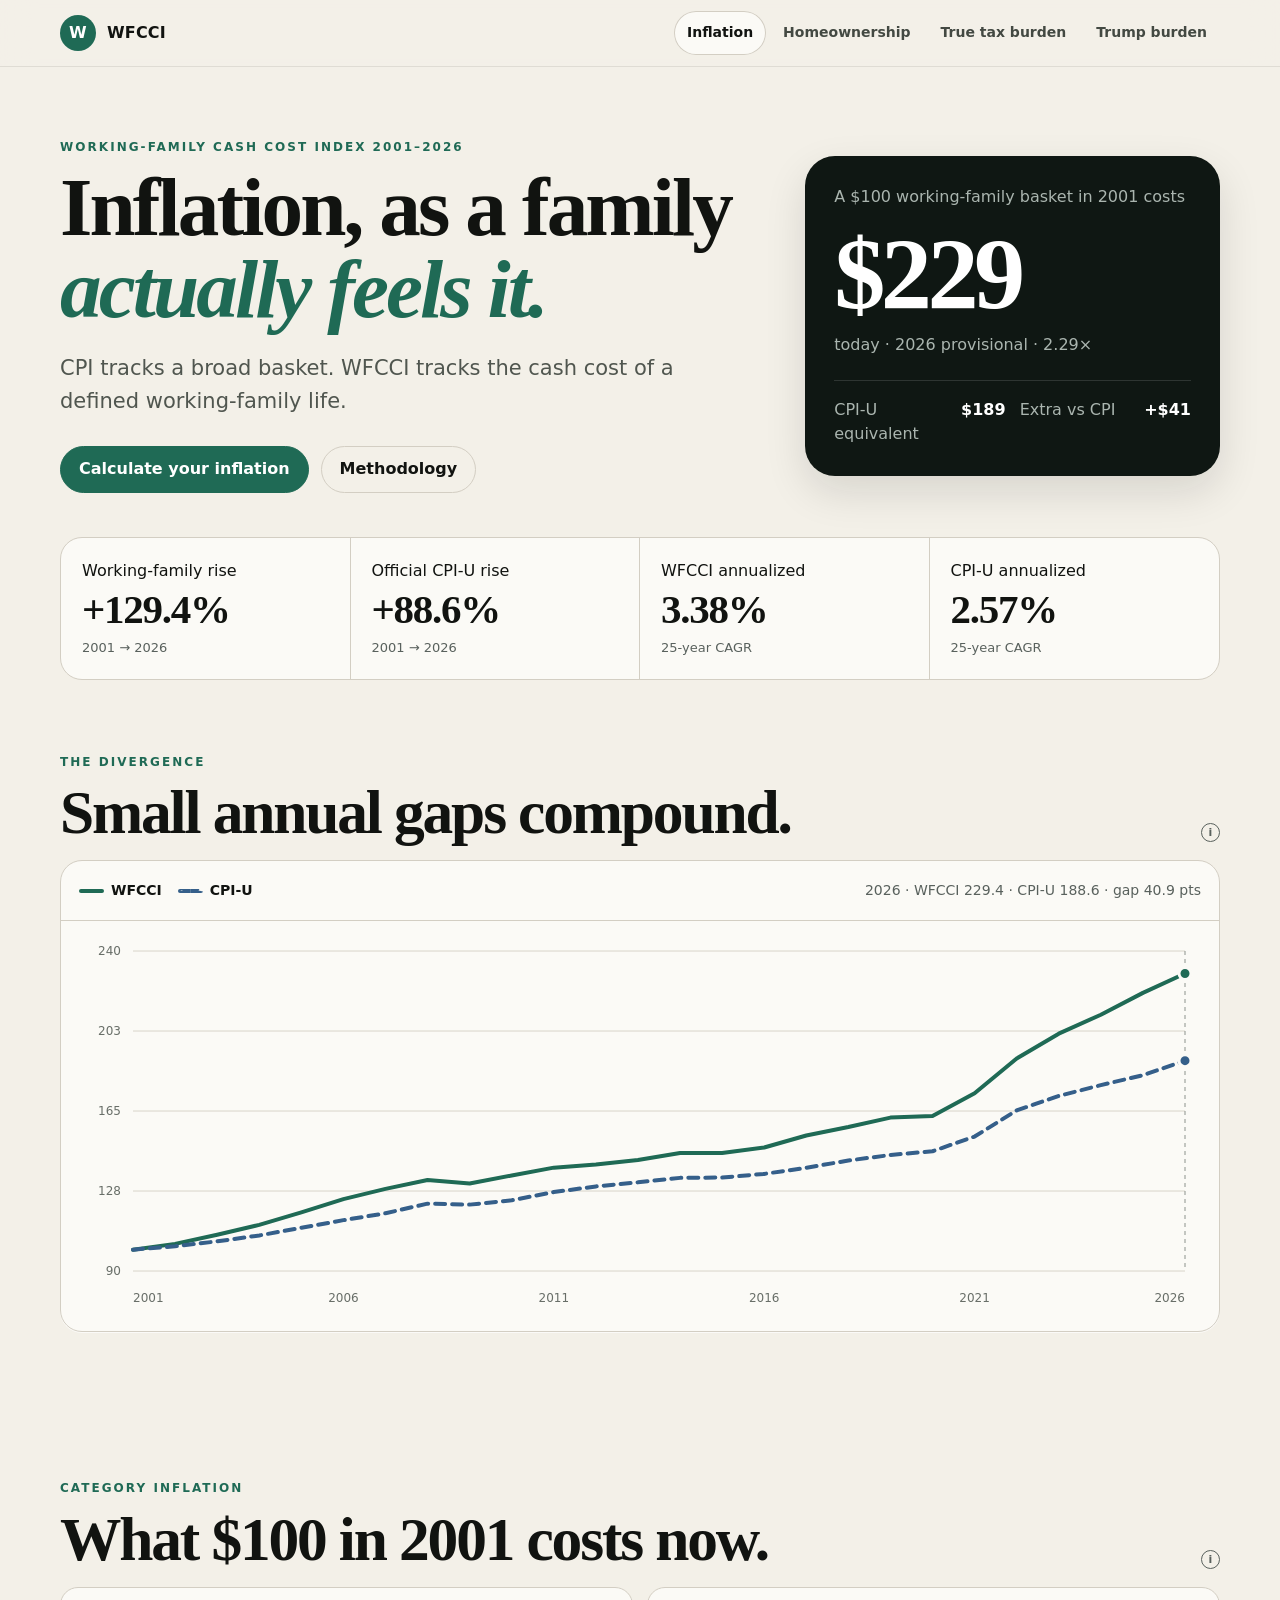
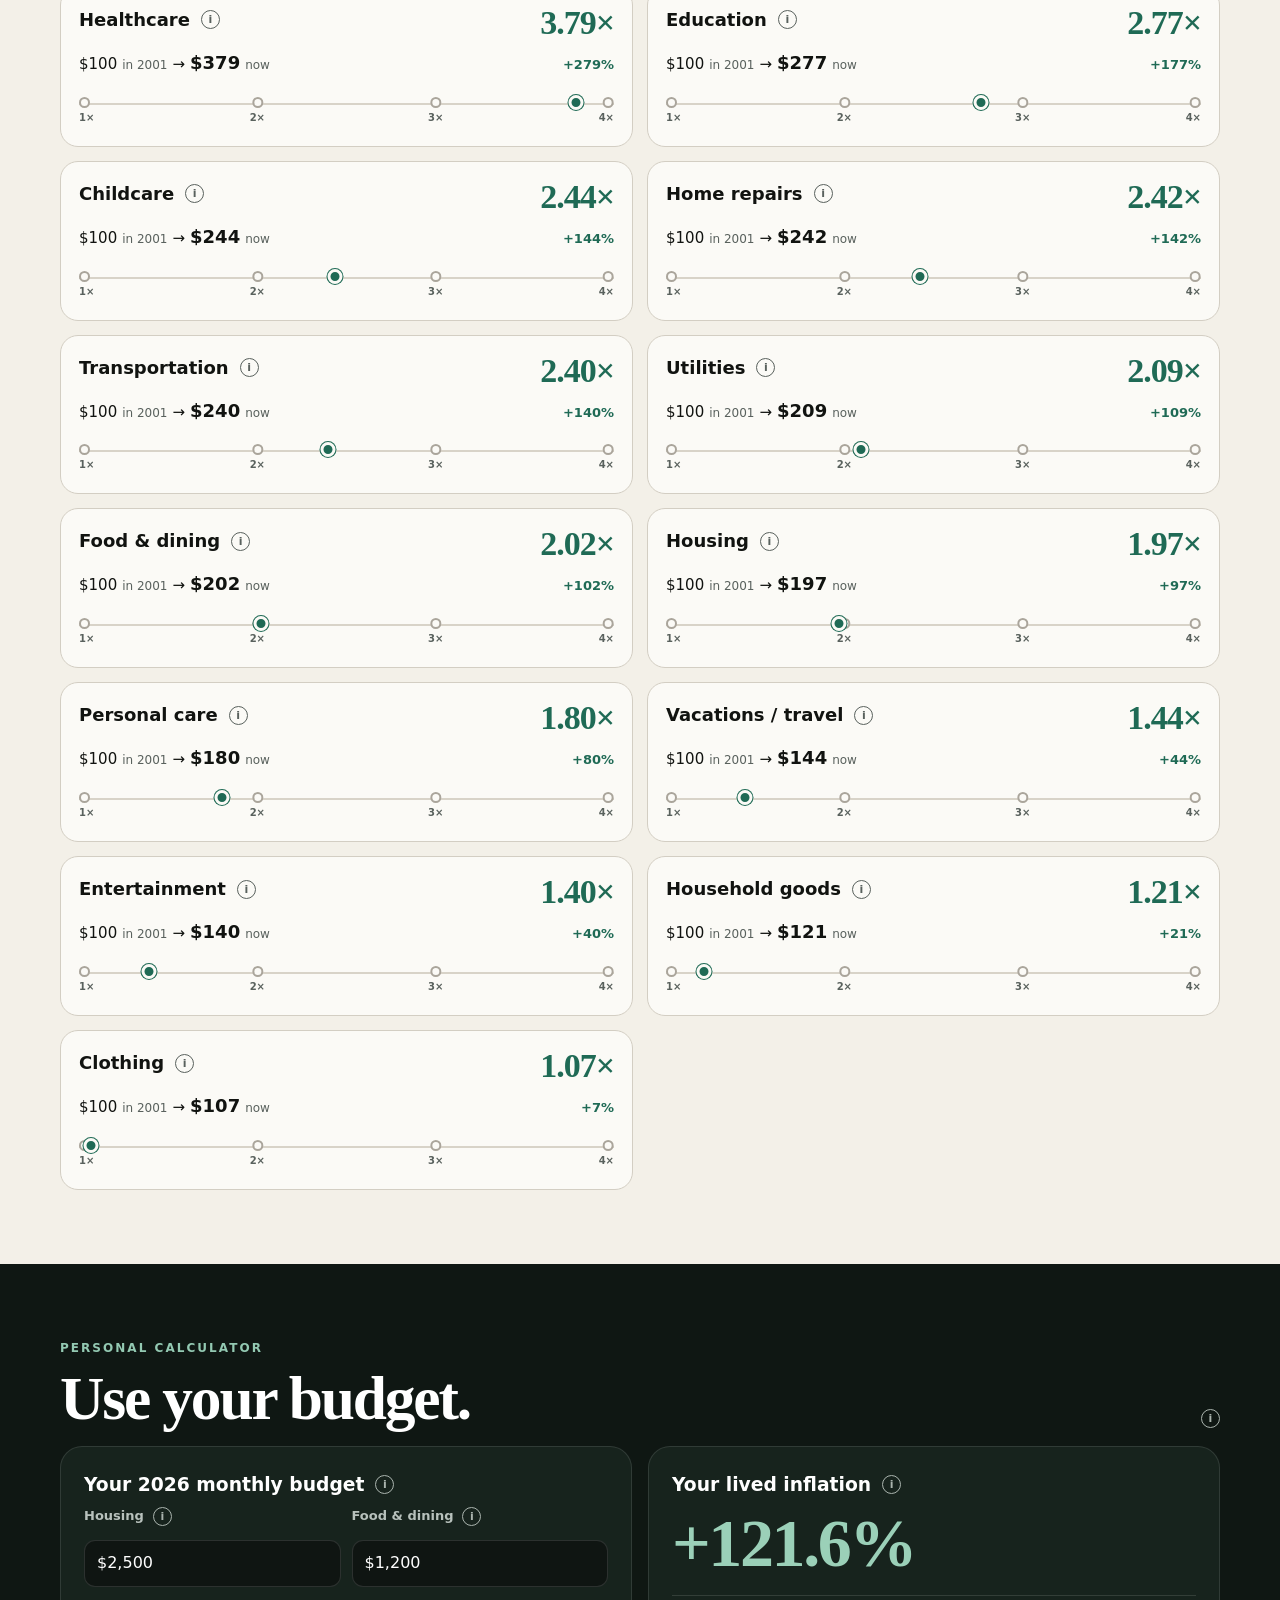
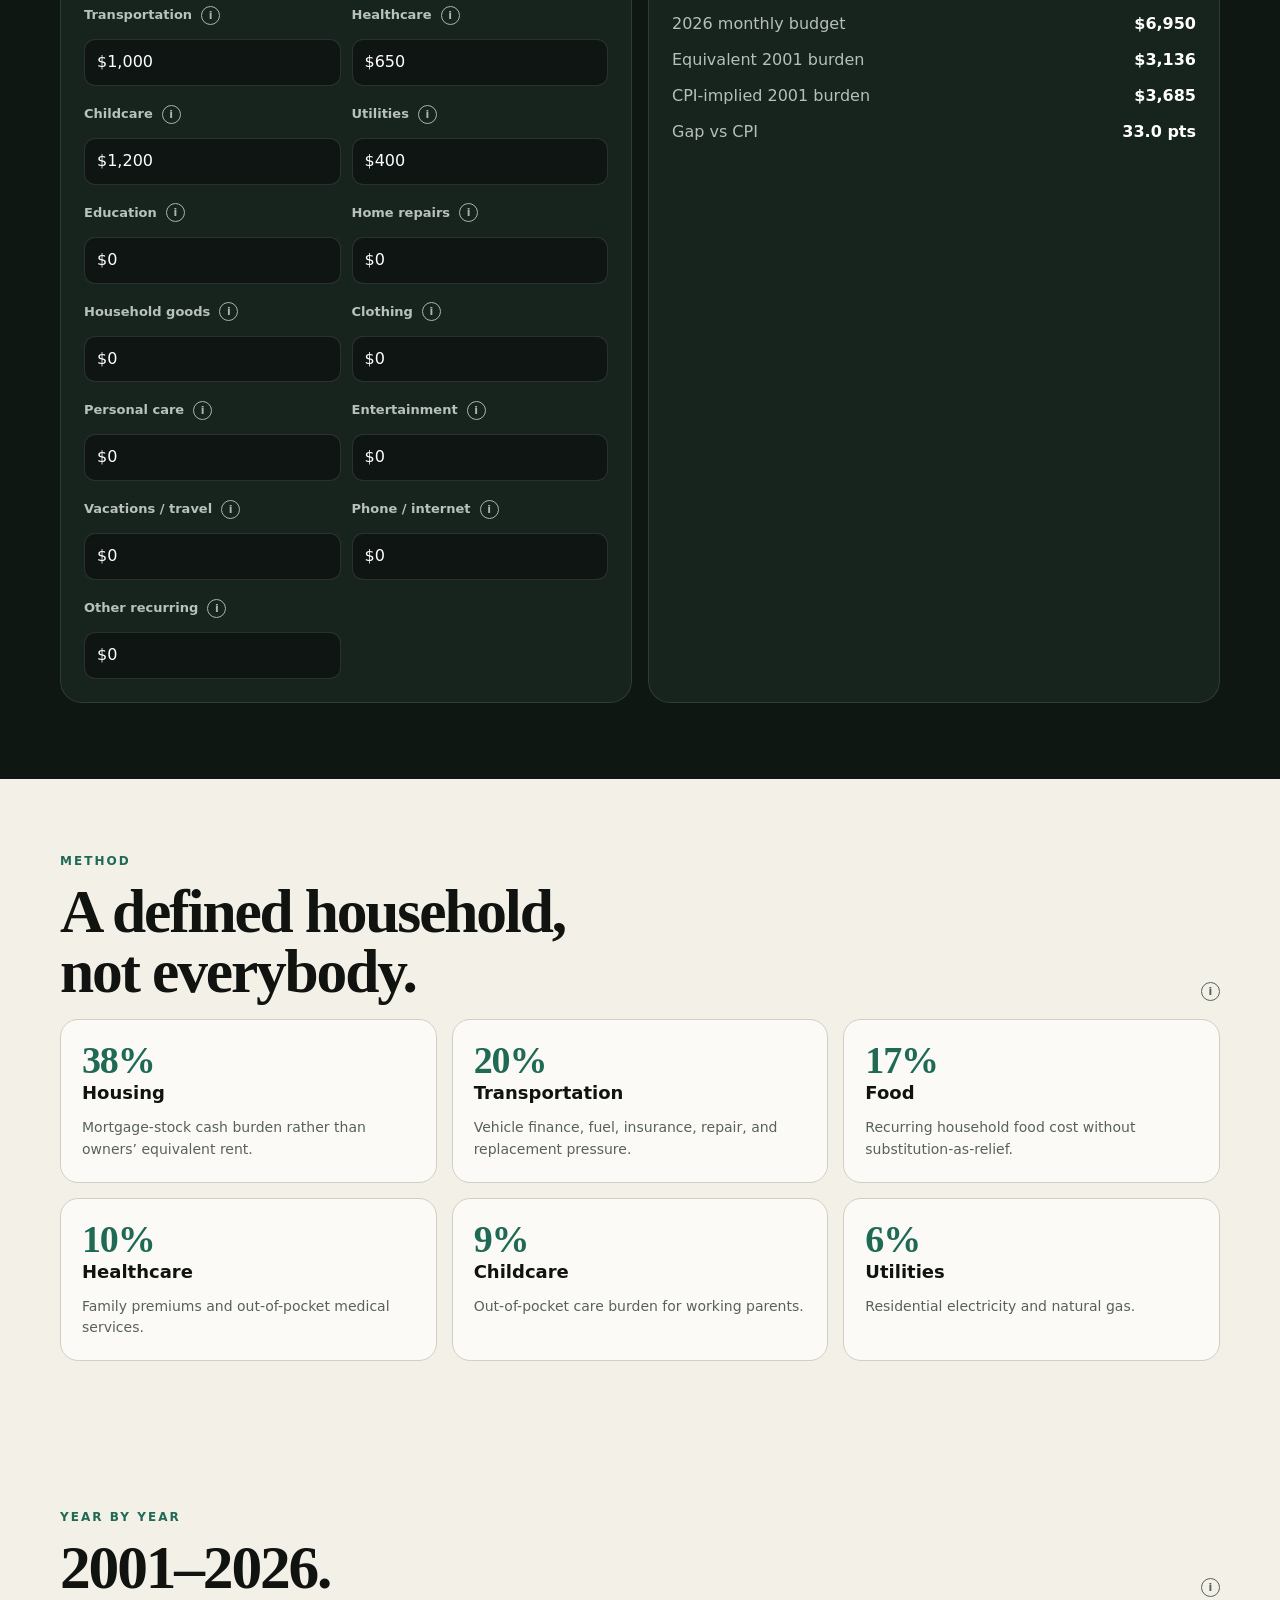
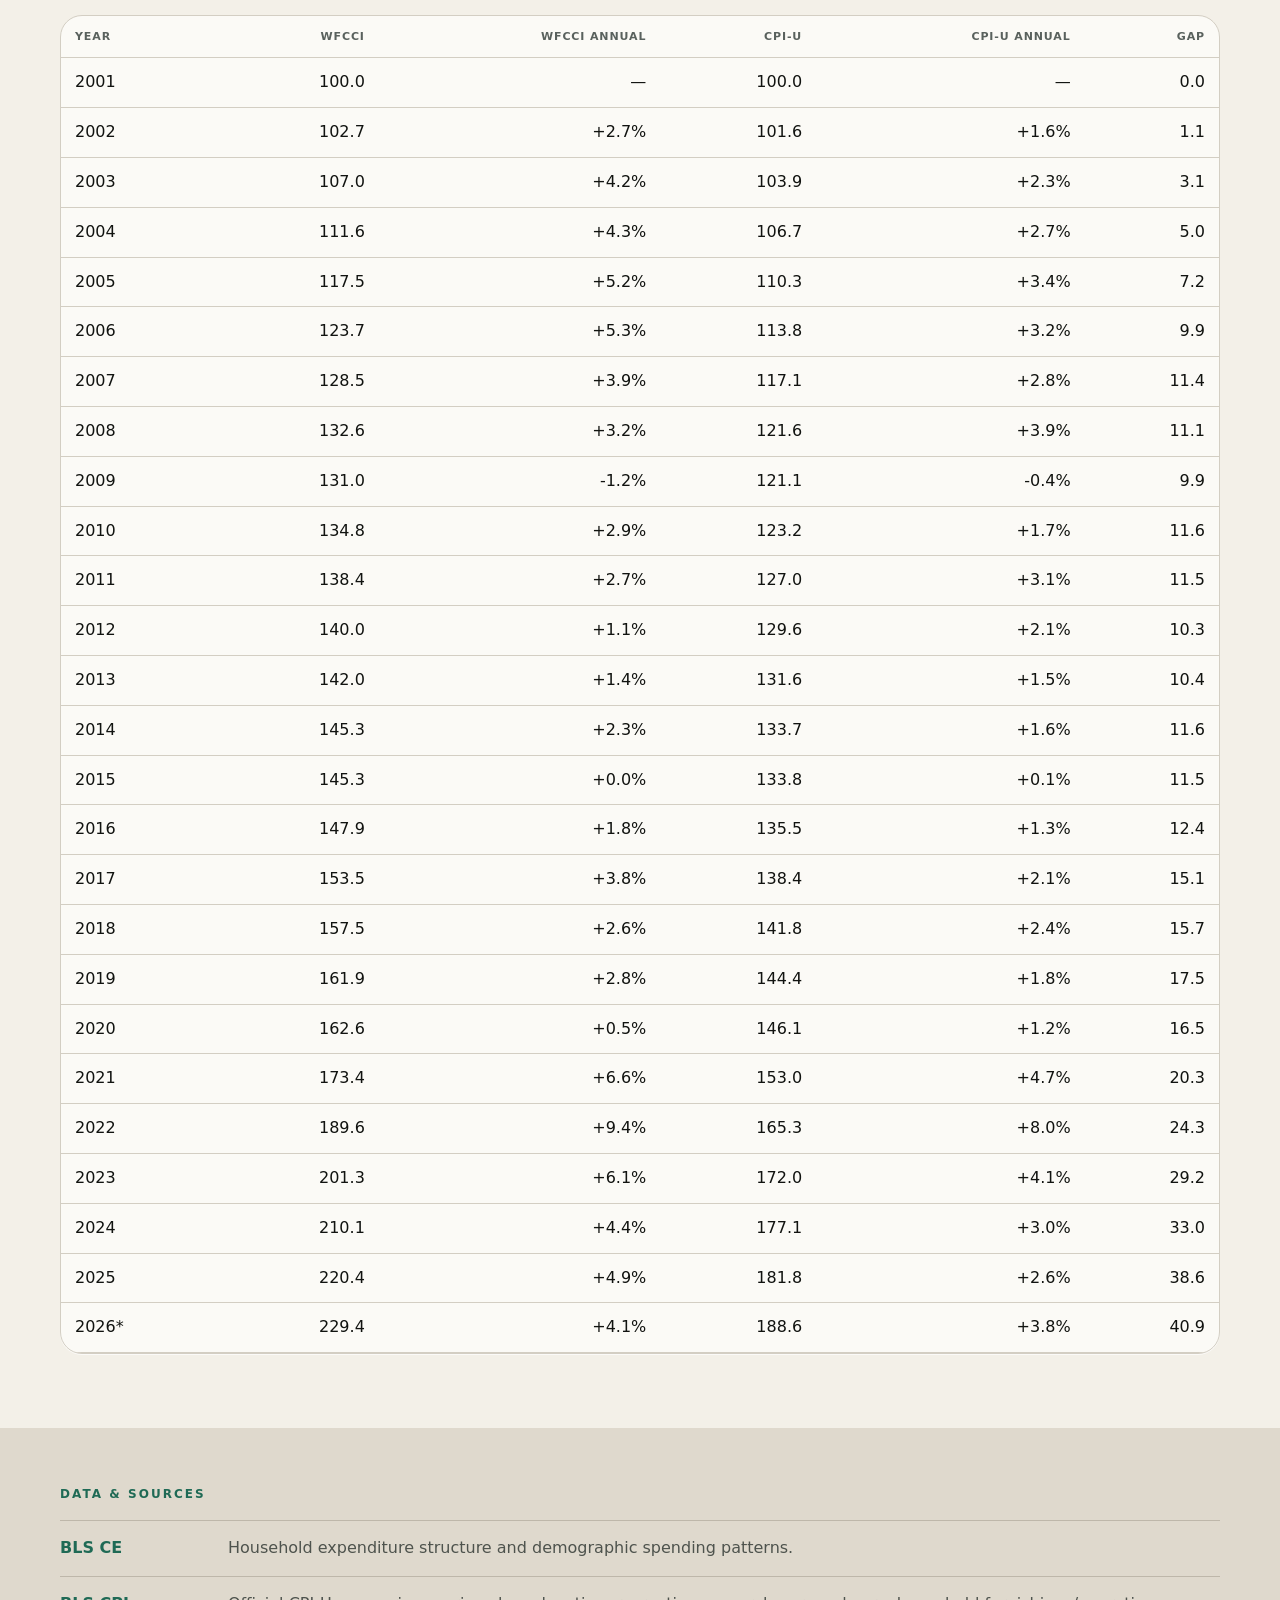
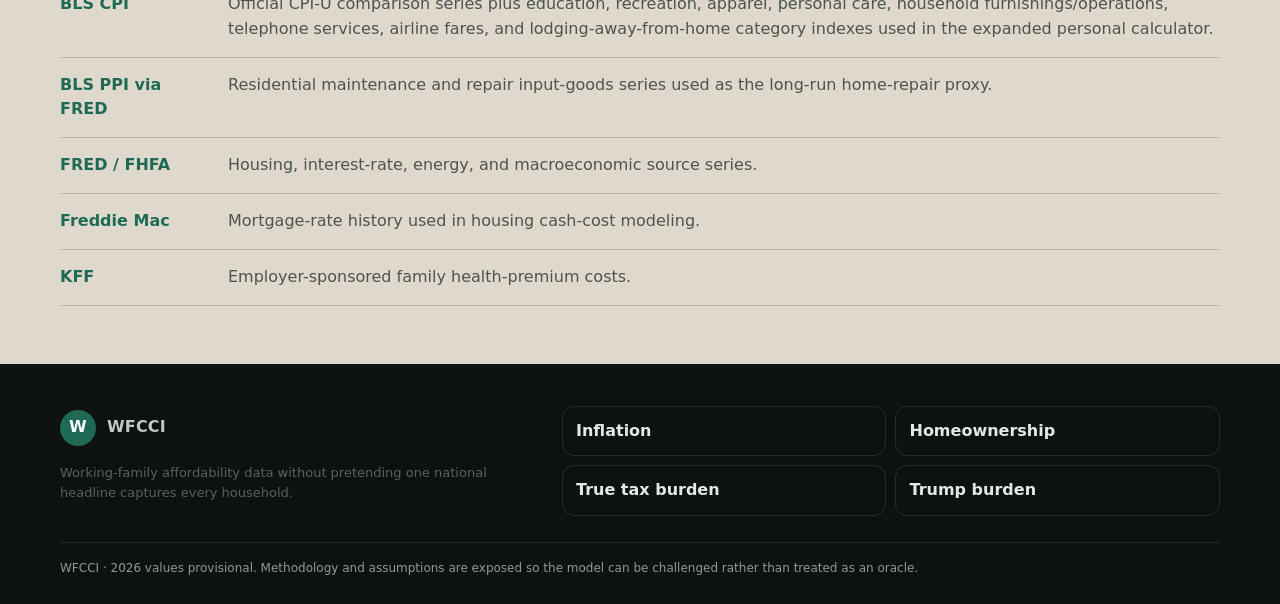
<file: index.html>
<!doctype html>
<html lang="en"><head><meta charset="utf-8"><meta name="viewport" content="width=device-width,initial-scale=1,viewport-fit=cover"><meta name="theme-color" content="#f3f0e8">
<title>WFCCI — Working-Family Cash Cost Index</title><meta name="description" content="Inflation as experienced by a working-age family with children and a mortgage.">
<link rel="stylesheet" href="/styles.css"></head>
<body>
<header class="site-header">
  <nav class="nav-main shell" aria-label="Primary">
    <a class="brand" href="/"><span class="brand-mark">W</span><span>WFCCI</span></a>
    <div class="desktop-nav">
      <a class="nav-link" aria-current="page" href="/">Inflation</a>
      <a class="nav-link" href="/homeownership.html">Homeownership</a>
      <a class="nav-link" href="/taxes.html">True tax burden</a>
      <a class="nav-link" href="/trump-cost.html">Trump burden</a>
    </div>
  </nav>
  <div class="mobile-tabs" aria-label="Site sections">
    <a class="nav-link" aria-current="page" href="/">Inflation</a><a class="nav-link" href="/homeownership.html">Homeownership</a><a class="nav-link" href="/taxes.html">Taxes</a><a class="nav-link" href="/trump-cost.html">Trump</a>
  </div>
</header>

<main>
<section class="hero shell">
  <div>
    <p class="kicker hero-kicker"><span>Working-Family Cash Cost Index</span><span class="kicker-years">2001–2026</span></p>
    <h1 class="display"><span>Inflation, as a family</span> <em>actually feels it.</em></h1>
    <p class="lead">CPI tracks a broad basket. WFCCI tracks the cash cost of a defined working-family life.</p>
    <div class="hero-actions"><a class="btn primary" href="#calculator">Calculate your inflation</a><a class="btn" href="#method">Methodology</a></div>
  </div>
  <aside class="hero-card" aria-label="2026 working-family cost summary">
    <div class="subtle">A $100 working-family basket in 2001 costs</div>
    <div class="hero-number">$229</div>
    <div class="subtle">today · 2026 provisional · 2.29×</div>
    <div class="hero-card-grid">
      <div><span class="subtle">CPI-U equivalent</span><strong>$189</strong></div>
      <div><span class="subtle">Extra vs CPI</span><strong>+$41</strong></div>
    </div>
  </aside>
</section>

<section class="shell metric-grid" aria-label="Key inflation statistics">
  <article class="metric"><span>Working-family rise</span><strong>+129.4%</strong><p>2001 → 2026</p></article>
  <article class="metric"><span>Official CPI-U rise</span><strong>+88.6%</strong><p>2001 → 2026</p></article>
  <article class="metric"><span>WFCCI annualized</span><strong>3.38%</strong><p>25-year CAGR</p></article>
  <article class="metric"><span>CPI-U annualized</span><strong>2.57%</strong><p>25-year CAGR</p></article>
</section>

<section class="section shell" id="data">
  <div class="compact-section-head"><div><p class="kicker">The divergence</p><h2 class="section-title">Small annual gaps compound.</h2></div><button class="note-trigger" type="button" aria-label="Chart method note" data-note="Both series use the same 2001 = 100 base. One axis, no truncated categorical bars, and no smoothing that invents data between years.">i</button></div>
  <div class="card chart-card">
    <div class="chart-toolbar"><div class="legend"><span class="legend-item"><i class="legend-line wf" aria-hidden="true"></i>WFCCI</span><span class="legend-item"><i class="legend-line cpi" aria-hidden="true"></i>CPI-U</span></div><div class="chart-note" id="inflationReadout">2026 values</div></div>
    <div class="chart-wrap"><svg id="inflationChart" viewBox="0 0 1000 390" role="img" aria-label="Line chart comparing WFCCI and CPI-U from 2001 through 2026"></svg></div>
    <div class="chart-scrubber"><input type="range" min="0" max="25" value="25" step="1" data-scrubber-for="inflationChart" aria-label="Select year shown in chart"></div>
  </div>
</section>

<section class="section shell">
  <div class="compact-section-head"><div><p class="kicker">Category inflation</p><h2 class="section-title">What $100 in 2001 costs now.</h2></div><button class="note-trigger" type="button" aria-label="Category comparison note" data-note="Each category is normalized to 2001 = 1×. The dots are fixed reference points at 1×, 2×, 3× and 4×; the green marker shows the category’s 2026 cost multiple.">i</button></div>
  <div class="driver-grid" id="categoryCards"></div>
</section>

<section class="dark-section" id="calculator">
  <div class="shell">
    <div class="compact-section-head"><div><p class="kicker">Personal calculator</p><h2 class="section-title">Use your budget.</h2></div><button class="note-trigger" type="button" aria-label="Calculator note" data-note="Enter current monthly spending. The calculator back-casts each category using its component index and compares the result with CPI-U.">i</button></div>
    <div class="grid-2 calculator-layout">
      <div class="dark-card"><div class="compact-head"><h3>Your 2026 monthly budget</h3><button class="note-trigger" type="button" aria-label="Budget category note" data-note="The personal calculator is intentionally broader than the six-category headline WFCCI. Added categories use BLS/FRED category indexes where a clean long-run series exists; transparent proxies are noted for travel, repairs, communications, and miscellaneous spending.">i</button></div><div class="field-grid budget-grid" id="budgetInputs"></div></div>
      <div class="dark-card output-first"><div class="compact-head"><h3>Your lived inflation</h3><button class="note-trigger" type="button" aria-label="Result note" data-note="Increase in the cash needed to support the same modeled footprint since 2001.">i</button></div><div class="result-big" id="personalInflation">—</div>
        <div class="result-list"><div class="result-row"><span>2026 monthly budget</span><strong id="currentBudget">—</strong></div><div class="result-row"><span>Equivalent 2001 burden</span><strong id="oldBudget">—</strong></div><div class="result-row"><span>CPI-implied 2001 burden</span><strong id="cpiBudget">—</strong></div><div class="result-row"><span>Gap vs CPI</span><strong id="personalGap">—</strong></div></div>
      </div>
    </div>
  </div>
</section>

<section class="section shell" id="method">
  <div class="compact-section-head"><div><p class="kicker">Method</p><h2 class="section-title">A defined household, not everybody.</h2></div><button class="note-trigger" type="button" aria-label="Household definition note" data-note="Target: non-retired working-age household, two parents, one or two children, homeowner with a mortgage, below the top income decile.">i</button></div>
  <div class="grid-3">
    <article class="info-card"><span class="big">38%</span><h3>Housing</h3><p>Mortgage-stock cash burden rather than owners’ equivalent rent.</p></article>
    <article class="info-card"><span class="big">20%</span><h3>Transportation</h3><p>Vehicle finance, fuel, insurance, repair, and replacement pressure.</p></article>
    <article class="info-card"><span class="big">17%</span><h3>Food</h3><p>Recurring household food cost without substitution-as-relief.</p></article>
    <article class="info-card"><span class="big">10%</span><h3>Healthcare</h3><p>Family premiums and out-of-pocket medical services.</p></article>
    <article class="info-card"><span class="big">9%</span><h3>Childcare</h3><p>Out-of-pocket care burden for working parents.</p></article>
    <article class="info-card"><span class="big">6%</span><h3>Utilities</h3><p>Residential electricity and natural gas.</p></article>
  </div>
</section>

<section class="section shell"><div class="compact-section-head"><div><p class="kicker">Year by year</p><h2 class="section-title">2001–2026.</h2></div><button class="note-trigger" type="button" aria-label="Table note" data-note="2026 is provisional. The table scrolls horizontally on small screens rather than compressing labels.">i</button></div><div class="card table-wrap"><table><thead><tr><th>Year</th><th>WFCCI</th><th>WFCCI annual</th><th>CPI-U</th><th>CPI-U annual</th><th>Gap</th></tr></thead><tbody id="inflationTable"></tbody></table></div></section>

<section class="source-section"><div class="shell"><p class="kicker">Data & sources</p><div class="source-list">
<a class="source-link" href="https://www.bls.gov/cex/" target="_blank" rel="noreferrer"><strong>BLS CE</strong><span>Household expenditure structure and demographic spending patterns.</span></a>
<a class="source-link" href="https://www.bls.gov/cpi/" target="_blank" rel="noreferrer"><strong>BLS CPI</strong><span>Official CPI-U comparison series plus education, recreation, apparel, personal care, household furnishings/operations, telephone services, airline fares, and lodging-away-from-home category indexes used in the expanded personal calculator.</span></a>
<a class="source-link" href="https://fred.stlouisfed.org/series/WPUIP2321001" target="_blank" rel="noreferrer"><strong>BLS PPI via FRED</strong><span>Residential maintenance and repair input-goods series used as the long-run home-repair proxy.</span></a>
<a class="source-link" href="https://fred.stlouisfed.org/" target="_blank" rel="noreferrer"><strong>FRED / FHFA</strong><span>Housing, interest-rate, energy, and macroeconomic source series.</span></a>
<a class="source-link" href="https://www.freddiemac.com/pmms" target="_blank" rel="noreferrer"><strong>Freddie Mac</strong><span>Mortgage-rate history used in housing cash-cost modeling.</span></a>
<a class="source-link" href="https://www.kff.org/health-costs/" target="_blank" rel="noreferrer"><strong>KFF</strong><span>Employer-sponsored family health-premium costs.</span></a>
</div></div></section>
</main>

<footer class="site-footer"><div class="shell"><div class="footer-grid"><div><a class="brand" href="/"><span class="brand-mark">W</span><span>WFCCI</span></a><p class="small">Working-family affordability data without pretending one national headline captures every household.</p></div><nav class="footer-nav" aria-label="Footer"><a href="/">Inflation</a><a href="/homeownership.html">Homeownership</a><a href="/taxes.html">True tax burden</a><a href="/trump-cost.html">Trump burden</a></nav></div><div class="footer-note">WFCCI · 2026 values provisional. Methodology and assumptions are exposed so the model can be challenged rather than treated as an oracle.</div></div></footer>

<script src="/site.js"></script>
<script>
const rows=[[2001,100,null,100,null],[2002,102.7064,2.7064,101.5810,1.5810],[2003,106.9947,4.1754,103.8961,2.2790],[2004,111.6290,4.3313,106.6629,2.6630],[2005,117.4873,5.2479,110.2767,3.3880],[2006,123.7104,5.2968,113.8340,3.2258],[2007,128.4957,3.8682,117.0525,2.8274],[2008,132.6393,3.2247,121.5697,3.8591],[2009,131.0131,-1.2261,121.1180,-.3716],[2010,134.7657,2.8643,123.1508,1.6783],[2011,138.4429,2.7286,126.9904,3.1178],[2012,139.9701,1.1031,129.6443,2.0898],[2013,141.9923,1.4448,131.5641,1.4808],[2014,145.2986,2.3285,133.6533,1.5880],[2015,145.3268,.0194,133.8227,.1267],[2016,147.8925,1.7655,135.5167,1.2658],[2017,153.5081,3.7971,138.3964,2.125],[2018,157.4774,2.5858,141.7843,2.448],[2019,161.9114,2.8156,144.3817,1.8319],[2020,162.6463,.4539,146.1321,1.2124],[2021,173.3507,6.5814,153.0209,4.7141],[2022,189.6149,9.3823,165.2739,8.0074],[2023,201.2514,6.1369,172.0497,4.0998],[2024,210.1369,4.4151,177.1316,2.9537],[2025,220.3632,4.8665,181.7617,2.614],[2026,229.4463,4.1219,188.594,3.7589]];
const chartRows=rows.map(r=>({label:String(r[0]),wf:r[1],cpi:r[3]}));
WF.lineChart(document.getElementById("inflationChart"),chartRows,[{key:"wf",color:"#1f6a55"},{key:"cpi",color:"#355f8a",dash:"10 7"}],{yMin:90,yMax:240,onFocus:r=>document.getElementById("inflationReadout").textContent=r.label+" · WFCCI "+r.wf.toFixed(1)+" · CPI-U "+r.cpi.toFixed(1)+" · gap "+(r.wf-r.cpi).toFixed(1)+" pts"});
const budgetCats={
  housing:{label:"Housing",index:196.9,def:2500,note:"Mortgage/rent cash burden and housing-cost pressure; home repairs are entered separately below."},
  food:{label:"Food & dining",index:202.0,def:1200,note:"Groceries and food away from home."},
  transportation:{label:"Transportation",index:239.7,def:1000,note:"Vehicle finance, fuel, auto insurance, maintenance, transit, and replacement pressure."},
  healthcare:{label:"Healthcare",index:378.5,def:650,note:"Premiums plus out-of-pocket medical spending."},
  childcare:{label:"Childcare",index:243.7,def:1200,note:"Daycare, after-school care, and other paid care needed for work."},
  utilities:{label:"Utilities",index:209.1,def:400,note:"Electricity, natural gas, water/sewer, and similar household utilities."},
  education:{label:"Education",index:276.5,def:0,note:"BLS education CPI, Jan. 2001 to Jul. 2026."},
  homeRepairs:{label:"Home repairs",index:242.2,def:0,note:"Residential maintenance/repair input-goods PPI proxy, Jan. 2001 to Jun. 2026. Labor/service data do not have a comparable full 2001–2026 series."},
  householdGoods:{label:"Household goods",index:121.2,def:0,note:"BLS household furnishings and operations CPI, Jan. 2001 to Jul. 2026."},
  clothing:{label:"Clothing",index:107.0,def:0,note:"BLS apparel CPI, Jan. 2001 to Jul. 2026."},
  personalCare:{label:"Personal care",index:180.3,def:0,note:"BLS personal-care CPI, Jan. 2001 to Jul. 2026."},
  entertainment:{label:"Entertainment",index:139.5,def:0,note:"BLS recreation CPI, Jan. 2001 to Jul. 2026."},
  vacations:{label:"Vacations / travel",index:144.3,def:0,note:"Transparent 50/50 blend of BLS airline-fare and lodging-away-from-home indexes, Jan. 2001 to Jul. 2026."},
  communications:{label:"Phone / internet",index:92.5,def:0,note:"Telephone-services CPI proxy across the full period. Long-run internet-access data do not extend back to 2001, so this is intentionally labeled a proxy."},
  other:{label:"Other recurring",index:188.6,def:0,note:"Fallback to CPI-U for recurring household spending that does not fit a more specific category."}
};
const driverKeys=["healthcare","education","childcare","homeRepairs","transportation","utilities","food","housing","personalCare","vacations","entertainment","householdGoods","clothing"];
const driverCards=driverKeys.map(key=>({key,...budgetCats[key]})).sort((a,b)=>b.index-a.index);
document.getElementById("categoryCards").innerHTML=driverCards.map(c=>{
  const multiple=c.index/100;
  const pctChange=(multiple-1)*100;
  const marker=Math.max(0,Math.min(100,(multiple-1)/3*100));
  return '<article class="driver-card">'+
    '<div class="driver-top"><div class="compact-head"><h3>'+c.label+'</h3>'+WF.note(c.note,c.label+" methodology")+'</div><strong class="driver-multiple">'+multiple.toFixed(2)+'×</strong></div>'+
    '<div class="driver-dollar">$100 <span>in 2001</span> → <strong>$'+Math.round(c.index)+'</strong> <span>now</span><em>'+(pctChange>=0?"+":"")+pctChange.toFixed(0)+'%</em></div>'+
    '<div class="driver-scale" aria-label="'+c.label+' cost multiple '+multiple.toFixed(2)+' times the 2001 level">'+
      '<div class="driver-track"></div>'+
      '<span class="driver-tick tick-1"><i></i><b>1×</b></span>'+
      '<span class="driver-tick tick-2"><i></i><b>2×</b></span>'+
      '<span class="driver-tick tick-3"><i></i><b>3×</b></span>'+
      '<span class="driver-tick tick-4"><i></i><b>4×</b></span>'+
      '<span class="driver-marker" style="left:'+marker.toFixed(2)+'%"></span>'+
    '</div>'+
  '</article>';
}).join("");
document.getElementById("budgetInputs").innerHTML=Object.entries(budgetCats).map(([k,c])=>'<div class="field"><label for="b-'+k+'">'+c.label+' '+WF.note(c.note,c.label+" methodology")+'</label><input id="b-'+k+'" data-cat="'+k+'" data-money type="text" inputmode="decimal" value="'+c.def+'"></div>').join("");
function updateBudget(){const inputs=[...document.querySelectorAll("#budgetInputs input")],vals=Object.fromEntries(inputs.map(i=>[i.dataset.cat,Math.max(0,WF.value(i))]));const cur=Object.values(vals).reduce((a,b)=>a+b,0);let old=0;for(const [k,v] of Object.entries(vals))old+=v/(budgetCats[k].index/100);const infl=cur&&old?(cur/old-1)*100:0,cpiOld=cur/1.88594;document.getElementById("personalInflation").textContent=WF.pct(infl);document.getElementById("currentBudget").textContent=WF.money(cur);document.getElementById("oldBudget").textContent=WF.money(old);document.getElementById("cpiBudget").textContent=WF.money(cpiOld);document.getElementById("personalGap").textContent=(infl-88.594).toFixed(1)+" pts"}
WF.bindMoneyInputs(document);WF.initNotes();document.querySelectorAll("#budgetInputs input").forEach(i=>i.addEventListener("input",updateBudget));updateBudget();
document.getElementById("inflationTable").innerHTML=rows.map(r=>'<tr><td>'+r[0]+(r[0]===2026?'*':'')+'</td><td>'+r[1].toFixed(1)+'</td><td>'+(r[2]==null?'—':WF.pct(r[2]))+'</td><td>'+r[3].toFixed(1)+'</td><td>'+(r[4]==null?'—':WF.pct(r[4]))+'</td><td>'+(r[1]-r[3]).toFixed(1)+'</td></tr>').join("");
</script>
</body></html>
</file>
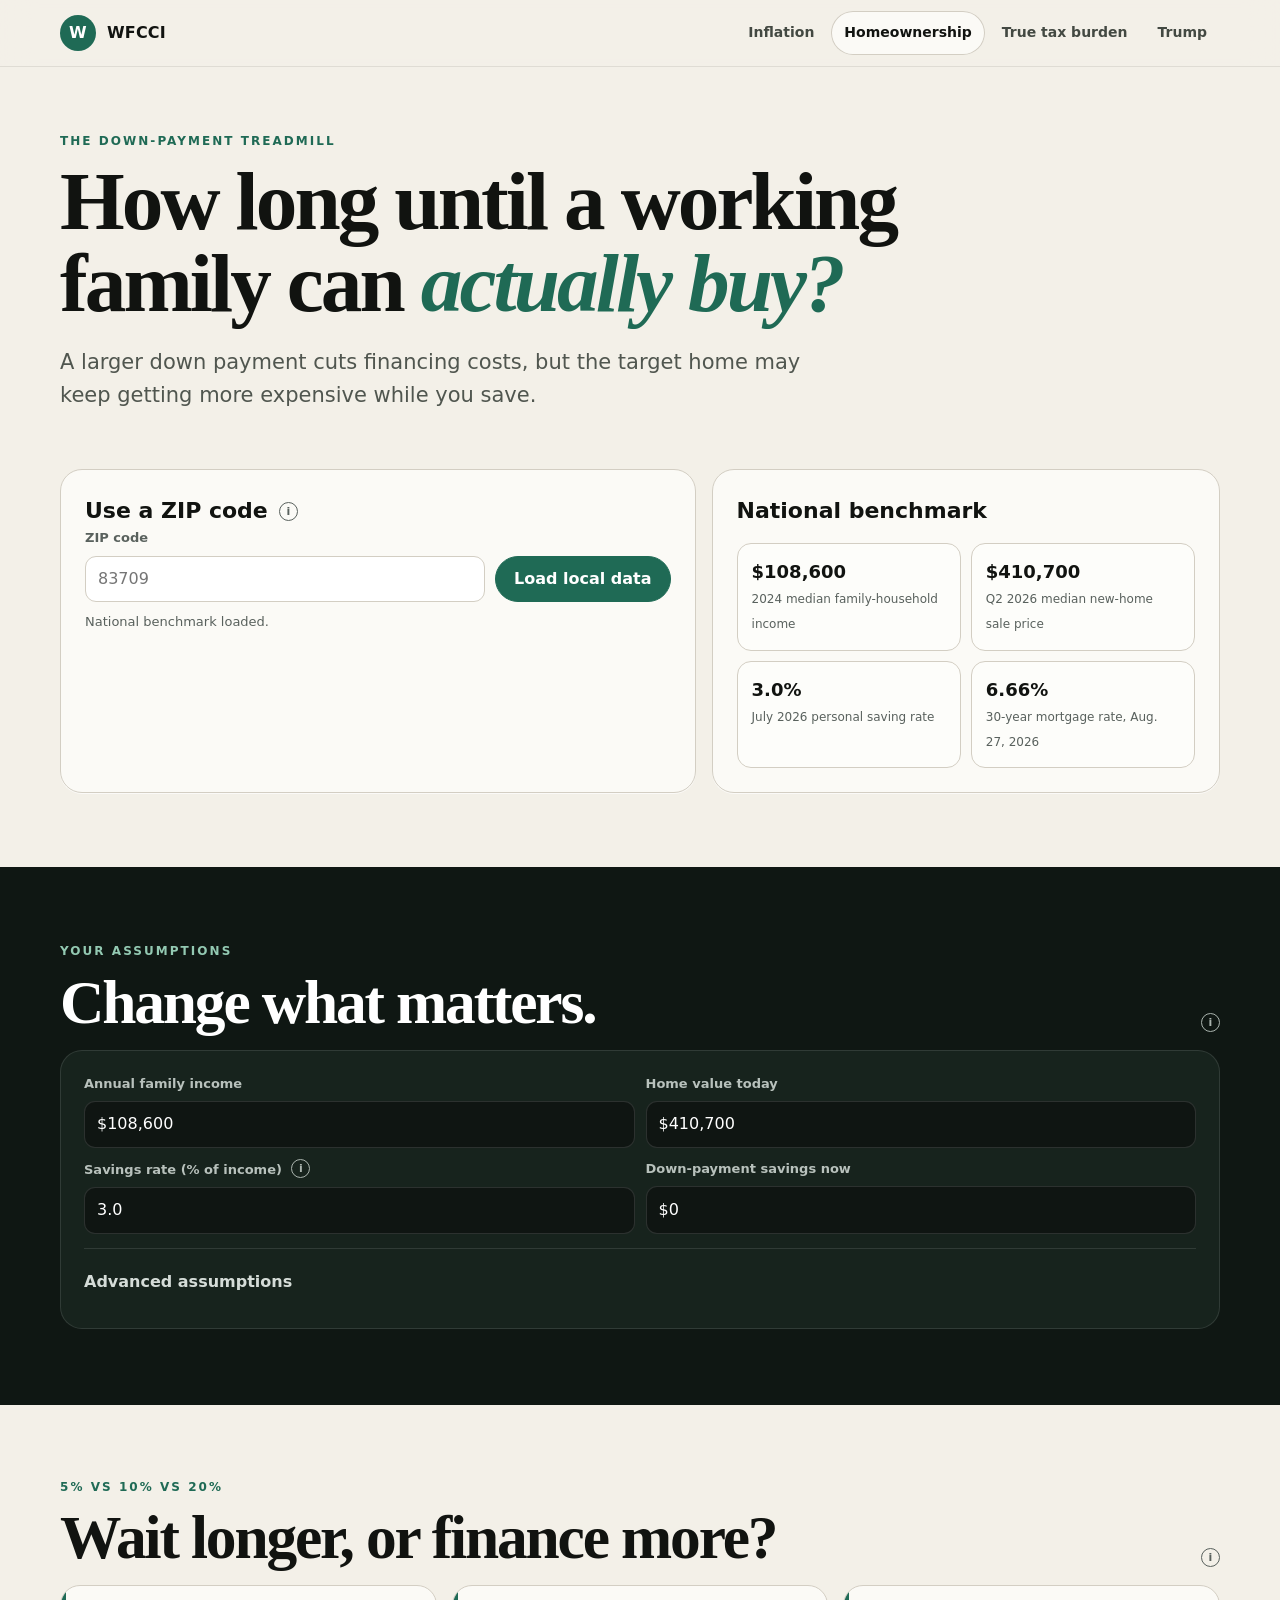
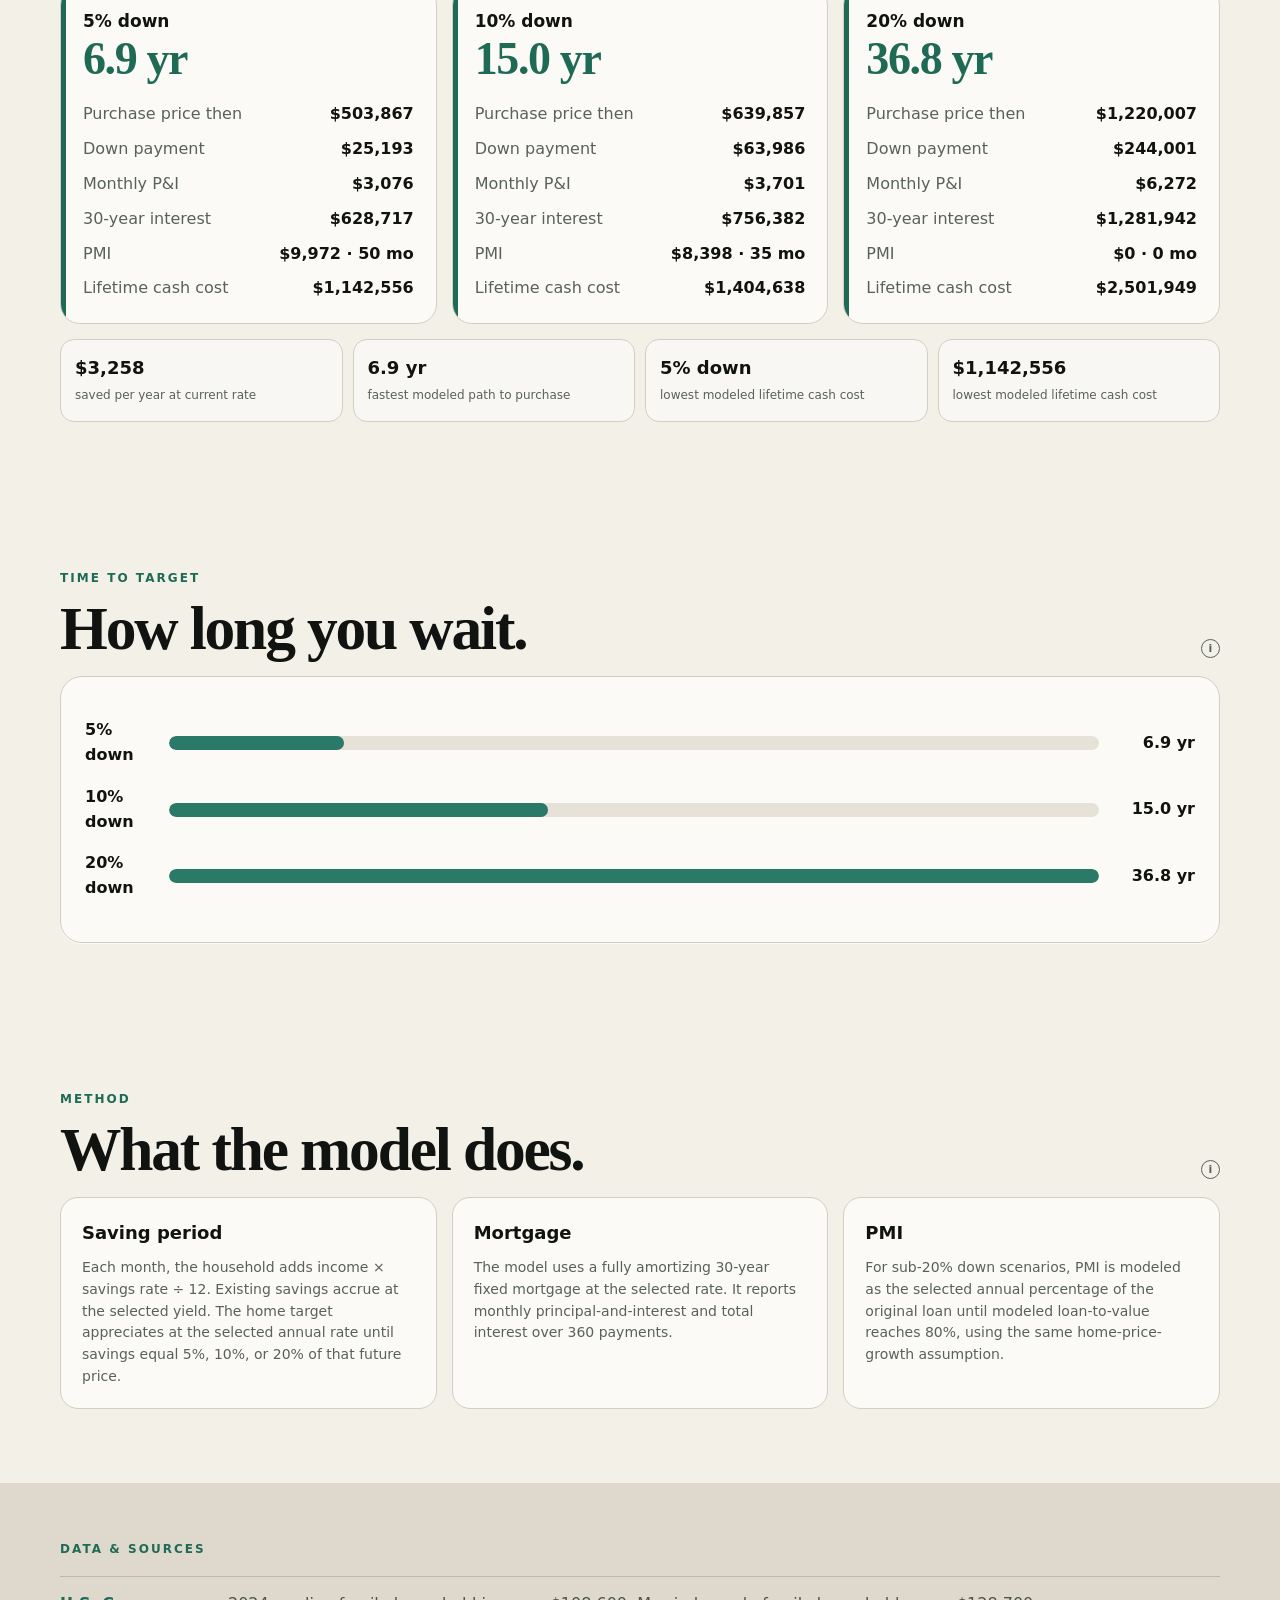
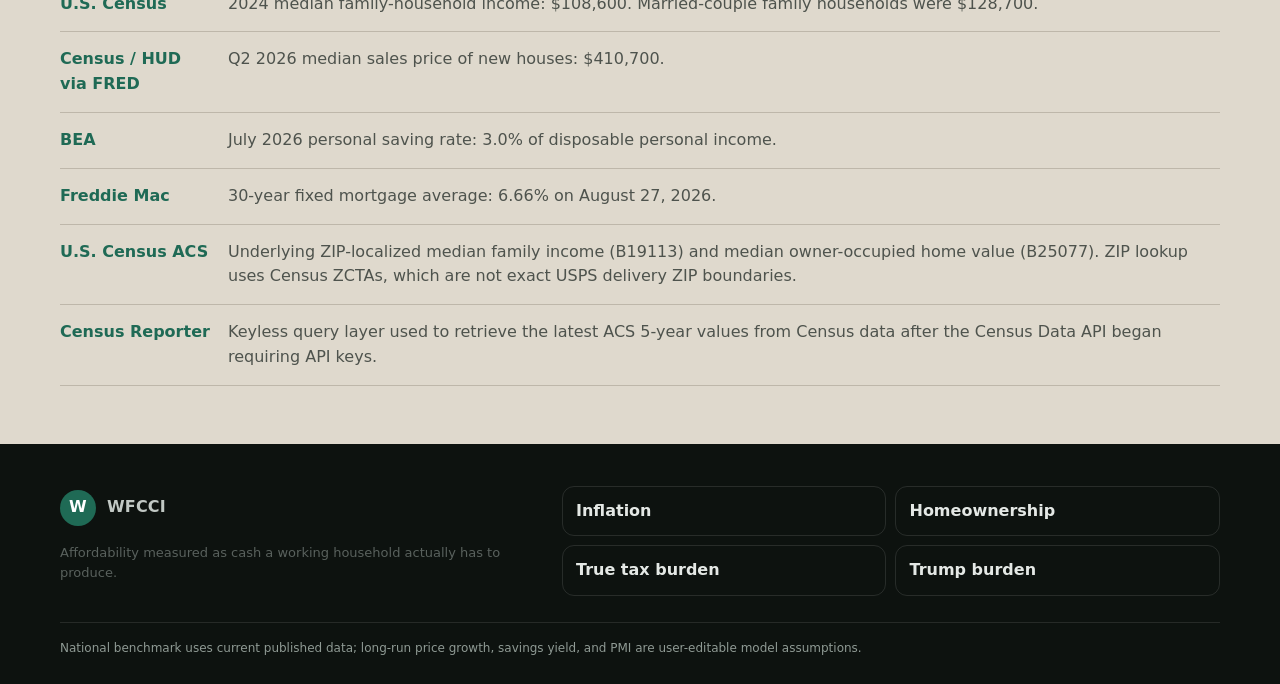
<file: homeownership.html>
<!doctype html>
<html lang="en"><head><meta charset="utf-8"><meta name="viewport" content="width=device-width,initial-scale=1,viewport-fit=cover"><meta name="theme-color" content="#f3f0e8">
<title>Homeownership — WFCCI</title><meta name="description" content="How long a working family needs to save for 5%, 10%, or 20% down, and what waiting does to the lifetime cash cost of a home.">
<link rel="stylesheet" href="/styles.css"></head>
<body>
<header class="site-header">
<nav class="nav-main shell" aria-label="Primary"><a class="brand" href="/"><span class="brand-mark">W</span><span>WFCCI</span></a><div class="desktop-nav"><a class="nav-link" href="/">Inflation</a><a class="nav-link" aria-current="page" href="/homeownership.html">Homeownership</a><a class="nav-link" href="/taxes.html">True tax burden</a><a class="nav-link" href="/trump-cost.html">Trump</a></div></nav>
<div class="mobile-tabs" aria-label="Site sections"><a class="nav-link" href="/">Inflation</a><a class="nav-link" aria-current="page" href="/homeownership.html">Homeownership</a><a class="nav-link" href="/taxes.html">Taxes</a><a class="nav-link" href="/trump-cost.html">Trump</a></div>
</header>

<main>
<section class="page-intro shell">
<p class="kicker">The down-payment treadmill</p>
<h1 class="display">How long until a working family can <em>actually buy?</em></h1>
<p class="lead">A larger down payment cuts financing costs, but the target home may keep getting more expensive while you save.</p>
</section>

<section class="section shell" style="padding-top:24px">
<div class="control-panel">
<div class="card card-pad">
<div class="compact-head"><h2 style="font-size:22px">Use a ZIP code</h2><button class="note-trigger" type="button" aria-label="ZIP data note" data-note="Loads the latest available ACS 5-year median owner-occupied home value and median family income for the Census ZIP Code Tabulation Area. ZCTAs approximate, but do not exactly equal, USPS ZIP boundaries.">i</button></div>
<div class="inline-form"><div class="light-field"><label for="zip">ZIP code</label><input id="zip" inputmode="numeric" autocomplete="postal-code" maxlength="5" placeholder="83709"></div><button class="btn primary" id="zipBtn" type="button">Load local data</button></div>
<div class="status" id="zipStatus">National benchmark loaded.</div>
</div>
<div class="card card-pad">
<h2 style="margin:0 0 8px;font-size:22px">National benchmark</h2>
<div class="assumption-strip" style="grid-template-columns:1fr 1fr">
<div class="assumption"><strong>$108,600</strong><span>2024 median family-household income</span></div>
<div class="assumption"><strong>$410,700</strong><span>Q2 2026 median new-home sale price</span></div>
<div class="assumption"><strong>3.0%</strong><span>July 2026 personal saving rate</span></div>
<div class="assumption"><strong>6.66%</strong><span>30-year mortgage rate, Aug. 27, 2026</span></div>
</div>
</div>
</div>
</section>

<section class="dark-section">
<div class="shell">
<div class="compact-section-head"><div><p class="kicker">Your assumptions</p><h2 class="section-title">Change what matters.</h2></div><button class="note-trigger" type="button" aria-label="Assumption note" data-note="Defaults use current national source data plus explicit forecasting assumptions: 3% annual home-price growth, 3.5% yield on down-payment savings, and 0.5% annual PMI on the original loan until modeled LTV reaches 80%.">i</button></div>
<div class="dark-card">
<div class="field-grid">
<div class="field"><label for="income">Annual family income</label><input id="income" data-money type="text" inputmode="decimal" value="108600"></div>
<div class="field"><label for="homePrice">Home value today</label><input id="homePrice" data-money type="text" inputmode="decimal" value="410700"></div>
<div class="field"><label for="saveRate">Savings rate (% of income) <button class="note-trigger" type="button" aria-label="Savings rate note" data-note="BEA’s 3.0% personal saving rate is measured against disposable income, not gross family income. This field remains editable because applying it directly to gross income is somewhat optimistic.">i</button></label><input id="saveRate" type="number" min="0" max="100" step=".1" value="3.0"></div>
<div class="field"><label for="startingSavings">Down-payment savings now</label><input id="startingSavings" data-money type="text" inputmode="decimal" value="0"></div>
</div>
<details class="advanced"><summary>Advanced assumptions</summary><div class="field-grid">
<div class="field"><label for="mortgageRate">30-year mortgage rate</label><input id="mortgageRate" type="number" min="0" max="20" step=".01" value="6.66"></div>
<div class="field"><label for="priceGrowth">Annual home-price growth</label><input id="priceGrowth" type="number" min="-10" max="20" step=".1" value="3.0"></div>
<div class="field"><label for="savingsYield">Savings yield</label><input id="savingsYield" type="number" min="0" max="20" step=".1" value="3.5"></div>
<div class="field"><label for="pmiRate">PMI rate</label><input id="pmiRate" type="number" min="0" max="5" step=".05" value=".50"></div>
</div></details>
</div>
</div>
</section>

<section class="section shell">
<div class="compact-section-head"><div><p class="kicker">5% vs 10% vs 20%</p><h2 class="section-title">Wait longer, or finance more?</h2></div><button class="note-trigger" type="button" aria-label="Lifetime cash cost note" data-note="Lifetime cash cost = down payment + 30 years of principal and interest + modeled PMI. Property tax, insurance, maintenance, selling costs, and opportunity cost are excluded because they are not financing differences among these down-payment choices.">i</button></div>
<div class="scenario-grid" id="scenarioGrid"></div>
<div class="assumption-strip" id="summaryStrip"></div>
</section>

<section class="section shell">
<div class="compact-section-head"><div><p class="kicker">Time to target</p><h2 class="section-title">How long you wait.</h2></div><button class="note-trigger" type="button" aria-label="Savings chart note" data-note="Bars begin at zero. The target home price grows during the saving period and the down-payment balance earns the selected yield.">i</button></div>
<div class="card card-pad"><div id="saveBars"></div></div>
</section>

<section class="section shell" id="method">
<div class="compact-section-head"><div><p class="kicker">Method</p><h2 class="section-title">What the model does.</h2></div><button class="note-trigger" type="button" aria-label="Method note" data-note="The target home price is not frozen. Inputs that materially change the financing result are exposed above.">i</button></div>
<div class="grid-3">
<article class="info-card"><h3>Saving period</h3><p>Each month, the household adds income × savings rate ÷ 12. Existing savings accrue at the selected yield. The home target appreciates at the selected annual rate until savings equal 5%, 10%, or 20% of that future price.</p></article>
<article class="info-card"><h3>Mortgage</h3><p>The model uses a fully amortizing 30-year fixed mortgage at the selected rate. It reports monthly principal-and-interest and total interest over 360 payments.</p></article>
<article class="info-card"><h3>PMI</h3><p>For sub-20% down scenarios, PMI is modeled as the selected annual percentage of the original loan until modeled loan-to-value reaches 80%, using the same home-price-growth assumption.</p></article>
</div>

</section>

<section class="source-section"><div class="shell"><p class="kicker">Data & sources</p><div class="source-list">
<a class="source-link" href="https://www.census.gov/library/publications/2025/demo/p60-286.html" target="_blank" rel="noreferrer"><strong>U.S. Census</strong><span>2024 median family-household income: $108,600. Married-couple family households were $128,700.</span></a>
<a class="source-link" href="https://fred.stlouisfed.org/series/MSPUS" target="_blank" rel="noreferrer"><strong>Census / HUD via FRED</strong><span>Q2 2026 median sales price of new houses: $410,700.</span></a>
<a class="source-link" href="https://www.bea.gov/data/income-saving/personal-saving-rate" target="_blank" rel="noreferrer"><strong>BEA</strong><span>July 2026 personal saving rate: 3.0% of disposable personal income.</span></a>
<a class="source-link" href="https://www.freddiemac.com/pmms" target="_blank" rel="noreferrer"><strong>Freddie Mac</strong><span>30-year fixed mortgage average: 6.66% on August 27, 2026.</span></a>
<a class="source-link" href="https://www.census.gov/programs-surveys/acs/data/summary-file.2024.html" target="_blank" rel="noreferrer"><strong>U.S. Census ACS</strong><span>Underlying ZIP-localized median family income (B19113) and median owner-occupied home value (B25077). ZIP lookup uses Census ZCTAs, which are not exact USPS delivery ZIP boundaries.</span></a>
<a class="source-link" href="https://censusreporter.org/" target="_blank" rel="noreferrer"><strong>Census Reporter</strong><span>Keyless query layer used to retrieve the latest ACS 5-year values from Census data after the Census Data API began requiring API keys.</span></a>
</div></div></section>
</main>

<footer class="site-footer"><div class="shell"><div class="footer-grid"><div><a class="brand" href="/"><span class="brand-mark">W</span><span>WFCCI</span></a><p class="small">Affordability measured as cash a working household actually has to produce.</p></div><nav class="footer-nav" aria-label="Footer"><a href="/">Inflation</a><a href="/homeownership.html">Homeownership</a><a href="/taxes.html">True tax burden</a><a href="/trump-cost.html">Trump burden</a></nav></div><div class="footer-note">National benchmark uses current published data; long-run price growth, savings yield, and PMI are user-editable model assumptions.</div></div></footer>

<script src="/site.js"></script>
<script>
const qs=id=>document.getElementById(id);
function yearsLabel(months){if(months==null)return "Never"; if(months<24)return months+" mo"; return (months/12).toFixed(1)+" yr"}
function solveSave(dp,price,income,saveRate,start,priceGrowth,savingsYield){
  let bal=start, annualSave=income*saveRate, max=1200;
  for(let m=0;m<=max;m++){
    const futurePrice=price*Math.pow(1+priceGrowth,m/12);
    if(bal>=futurePrice*dp) return {months:m,savings:bal,price:futurePrice};
    bal=bal*(1+savingsYield/12)+annualSave/12;
  }
  return null;
}
function loanBalance(principal,rate,payment,month){let bal=principal,r=rate/12;for(let i=0;i<month;i++)bal=bal*(1+r)-payment;return Math.max(0,bal)}
function pmiMonths(price,down,rate,pmiRate,appreciation){
  if(down>=.20)return 0;const loan=price*(1-down),pmt=WF.mortgagePayment(loan,rate,30);
  for(let m=1;m<=360;m++){const bal=loanBalance(loan,rate,pmt,m),value=price*Math.pow(1+appreciation,m/12);if(bal/value<=.80)return m}
  return 360;
}
function render(){
  const income=Math.max(0,WF.value(qs("income"))), price=Math.max(0,WF.value(qs("homePrice"))), saveRate=Math.max(0,+qs("saveRate").value||0)/100, start=Math.max(0,WF.value(qs("startingSavings"))), rate=Math.max(0,+qs("mortgageRate").value||0)/100, growth=(+qs("priceGrowth").value||0)/100, sy=Math.max(0,+qs("savingsYield").value||0)/100, pmi=Math.max(0,+qs("pmiRate").value||0)/100;
  const dps=[.05,.10,.20], results=dps.map(dp=>{
    const s=solveSave(dp,price,income,saveRate,start,growth,sy);
    if(!s)return {dp,unreachable:true};
    const down=s.price*dp, loan=s.price-down, monthly=WF.mortgagePayment(loan,rate,30), totalPI=monthly*360, interest=totalPI-loan, pm=pmiMonths(s.price,dp,rate,pmi,growth), pmiCost=loan*pmi*(pm/12), life=down+totalPI+pmiCost;
    return {dp,...s,down,loan,monthly,interest,pm,pmiCost,life};
  });
  qs("scenarioGrid").innerHTML=results.map(r=>r.unreachable?'<article class="scenario"><h3>'+Math.round(r.dp*100)+'% down</h3><div class="dp">Not reached</div><p class="muted">Under these assumptions the down-payment target outruns savings for 100 years.</p></article>':'<article class="scenario"><h3>'+Math.round(r.dp*100)+'% down</h3><div class="dp">'+yearsLabel(r.months)+'</div><dl><div><dt>Purchase price then</dt><dd>'+WF.money(r.price)+'</dd></div><div><dt>Down payment</dt><dd>'+WF.money(r.down)+'</dd></div><div><dt>Monthly P&I</dt><dd>'+WF.money(r.monthly)+'</dd></div><div><dt>30-year interest</dt><dd>'+WF.money(r.interest)+'</dd></div><div><dt>PMI</dt><dd>'+WF.money(r.pmiCost)+' · '+r.pm+' mo</dd></div><div><dt>Lifetime cash cost</dt><dd>'+WF.money(r.life)+'</dd></div></dl></article>').join("");
  const valid=results.filter(r=>!r.unreachable), fastest=[...valid].sort((a,b)=>a.months-b.months)[0], cheapest=[...valid].sort((a,b)=>a.life-b.life)[0];
  qs("summaryStrip").innerHTML='<div class="assumption"><strong>'+WF.money(income*saveRate)+'</strong><span>saved per year at current rate</span></div><div class="assumption"><strong>'+(fastest?yearsLabel(fastest.months):"—")+'</strong><span>fastest modeled path to purchase</span></div><div class="assumption"><strong>'+(cheapest?Math.round(cheapest.dp*100)+"% down":"—")+'</strong><span>lowest modeled lifetime cash cost</span></div><div class="assumption"><strong>'+WF.money(cheapest?.life||0)+'</strong><span>lowest modeled lifetime cash cost</span></div>';
  const max=Math.max(1,...valid.map(r=>r.months/12));
  qs("saveBars").innerHTML=results.map(r=>{const yrs=r.unreachable?100:r.months/12,w=Math.min(100,yrs/max*100);return '<div style="display:grid;grid-template-columns:72px 1fr 84px;gap:12px;align-items:center;margin:17px 0"><strong>'+Math.round(r.dp*100)+'% down</strong><div class="bar" style="margin:0;height:14px"><i style="width:'+w+'%"></i></div><strong style="text-align:right;font-variant-numeric:tabular-nums">'+(r.unreachable?'100+ yr':yrs.toFixed(1)+' yr')+'</strong></div>'}).join("");
  WF.initNotes();
}
document.querySelectorAll("input").forEach(i=>{if(i.id!=="zip")i.addEventListener("input",render)});render();

qs("zipBtn").addEventListener("click",async()=>{
  const zip=qs("zip").value.trim();
  if(!/^\d{5}$/.test(zip)){qs("zipStatus").textContent="Enter a five-digit ZIP code.";return}
  qs("zipBtn").disabled=true;qs("zipStatus").textContent="Loading Census ACS data…";
  try{
    const res=await fetch("/api/census-zip?zip="+encodeURIComponent(zip));
    const data=await res.json();if(!res.ok)throw new Error(data.error||"lookup failed");
    const home=Number(data.home),income=Number(data.income);
    if(home>0)WF.setMoney(qs("homePrice"),home);if(income>0)WF.setMoney(qs("income"),income);
    qs("zipStatus").textContent=data.name+" · "+data.vintage+" · "+WF.money(home)+" home · "+WF.money(income)+" family income.";
    render();
  }catch(e){qs("zipStatus").textContent="Census lookup failed for that ZIP. You can still enter local income and home value manually."}
  finally{qs("zipBtn").disabled=false}
});
</script>
</body></html>
</file>
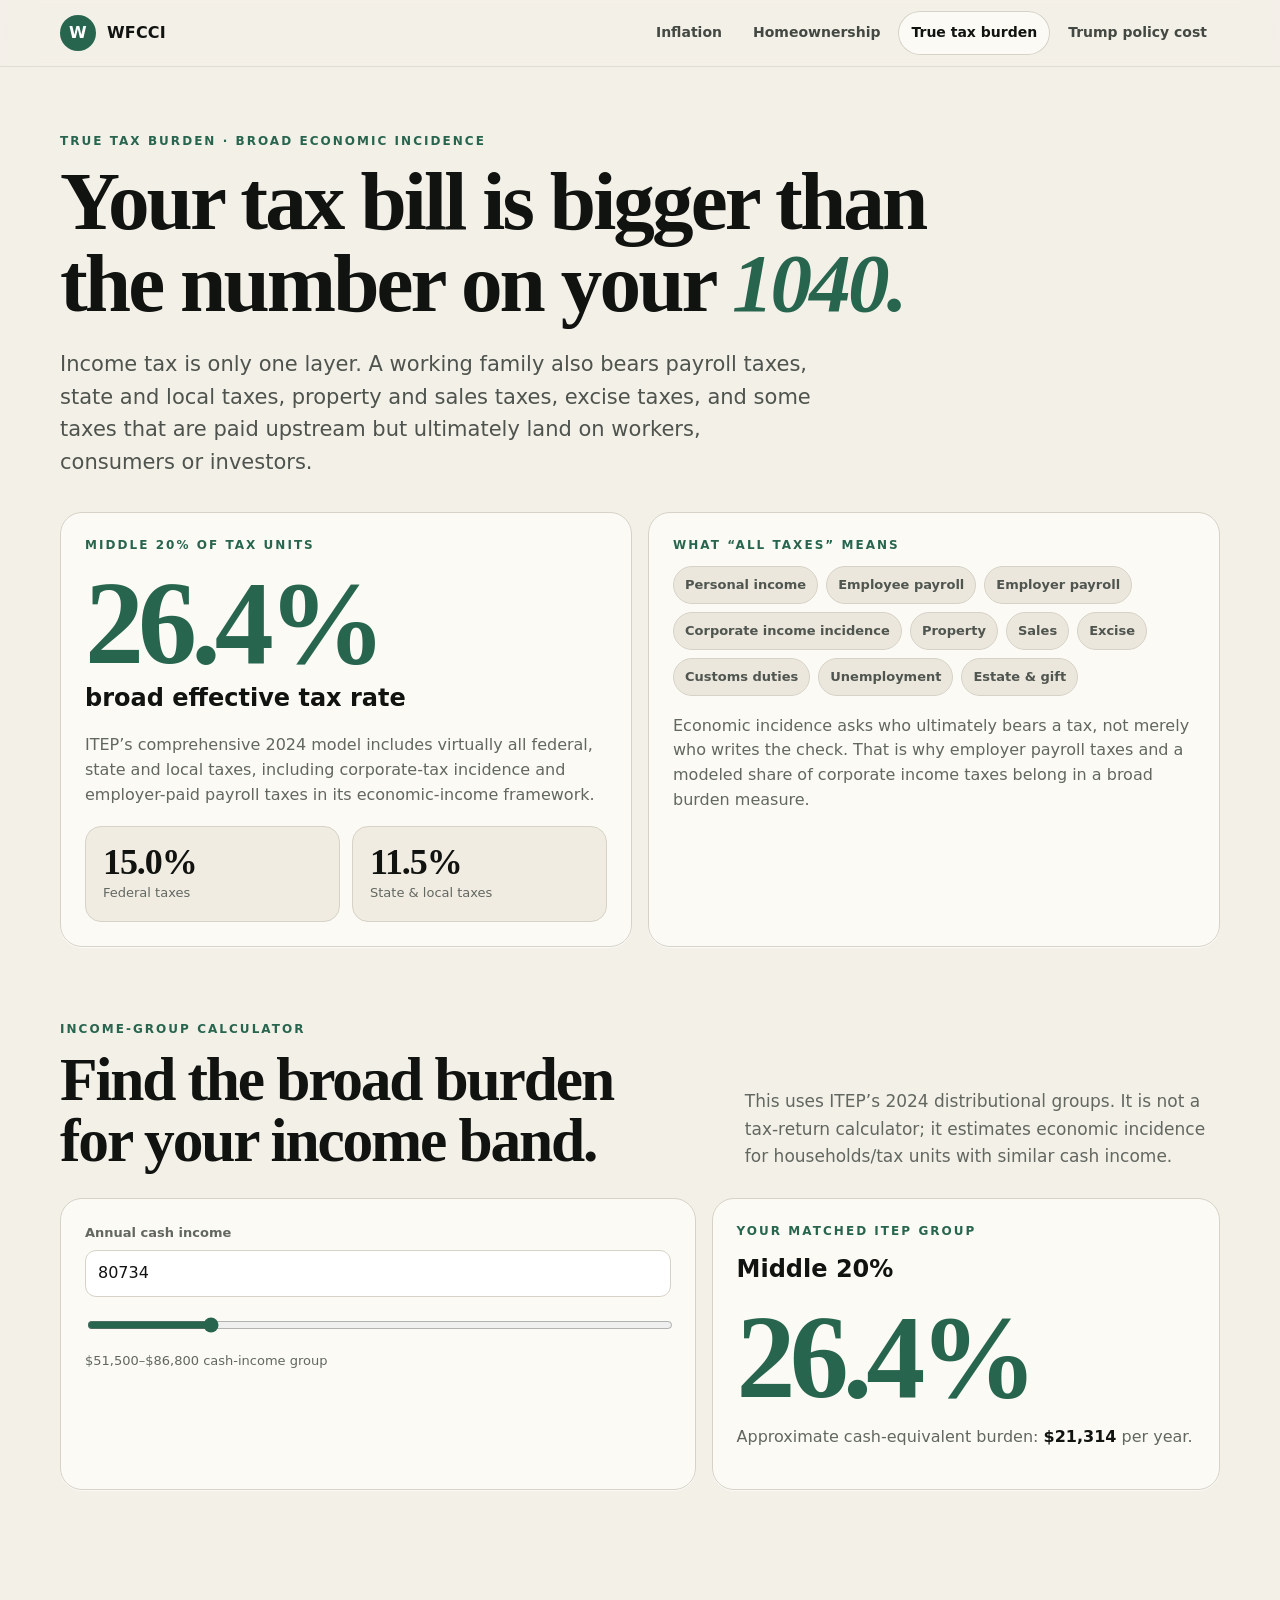
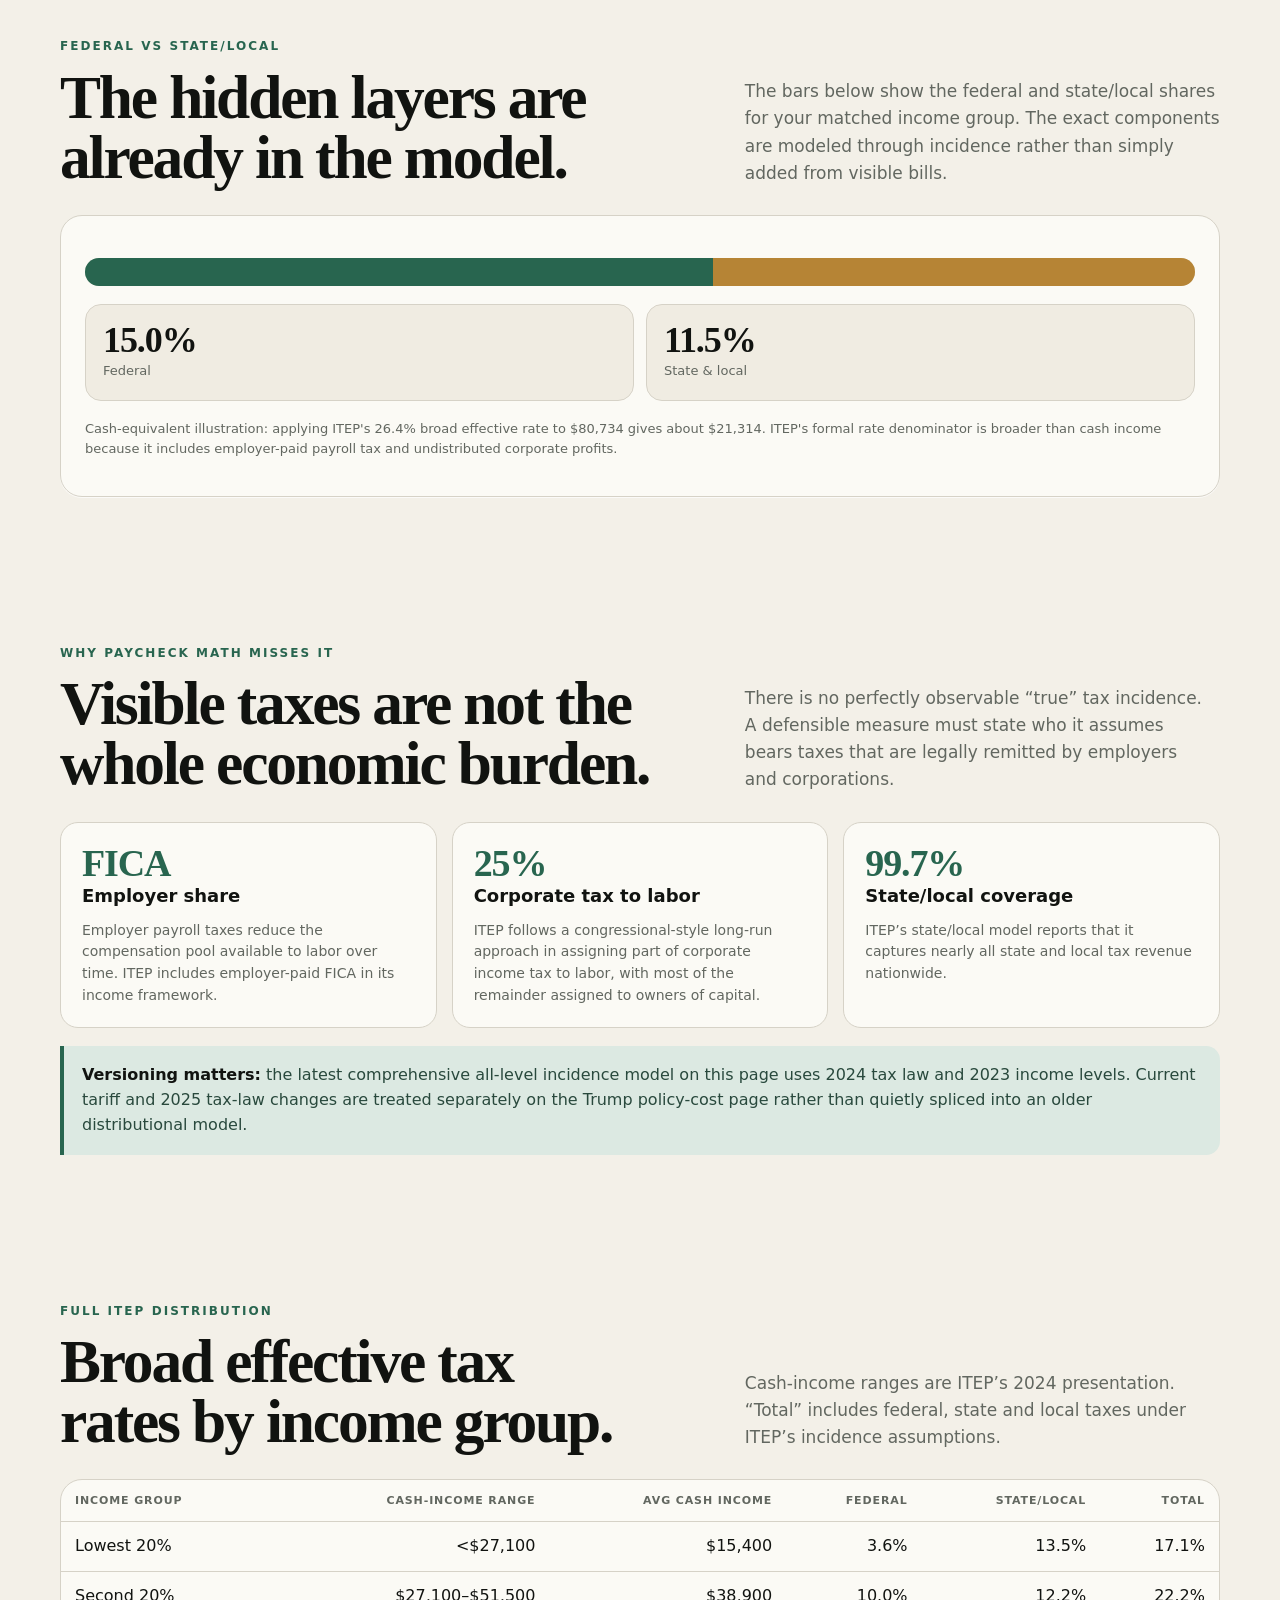
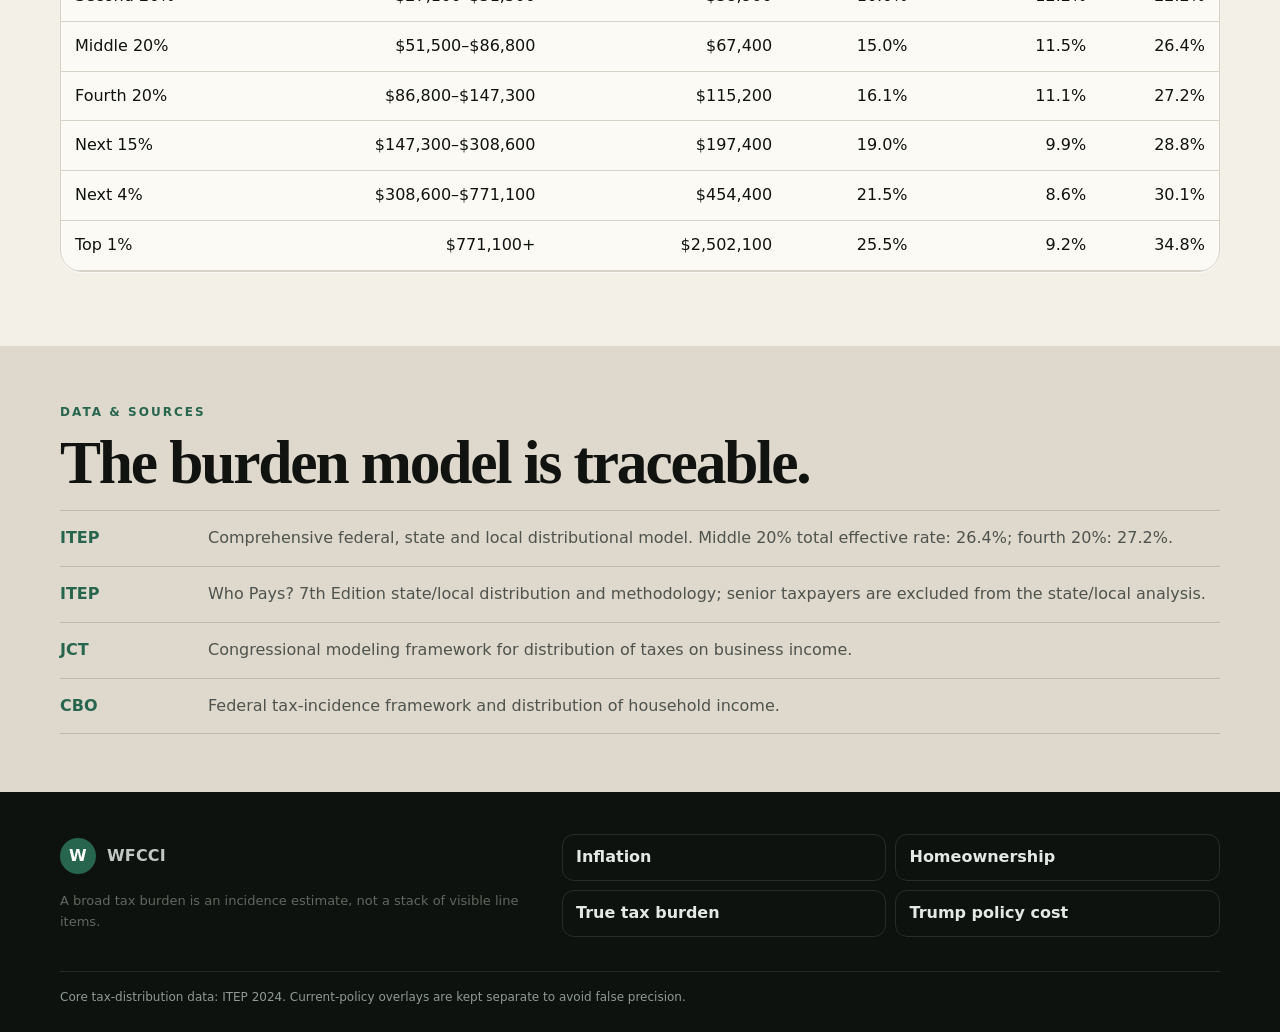
<file: tax-burden.html>
<!doctype html><html lang="en"><head><meta charset="utf-8"><meta name="viewport" content="width=device-width,initial-scale=1,viewport-fit=cover"><meta name="theme-color" content="#f3f0e8"><title>True Tax Burden — WFCCI</title><meta name="description" content="A broad working-family tax burden including federal, state, local, payroll, property, sales, excise, corporate incidence and other taxes."><link rel="stylesheet" href="/site.css"></head>
<body data-page="tax">
<header class="site-header"><div class="nav-main shell"><a class="brand" href="/"><span class="brand-mark">W</span><span>WFCCI</span></a><nav class="desktop-nav" aria-label="Primary"><a class="nav-link" data-nav="inflation" href="/">Inflation</a><a class="nav-link" data-nav="home" href="/homeownership.html">Homeownership</a><a class="nav-link" data-nav="tax" href="/tax-burden.html">True tax burden</a><a class="nav-link" data-nav="trump" href="/trump-cost.html">Trump policy cost</a></nav></div><nav class="mobile-tabs" aria-label="Primary mobile"><a class="nav-link" data-nav="inflation" href="/">Inflation</a><a class="nav-link" data-nav="home" href="/homeownership.html">Home</a><a class="nav-link" data-nav="tax" href="/tax-burden.html">Taxes</a><a class="nav-link" data-nav="trump" href="/trump-cost.html">Trump cost</a></nav></header>
<main>
<section class="page-intro shell"><p class="kicker">True tax burden · broad economic incidence</p><h1 class="display">Your tax bill is bigger than the number on your <em>1040.</em></h1><p class="lead">Income tax is only one layer. A working family also bears payroll taxes, state and local taxes, property and sales taxes, excise taxes, and some taxes that are paid upstream but ultimately land on workers, consumers or investors.</p></section>
<section class="shell grid-2"><article class="card card-pad"><p class="kicker">Middle 20% of tax units</p><div class="tax-hero-number">26.4%</div><h2 style="margin:0;font-size:24px">broad effective tax rate</h2><p class="muted">ITEP’s comprehensive 2024 model includes virtually all federal, state and local taxes, including corporate-tax incidence and employer-paid payroll taxes in its economic-income framework.</p><div class="tax-breakdown"><div class="tax-block"><b>15.0%</b><span>Federal taxes</span></div><div class="tax-block"><b>11.5%</b><span>State & local taxes</span></div></div></article><article class="card card-pad"><p class="kicker">What “all taxes” means</p><div class="chip-grid"><span class="chip">Personal income</span><span class="chip">Employee payroll</span><span class="chip">Employer payroll</span><span class="chip">Corporate income incidence</span><span class="chip">Property</span><span class="chip">Sales</span><span class="chip">Excise</span><span class="chip">Customs duties</span><span class="chip">Unemployment</span><span class="chip">Estate & gift</span></div><p class="muted" style="margin-top:18px">Economic incidence asks who ultimately bears a tax, not merely who writes the check. That is why employer payroll taxes and a modeled share of corporate income taxes belong in a broad burden measure.</p></article></section>
<section class="section shell"><div class="section-head"><div><p class="kicker">Income-group calculator</p><h2 class="section-title">Find the broad burden for your income band.</h2></div><p>This uses ITEP’s 2024 distributional groups. It is not a tax-return calculator; it estimates economic incidence for households/tax units with similar cash income.</p></div><div class="control-panel"><div class="card card-pad"><div class="light-field"><label for="taxIncome">Annual cash income</label><input id="taxIncome" type="number" inputmode="decimal" min="0" step="1000" value="80734"></div><div style="margin-top:18px"><input id="taxIncomeSlider" type="range" min="25000" max="300000" step="1000" value="80734" style="width:100%;accent-color:var(--green)" aria-label="Annual cash income slider"></div><p class="status" id="taxRange">—</p></div><div class="card card-pad"><p class="kicker">Your matched ITEP group</p><h3 id="taxGroup" style="font-size:24px;margin:0">—</h3><div class="tax-hero-number" id="taxRate">—</div><p class="muted">Approximate cash-equivalent burden: <strong id="taxDollars" style="color:var(--ink)">—</strong> per year.</p></div></div></section>
<section class="section shell"><div class="section-head"><div><p class="kicker">Federal vs state/local</p><h2 class="section-title">The hidden layers are already in the model.</h2></div><p>The bars below show the federal and state/local shares for your matched income group. The exact components are modeled through incidence rather than simply added from visible bills.</p></div><div class="card card-pad"><div class="tax-stack" aria-label="Federal and state-local tax shares"><div class="federal" id="fedBar"></div><div class="state" id="stateBar"></div></div><div class="tax-breakdown"><div class="tax-block"><b id="fedRate">—</b><span>Federal</span></div><div class="tax-block"><b id="stateRate">—</b><span>State & local</span></div></div><p class="small" id="taxCaveat" style="margin-top:18px"></p></div></section>
<section class="section shell"><div class="section-head"><div><p class="kicker">Why paycheck math misses it</p><h2 class="section-title">Visible taxes are not the whole economic burden.</h2></div><p>There is no perfectly observable “true” tax incidence. A defensible measure must state who it assumes bears taxes that are legally remitted by employers and corporations.</p></div><div class="grid-3"><article class="info-card"><span class="big">FICA</span><h3>Employer share</h3><p>Employer payroll taxes reduce the compensation pool available to labor over time. ITEP includes employer-paid FICA in its income framework.</p></article><article class="info-card"><span class="big">25%</span><h3>Corporate tax to labor</h3><p>ITEP follows a congressional-style long-run approach in assigning part of corporate income tax to labor, with most of the remainder assigned to owners of capital.</p></article><article class="info-card"><span class="big">99.7%</span><h3>State/local coverage</h3><p>ITEP’s state/local model reports that it captures nearly all state and local tax revenue nationwide.</p></article></div><div class="callout" style="margin-top:18px"><strong>Versioning matters:</strong> the latest comprehensive all-level incidence model on this page uses 2024 tax law and 2023 income levels. Current tariff and 2025 tax-law changes are treated separately on the Trump policy-cost page rather than quietly spliced into an older distributional model.</div></section>
<section class="section shell"><div class="section-head"><div><p class="kicker">Full ITEP distribution</p><h2 class="section-title">Broad effective tax rates by income group.</h2></div><p>Cash-income ranges are ITEP’s 2024 presentation. “Total” includes federal, state and local taxes under ITEP’s incidence assumptions.</p></div><div class="card table-wrap"><table><thead><tr><th>Income group</th><th>Cash-income range</th><th>Avg cash income</th><th>Federal</th><th>State/local</th><th>Total</th></tr></thead><tbody><tr><td>Lowest 20%</td><td>&lt;$27,100</td><td>$15,400</td><td>3.6%</td><td>13.5%</td><td>17.1%</td></tr><tr><td>Second 20%</td><td>$27,100–$51,500</td><td>$38,900</td><td>10.0%</td><td>12.2%</td><td>22.2%</td></tr><tr><td>Middle 20%</td><td>$51,500–$86,800</td><td>$67,400</td><td>15.0%</td><td>11.5%</td><td>26.4%</td></tr><tr><td>Fourth 20%</td><td>$86,800–$147,300</td><td>$115,200</td><td>16.1%</td><td>11.1%</td><td>27.2%</td></tr><tr><td>Next 15%</td><td>$147,300–$308,600</td><td>$197,400</td><td>19.0%</td><td>9.9%</td><td>28.8%</td></tr><tr><td>Next 4%</td><td>$308,600–$771,100</td><td>$454,400</td><td>21.5%</td><td>8.6%</td><td>30.1%</td></tr><tr><td>Top 1%</td><td>$771,100+</td><td>$2,502,100</td><td>25.5%</td><td>9.2%</td><td>34.8%</td></tr></tbody></table></div></section>
<section class="source-section"><div class="shell"><p class="kicker">Data & sources</p><h2 class="section-title">The burden model is traceable.</h2><div class="source-list"><a class="source-link" href="https://itep.org/who-pays-taxes-in-america-in-2024/"><strong>ITEP</strong><span>Comprehensive federal, state and local distributional model. Middle 20% total effective rate: 26.4%; fourth 20%: 27.2%.</span></a><a class="source-link" href="https://itep.org/u-s-average-who-pays-7th-edition/"><strong>ITEP</strong><span>Who Pays? 7th Edition state/local distribution and methodology; senior taxpayers are excluded from the state/local analysis.</span></a><a class="source-link" href="https://www.jct.gov/publications/2013/jcx-14-13/"><strong>JCT</strong><span>Congressional modeling framework for distribution of taxes on business income.</span></a><a class="source-link" href="https://www.cbo.gov/publication/59509"><strong>CBO</strong><span>Federal tax-incidence framework and distribution of household income.</span></a></div></div></section>
</main>
<footer class="site-footer"><div class="shell"><div class="footer-grid"><div><a class="brand" href="/"><span class="brand-mark">W</span><span>WFCCI</span></a><p class="small">A broad tax burden is an incidence estimate, not a stack of visible line items.</p></div><nav class="footer-nav" aria-label="Footer"><a href="/">Inflation</a><a href="/homeownership.html">Homeownership</a><a href="/tax-burden.html">True tax burden</a><a href="/trump-cost.html">Trump policy cost</a></nav></div><div class="footer-note">Core tax-distribution data: ITEP 2024. Current-policy overlays are kept separate to avoid false precision.</div></div></footer>
<script src="/app.js" defer></script></body></html>
</file>
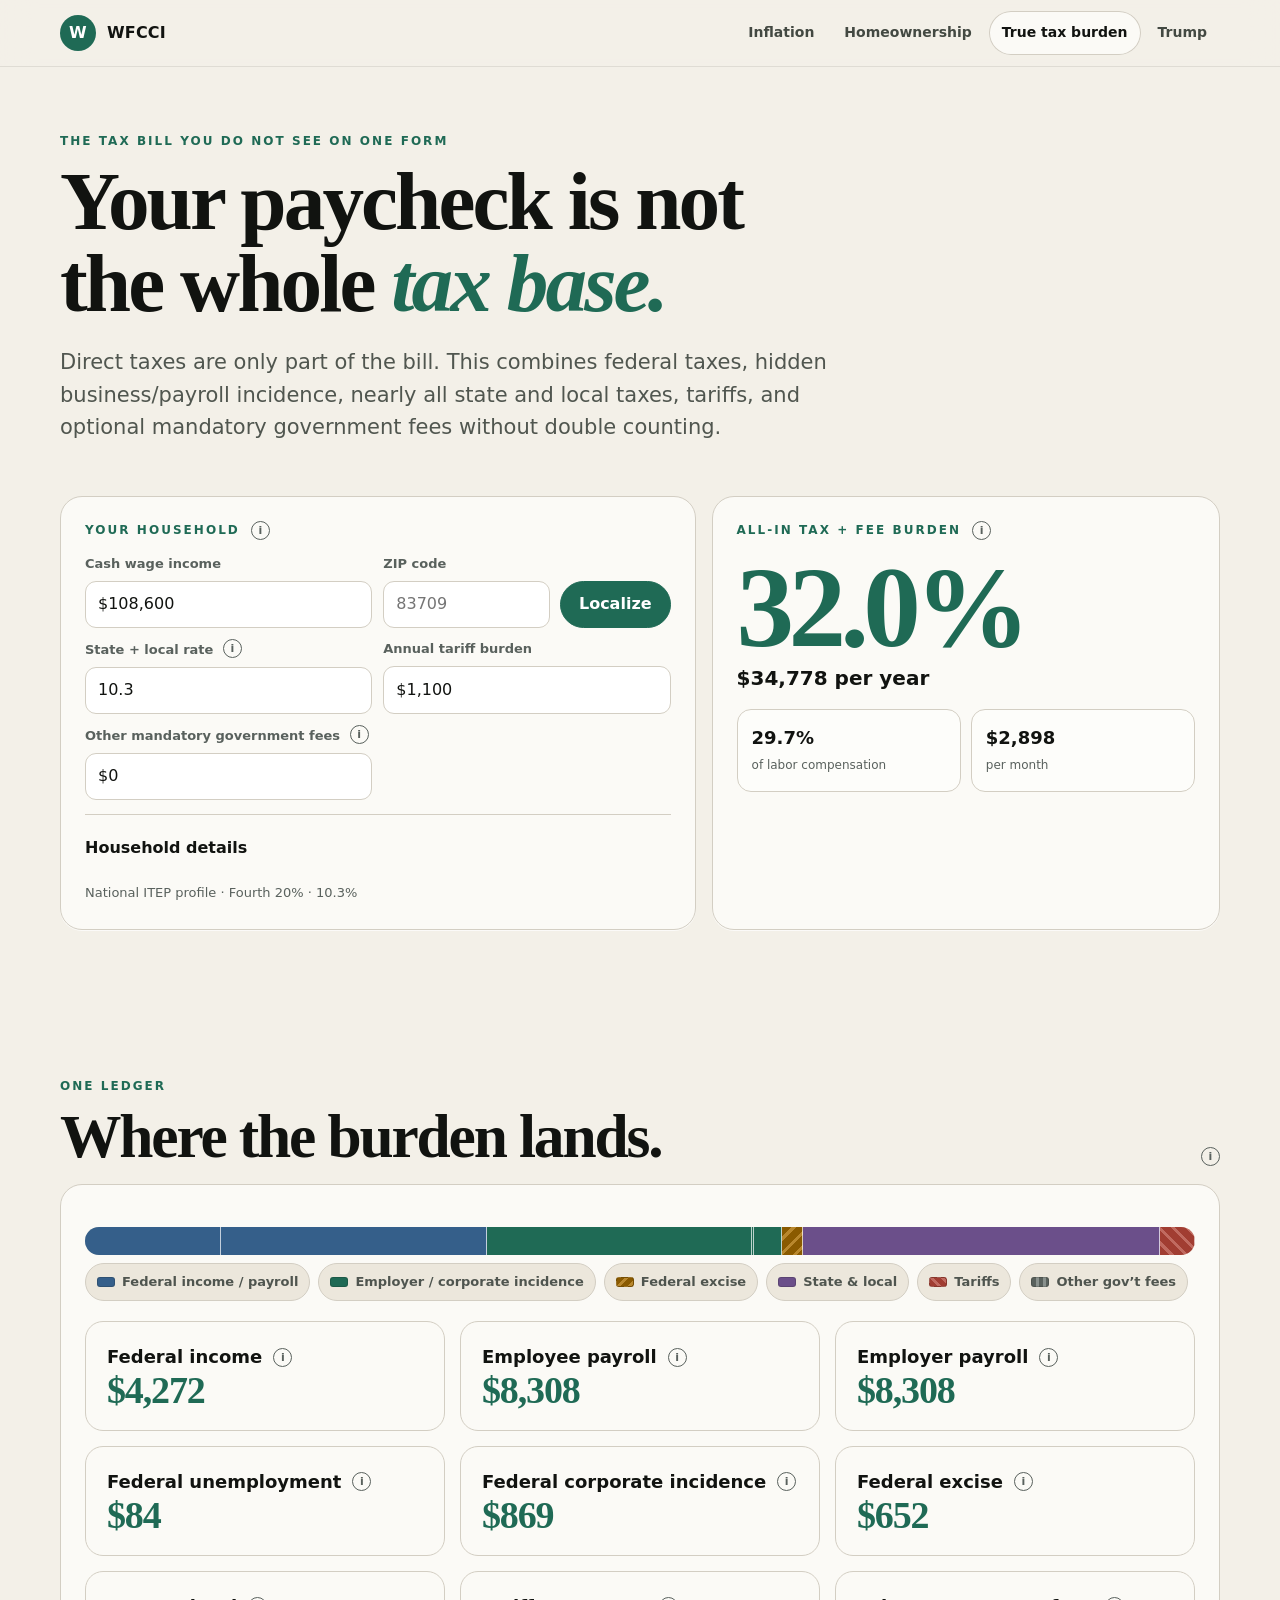
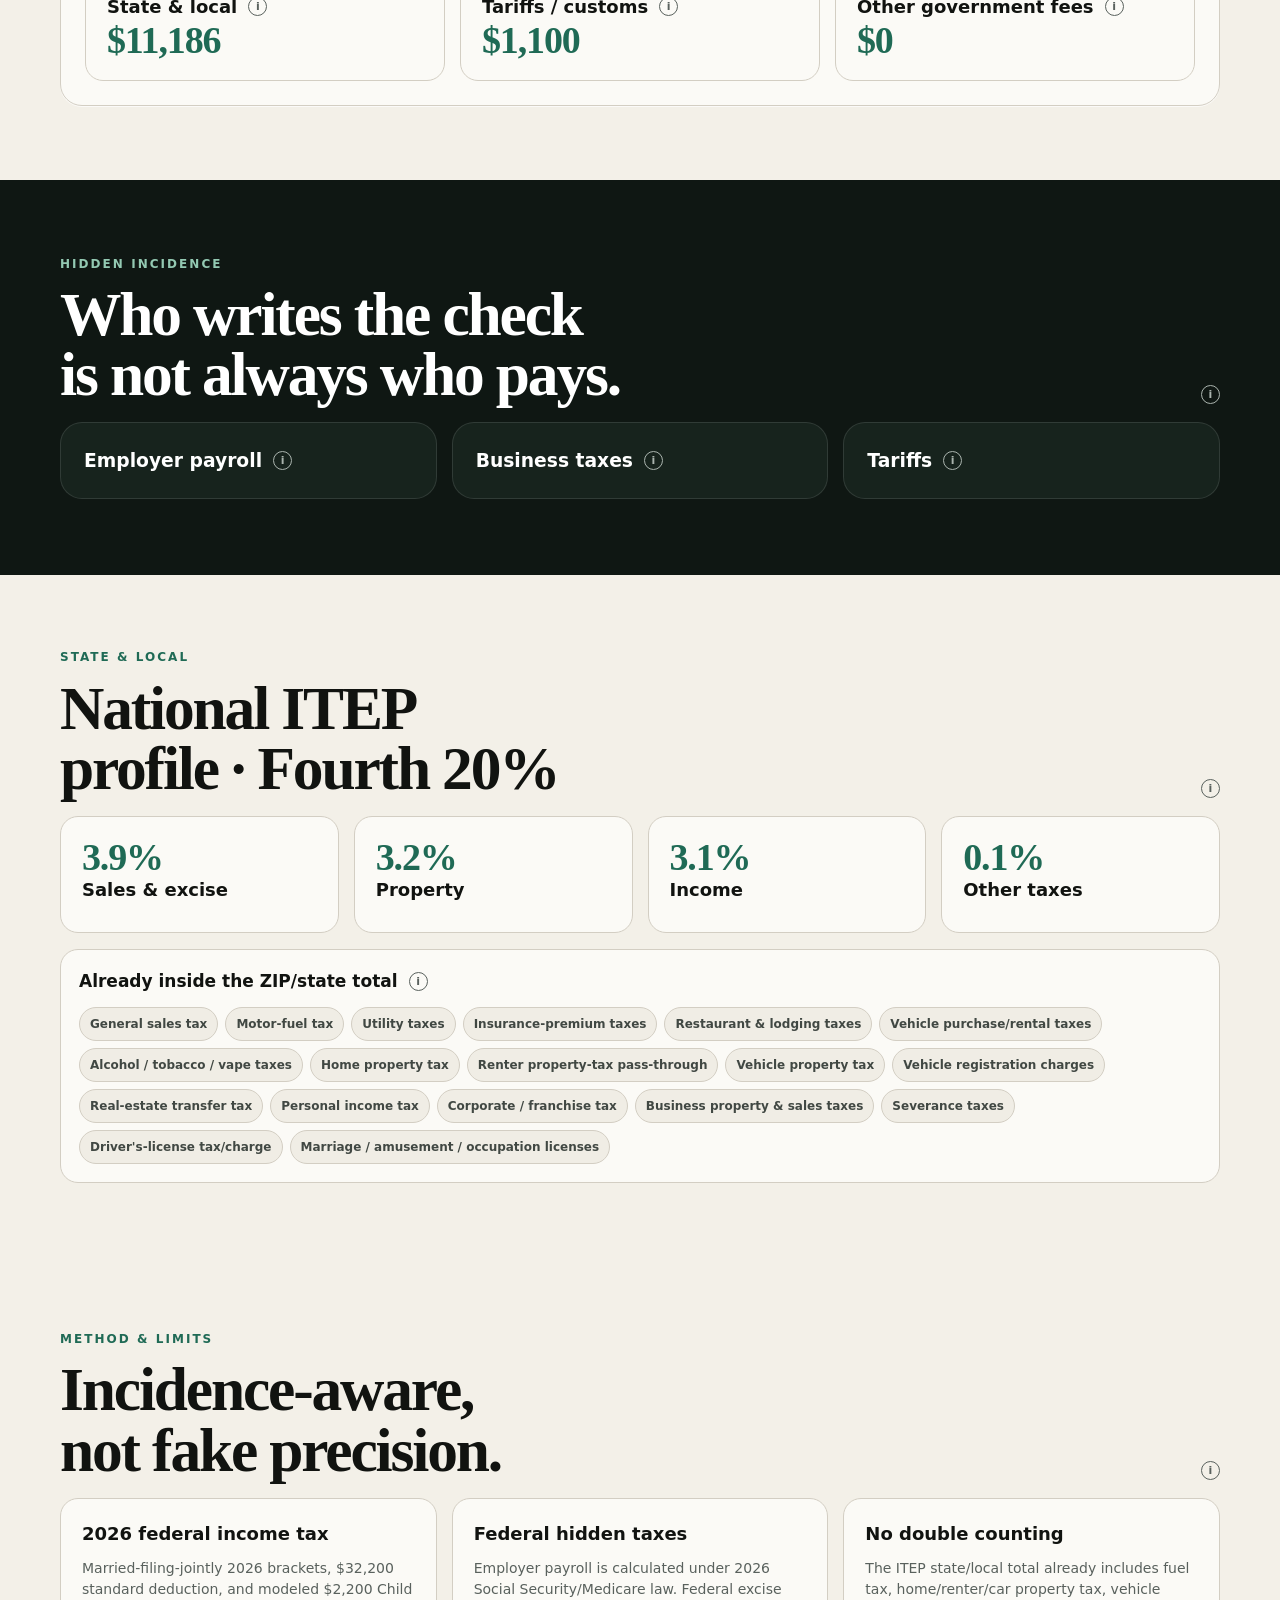
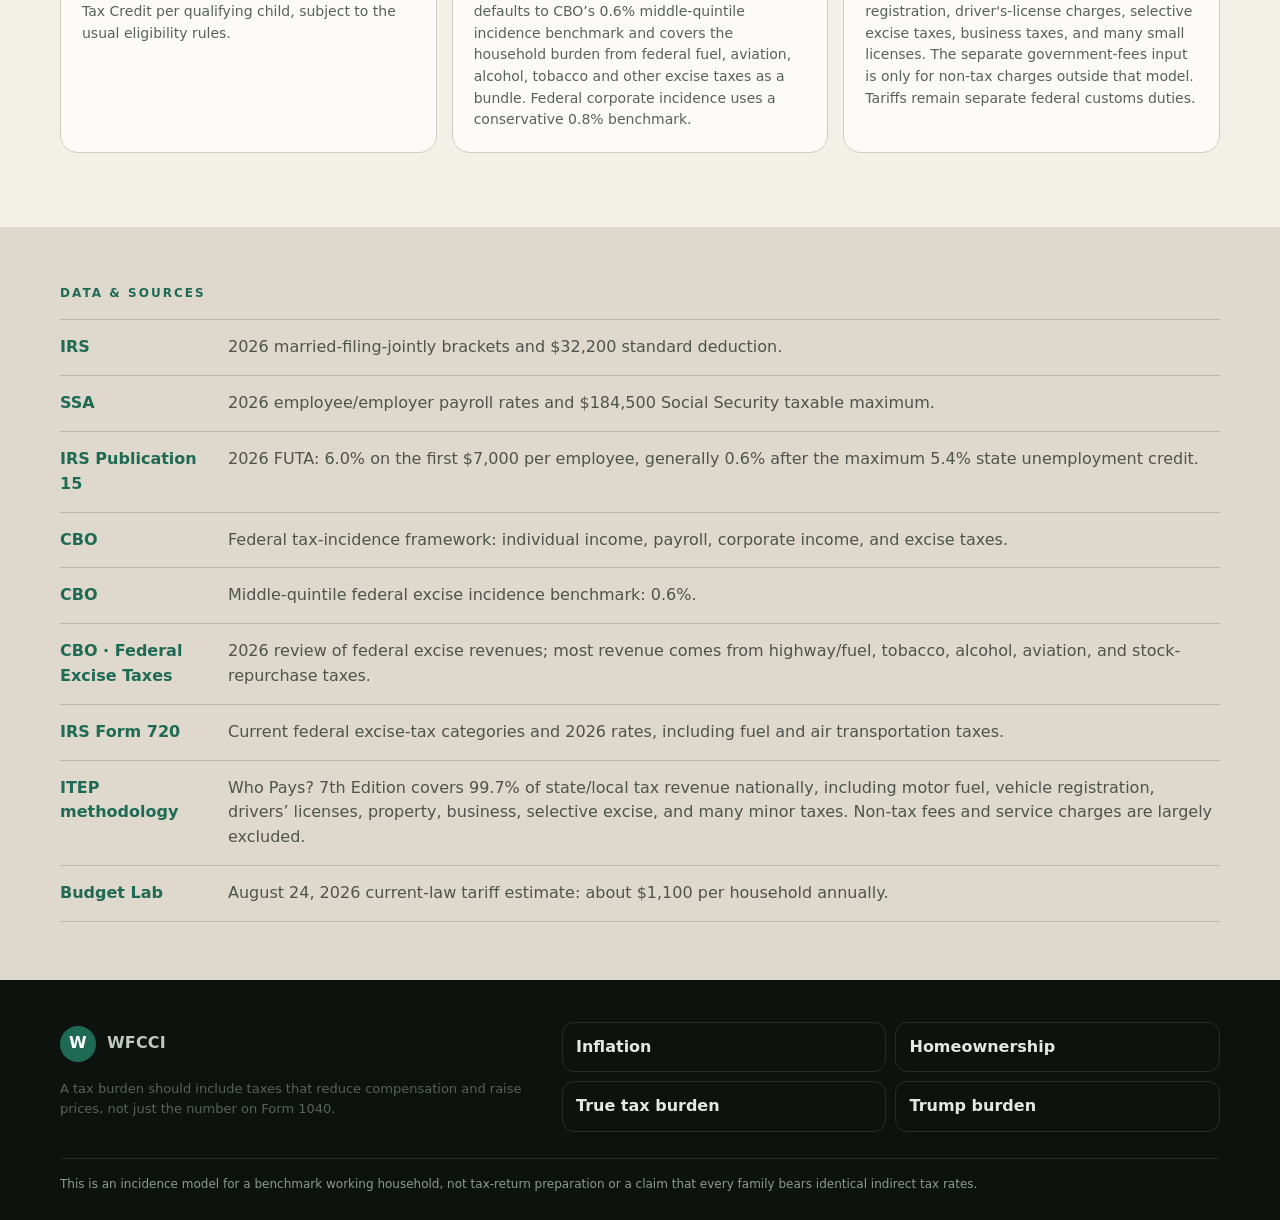
<file: taxes.html>
<!doctype html>
<html lang="en"><head><meta charset="utf-8"><meta name="viewport" content="width=device-width,initial-scale=1,viewport-fit=cover"><meta name="theme-color" content="#f3f0e8">
<title>True Tax Burden — WFCCI</title><meta name="description" content="A working-family tax burden model that includes federal, payroll, state and local, corporate-incidence, excise, and tariff taxes.">
<link rel="stylesheet" href="/styles.css"></head>
<body>
<header class="site-header">
<nav class="nav-main shell" aria-label="Primary"><a class="brand" href="/"><span class="brand-mark">W</span><span>WFCCI</span></a><div class="desktop-nav"><a class="nav-link" href="/">Inflation</a><a class="nav-link" href="/homeownership.html">Homeownership</a><a class="nav-link" aria-current="page" href="/taxes.html">True tax burden</a><a class="nav-link" href="/trump-cost.html">Trump</a></div></nav>
<div class="mobile-tabs" aria-label="Site sections"><a class="nav-link" href="/">Inflation</a><a class="nav-link" href="/homeownership.html">Homeownership</a><a class="nav-link" aria-current="page" href="/taxes.html">Taxes</a><a class="nav-link" href="/trump-cost.html">Trump</a></div>
</header>

<main>
<section class="page-intro shell">
<p class="kicker">The tax bill you do not see on one form</p>
<h1 class="display">Your paycheck is not the whole <em>tax base.</em></h1>
<p class="lead">Direct taxes are only part of the bill. This combines federal taxes, hidden business/payroll incidence, nearly all state and local taxes, tariffs, and optional mandatory government fees without double counting.</p>
</section>

<section class="section shell" style="padding-top:18px">
<div class="control-panel">
<div class="card card-pad">
<div class="compact-head"><p class="kicker" style="margin:0">Your household</p><button class="note-trigger" type="button" aria-label="Benchmark note" data-note="The national default is $108,600: Census 2024 median income for all family households. Census also reports $128,700 for married-couple family households, but that is a narrower and higher-income category.">i</button></div>
<div class="field-grid" style="margin-top:14px">
<div class="light-field"><label for="taxIncome">Cash wage income</label><input id="taxIncome" data-money type="text" inputmode="decimal" value="108600"></div>
<div class="light-field"><label for="taxZip">ZIP code</label><div class="tax-local-row"><input id="taxZip" inputmode="numeric" autocomplete="postal-code" maxlength="5" placeholder="83709"><button class="btn primary" id="taxZipBtn" type="button">Localize</button></div></div>
<div class="light-field"><label for="stateLocalRate">State + local rate <button class="note-trigger" type="button" aria-label="State and local tax note" data-note="Enter a rate manually or use ZIP. ZIP selects the ITEP state profile and your income group. ITEP includes state and local taxes broadly, but local incidence is a statewide average rather than an exact municipal/property-tax bill.">i</button></label><input id="stateLocalRate" type="number" min="0" max="30" step=".1" value="10.3"></div>
<div class="light-field"><label for="tariffCost">Annual tariff burden</label><input id="tariffCost" data-money type="text" inputmode="decimal" value="1100"></div>
<div class="light-field"><label for="govFees">Other mandatory government fees <button class="note-trigger" type="button" aria-label="Government fees note" data-note="Optional annual total for non-tax government charges that ITEP excludes: tolls/road charges, inspections, state-ID or passport fees, permits, public-service charges, and similar mandatory fees. Do not add vehicle registration or driver's-license charges when using the ITEP ZIP model; those are already included.">i</button></label><input id="govFees" data-money type="text" inputmode="decimal" value="0"></div>
</div>
<details class="light-advanced"><summary>Household details</summary><div class="field-grid">
<div class="light-field"><label for="taxKids">Qualifying children under 17</label><input id="taxKids" type="number" min="0" max="10" step="1" value="2"></div>
<div class="light-field"><label for="taxEarners">Wage earners</label><input id="taxEarners" type="number" min="1" max="8" step="1" value="2"></div>
<div class="light-field"><label for="federalExciseRate">Federal excise burden (% of income) <button class="note-trigger" type="button" aria-label="Federal excise note" data-note="Default 0.6% uses CBO's middle-quintile incidence benchmark. It captures federal fuel, aviation, alcohol, tobacco, communications and other excise taxes as a bundle. Edit if your household's taxed consumption differs materially.">i</button></label><input id="federalExciseRate" type="number" min="0" max="10" step=".1" value=".6"></div>
</div></details>
<div class="live-status" id="stateLocalStatus">National ITEP profile · Fourth 20% · 10.3%</div>
</div>

<div class="card card-pad output-first">
<div class="compact-head"><p class="kicker" style="margin:0">All-in tax + fee burden</p><button class="note-trigger" type="button" aria-label="Tax rate denominator note" data-note="Headline rate divides the modeled taxes by cash wages. The compensation rate below uses cash wages plus employer payroll taxes as the denominator.">i</button></div>
<div class="tax-hero-number" id="totalTaxRate">—</div>
<div style="font-size:20px;font-weight:760" id="totalTaxDollars">—</div>
<div class="assumption-strip" style="grid-template-columns:1fr 1fr">
<div class="assumption"><strong id="compRate">—</strong><span>of labor compensation</span></div>
<div class="assumption"><strong id="monthlyTax">—</strong><span>per month</span></div>
</div>
</div>
</div>
</section>

<section class="section shell">
<div class="compact-section-head"><div><p class="kicker">One ledger</p><h2 class="section-title">Where the burden lands.</h2></div><button class="note-trigger" type="button" aria-label="Chart note" data-note="The stacked bar is proportional to modeled tax dollars, not to 100% of income.">i</button></div>
<div class="card card-pad">
<div class="tax-stack" id="taxStack" aria-label="Tax burden composition"></div>
<div class="chip-grid tax-legend" style="margin-bottom:20px"><span class="chip"><i class="tax-key federal"></i>Federal income / payroll</span><span class="chip"><i class="tax-key hidden"></i>Employer / corporate incidence</span><span class="chip"><i class="tax-key excise"></i>Federal excise</span><span class="chip"><i class="tax-key state"></i>State & local</span><span class="chip"><i class="tax-key tariff"></i>Tariffs</span><span class="chip"><i class="tax-key fees"></i>Other gov’t fees</span></div>
<div class="grid-3" id="taxCards"></div>
</div>
</section>

<section class="dark-section">
<div class="shell">
<div class="compact-section-head"><div><p class="kicker">Hidden incidence</p><h2 class="section-title">Who writes the check is not always who pays.</h2></div><button class="note-trigger" type="button" aria-label="Incidence note" data-note="CBO treats employer payroll taxes as borne by workers through lower compensation and allocates corporate and excise taxes by economic incidence rather than legal remittance.">i</button></div>
<div class="grid-3">
<article class="dark-card compact"><div class="compact-head"><h3>Employer payroll</h3><button class="note-trigger" type="button" aria-label="Employer payroll note" data-note="Employer Social Security and Medicare contributions are modeled as worker burden through lower compensation. Net FUTA is also included.">i</button></div></article>
<article class="dark-card compact"><div class="compact-head"><h3>Business taxes</h3><button class="note-trigger" type="button" aria-label="Business tax note" data-note="ITEP includes business sales/excise, corporate income, and other business/property taxes that are embedded in wages and prices.">i</button></div></article>
<article class="dark-card compact"><div class="compact-head"><h3>Tariffs</h3><button class="note-trigger" type="button" aria-label="Tariff note" data-note="Tariffs are federal customs duties. The default uses the Budget Lab current-law household consumer-cost estimate.">i</button></div></article>
</div>
</div>
</section>

<section class="section shell">
<div class="compact-section-head"><div><p class="kicker">State & local</p><h2 class="section-title" id="stateLocalTitle">National ITEP profile.</h2></div><button class="note-trigger" type="button" aria-label="ITEP model note" data-note="ITEP captures 99.7% of state/local tax revenue nationally. ZIP localization selects the state profile and your income group. Local property, sales, and municipal details remain modeled averages rather than an exact tax return.">i</button></div>
<div class="grid-4 tax-anatomy-grid">
<article class="info-card compact"><span class="big" id="slSales">3.9%</span><h3>Sales & excise</h3></article>
<article class="info-card compact"><span class="big" id="slProperty">3.2%</span><h3>Property</h3></article>
<article class="info-card compact"><span class="big" id="slIncome">3.1%</span><h3>Income</h3></article>
<article class="info-card compact"><span class="big" id="slOther">0.1%</span><h3>Other taxes</h3></article>
</div>
<div class="coverage-card">
  <div class="compact-head"><h3>Already inside the ZIP/state total</h3><button class="note-trigger" type="button" aria-label="State and local tax coverage note" data-note="These are not extra add-ons. They are examples of levies already represented in ITEP's all-in state/local rate, so adding them again would double count.">i</button></div>
  <div class="coverage-grid">
    <span>General sales tax</span><span>Motor-fuel tax</span><span>Utility taxes</span><span>Insurance-premium taxes</span>
    <span>Restaurant & lodging taxes</span><span>Vehicle purchase/rental taxes</span><span>Alcohol / tobacco / vape taxes</span><span>Home property tax</span>
    <span>Renter property-tax pass-through</span><span>Vehicle property tax</span><span>Vehicle registration charges</span><span>Real-estate transfer tax</span>
    <span>Personal income tax</span><span>Corporate / franchise tax</span><span>Business property & sales taxes</span><span>Severance taxes</span>
    <span>Driver's-license tax/charge</span><span>Marriage / amusement / occupation licenses</span>
  </div>
</div>
</section>

<section class="section shell" id="method">
<div class="compact-section-head"><div><p class="kicker">Method & limits</p><h2 class="section-title">Incidence-aware, not fake precision.</h2></div><button class="note-trigger" type="button" aria-label="Method note" data-note="There is no single receipt for taxes passed through wages and prices. The model combines statutory taxes with published incidence estimates and keeps assumptions visible.">i</button></div>
<div class="grid-3">
<article class="info-card"><h3>2026 federal income tax</h3><p>Married-filing-jointly 2026 brackets, $32,200 standard deduction, and modeled $2,200 Child Tax Credit per qualifying child, subject to the usual eligibility rules.</p></article>
<article class="info-card"><h3>Federal hidden taxes</h3><p>Employer payroll is calculated under 2026 Social Security/Medicare law. Federal excise defaults to CBO’s 0.6% middle-quintile incidence benchmark and covers the household burden from federal fuel, aviation, alcohol, tobacco and other excise taxes as a bundle. Federal corporate incidence uses a conservative 0.8% benchmark.</p></article>
<article class="info-card"><h3>No double counting</h3><p>The ITEP state/local total already includes fuel tax, home/renter/car property tax, vehicle registration, driver's-license charges, selective excise taxes, business taxes, and many small licenses. The separate government-fees input is only for non-tax charges outside that model. Tariffs remain separate federal customs duties.</p></article>
</div>

</section>

<section class="source-section"><div class="shell"><p class="kicker">Data & sources</p><div class="source-list">
<a class="source-link" href="https://www.irs.gov/newsroom/irs-releases-tax-inflation-adjustments-for-tax-year-2026-including-amendments-from-the-one-big-beautiful-bill" target="_blank" rel="noreferrer"><strong>IRS</strong><span>2026 married-filing-jointly brackets and $32,200 standard deduction.</span></a>
<a class="source-link" href="https://www.ssa.gov/cola/factsheets/2026.html" target="_blank" rel="noreferrer"><strong>SSA</strong><span>2026 employee/employer payroll rates and $184,500 Social Security taxable maximum.</span></a>
<a class="source-link" href="https://www.irs.gov/publications/p15" target="_blank" rel="noreferrer"><strong>IRS Publication 15</strong><span>2026 FUTA: 6.0% on the first $7,000 per employee, generally 0.6% after the maximum 5.4% state unemployment credit.</span></a>
<a class="source-link" href="https://www.cbo.gov/publication/62300" target="_blank" rel="noreferrer"><strong>CBO</strong><span>Federal tax-incidence framework: individual income, payroll, corporate income, and excise taxes.</span></a>
<a class="source-link" href="https://www.cbo.gov/publication/62631" target="_blank" rel="noreferrer"><strong>CBO</strong><span>Middle-quintile federal excise incidence benchmark: 0.6%.</span></a>
<a class="source-link" href="https://www.cbo.gov/publication/61945" target="_blank" rel="noreferrer"><strong>CBO · Federal Excise Taxes</strong><span>2026 review of federal excise revenues; most revenue comes from highway/fuel, tobacco, alcohol, aviation, and stock-repurchase taxes.</span></a>
<a class="source-link" href="https://www.irs.gov/instructions/i720" target="_blank" rel="noreferrer"><strong>IRS Form 720</strong><span>Current federal excise-tax categories and 2026 rates, including fuel and air transportation taxes.</span></a>
<a class="source-link" href="https://itep.org/who-pays-7th-edition-methodology-and-discussion/" target="_blank" rel="noreferrer"><strong>ITEP methodology</strong><span>Who Pays? 7th Edition covers 99.7% of state/local tax revenue nationally, including motor fuel, vehicle registration, drivers’ licenses, property, business, selective excise, and many minor taxes. Non-tax fees and service charges are largely excluded.</span></a>
<a class="source-link" href="https://budgetlab.yale.edu/research/state-us-tariffs" target="_blank" rel="noreferrer"><strong>Budget Lab</strong><span>August 24, 2026 current-law tariff estimate: about $1,100 per household annually.</span></a>
</div></div></section>
</main>

<footer class="site-footer"><div class="shell"><div class="footer-grid"><div><a class="brand" href="/"><span class="brand-mark">W</span><span>WFCCI</span></a><p class="small">A tax burden should include taxes that reduce compensation and raise prices, not just the number on Form 1040.</p></div><nav class="footer-nav" aria-label="Footer"><a href="/">Inflation</a><a href="/homeownership.html">Homeownership</a><a href="/taxes.html">True tax burden</a><a href="/trump-cost.html">Trump burden</a></nav></div><div class="footer-note">This is an incidence model for a benchmark working household, not tax-return preparation or a claim that every family bears identical indirect tax rates.</div></div></footer>

<script src="/site.js"></script>
<script>
const q=id=>document.getElementById(id);
function federalIncomeTax(gross,kids){
  const taxable=Math.max(0,gross-32200), brackets=[[24800,.10],[100800,.12],[211400,.22],[403550,.24],[512450,.32],[768700,.35],[Infinity,.37]];
  let tax=0,last=0;
  for(const [cap,rate] of brackets){if(taxable<=last)break;const slice=Math.min(taxable,cap)-last;tax+=slice*rate;last=cap}
  const ctc=Math.max(0,Math.floor(kids))*2200;
  return Math.max(0,tax-ctc);
}
function payroll(gross,earners,employee=true){
  const n=Math.max(1,Math.floor(earners||1)),per=gross/n;
  const ss=Math.min(per,184500)*.062*n,medicare=gross*.0145,addl=employee?Math.max(0,gross-250000)*.009:0;
  return ss+medicare+addl;
}
function futa(earners){return Math.max(1,Math.floor(earners||1))*7000*.006}
const nationalITEP={
 boundaries:[23500,45900,80400,138300,297900,737400],
 total:[11.3,10.4,10.5,10.3,9.5,8.3,7.2],
 sales:[7.0,5.7,4.8,3.9,3.0,1.9,1.0],
 property:[4.4,3.1,3.1,3.2,3.0,2.6,1.9],
 income:[-.2,1.4,2.4,3.1,3.3,3.6,4.1],
 other:[.2,.2,.2,.1,.1,.1,.1],
 state:"U.S. average"
};
const groupLabels=["Lowest 20%","Second 20%","Middle 20%","Fourth 20%","Next 15%","Next 4%","Top 1%"];
let localITEP=nationalITEP;
let profileMode=true;

function groupIndex(income,profile=localITEP){
  let i=0;
  while(i<profile.boundaries.length && income>=profile.boundaries[i])i++;
  return Math.min(6,i);
}
function applyProfile(profile,label){
  localITEP=profile;
  profileMode=true;
  const income=Math.max(0,WF.value(q("taxIncome")));
  const i=groupIndex(income,profile);
  q("stateLocalRate").value=profile.total[i].toFixed(1);
  q("stateLocalStatus").textContent=label+" · "+groupLabels[i]+" · "+profile.total[i].toFixed(1)+"%";
  q("stateLocalTitle").textContent=label+" · "+groupLabels[i];
  q("slSales").textContent=(profile.sales?.[i]??0).toFixed(1)+"%";
  q("slProperty").textContent=(profile.property?.[i]??0).toFixed(1)+"%";
  q("slIncome").textContent=(profile.income?.[i]??0).toFixed(1)+"%";
  q("slOther").textContent=(profile.other?.[i]??0).toFixed(1)+"%";
  renderTaxes();
}
function syncLocalizedRate(){
  if(!profileMode)return;
  const income=Math.max(0,WF.value(q("taxIncome")));
  const i=groupIndex(income,localITEP);
  q("stateLocalRate").value=localITEP.total[i].toFixed(1);
  const label=localITEP===nationalITEP?"National ITEP profile":((localITEP.city?localITEP.city+", ":"")+(localITEP.state||"Localized"));
  q("stateLocalStatus").textContent=label+" · "+groupLabels[i]+" · "+localITEP.total[i].toFixed(1)+"%";
  q("stateLocalTitle").textContent=(localITEP.state||"Localized")+" · "+groupLabels[i];
  q("slSales").textContent=(localITEP.sales?.[i]??0).toFixed(1)+"%";
  q("slProperty").textContent=(localITEP.property?.[i]??0).toFixed(1)+"%";
  q("slIncome").textContent=(localITEP.income?.[i]??0).toFixed(1)+"%";
  q("slOther").textContent=(localITEP.other?.[i]??0).toFixed(1)+"%";
}

function renderTaxes(){
  const income=Math.max(0,WF.value(q("taxIncome"))),kids=Math.max(0,+q("taxKids").value||0),earners=Math.max(1,+q("taxEarners").value||1),sl=Math.max(0,+q("stateLocalRate").value||0)/100,tariffs=Math.max(0,WF.value(q("tariffCost"))),govFees=Math.max(0,WF.value(q("govFees"))),federalExciseRate=Math.max(0,+q("federalExciseRate").value||0)/100;
  const employeeFica=payroll(income,earners,true),employerFica=payroll(income,earners,false),futaTax=futa(earners);
  const parts=[
    {name:"Federal income",v:federalIncomeTax(income,kids),note:"2026 MFJ brackets, standard deduction and modeled CTC",cls:"federal"},
    {name:"Employee payroll",v:employeeFica,note:"Social Security + Medicare withheld from wages",cls:"federal"},
    {name:"Employer payroll",v:employerFica,note:"Economic incidence treated as lower worker compensation",cls:"hidden"},
    {name:"Federal unemployment",v:futaTax,note:"Net FUTA, assuming full state credit",cls:"hidden"},
    {name:"Federal corporate incidence",v:income*.008,note:"0.8% fourth-quintile incidence benchmark",cls:"hidden"},
    {name:"Federal excise",v:income*federalExciseRate,note:(federalExciseRate*100).toFixed(1)+"% CBO-style incidence benchmark covering fuel, aviation, alcohol, tobacco and other federal excise taxes",cls:"excise"},
    {name:"State & local",v:income*sl,note:(sl*100).toFixed(1)+"% ITEP-style all-in incidence, including fuel/property/vehicle-registration/license taxes",cls:"state"},
    {name:"Tariffs / customs",v:tariffs,note:"Current-law consumer burden estimate",cls:"tariff"},
    {name:"Other government fees",v:govFees,note:"User-entered non-tax mandatory charges outside ITEP; default $0 to avoid inventing a household fee burden",cls:"fees"}
  ];
  const total=parts.reduce((a,b)=>a+b.v,0),comp=income+employerFica+futaTax,rate=income?total/income*100:0,compRate=comp?total/comp*100:0;
  q("totalTaxRate").textContent=rate.toFixed(1)+"%";q("totalTaxDollars").textContent=WF.money(total)+" per year";q("compRate").textContent=compRate.toFixed(1)+"%";q("monthlyTax").textContent=WF.money(total/12);
  q("taxStack").innerHTML=parts.map(p=>'<i class="'+p.cls+'" style="width:'+(total?p.v/total*100:0)+'%" title="'+p.name+' '+WF.money(p.v)+'"></i>').join("");
  q("taxCards").innerHTML=parts.map(p=>'<article class="info-card compact"><div class="compact-head"><h3>'+p.name+'</h3>'+WF.note(p.note+" · "+(income?p.v/income*100:0).toFixed(1)+"% of cash wages.",p.name+" details")+'</div><span class="big">'+WF.money(p.v)+'</span></article>').join("");
  WF.initNotes();
}

["taxKids","taxEarners","federalExciseRate"].forEach(id=>q(id).addEventListener("input",renderTaxes));
q("stateLocalRate").addEventListener("input",()=>{
  profileMode=false;
  q("stateLocalStatus").textContent="Manual state/local rate · "+(+q("stateLocalRate").value||0).toFixed(1)+"%";
  q("stateLocalTitle").textContent="Manual state/local rate";
  q("slSales").textContent="—";q("slProperty").textContent="—";q("slIncome").textContent="—";q("slOther").textContent="—";
  renderTaxes();
});
["taxIncome"].forEach(id=>q(id).addEventListener("input",()=>{syncLocalizedRate();renderTaxes()}));
q("tariffCost").addEventListener("input",renderTaxes);
q("govFees").addEventListener("input",renderTaxes);

q("taxZipBtn").addEventListener("click",async()=>{
  const zip=q("taxZip").value.trim();
  if(!/^\d{5}$/.test(zip)){q("stateLocalStatus").textContent="Enter a five-digit ZIP code.";return}
  q("taxZipBtn").disabled=true;q("stateLocalStatus").textContent="Loading localized ITEP profile…";
  try{
    const res=await fetch("/api/state-local-tax?zip="+encodeURIComponent(zip));
    const data=await res.json();if(!res.ok)throw new Error(data.error||"lookup failed");
    const profile={...data};
    applyProfile(profile,(data.city?data.city+", ":"")+data.state);
  }catch(e){
    q("stateLocalStatus").textContent="Localization failed. National ITEP profile retained.";
    localITEP=nationalITEP;
    applyProfile(nationalITEP,"National ITEP profile");
  }finally{q("taxZipBtn").disabled=false}
});
applyProfile(nationalITEP,"National ITEP profile");
</script>
</body></html>
</file>
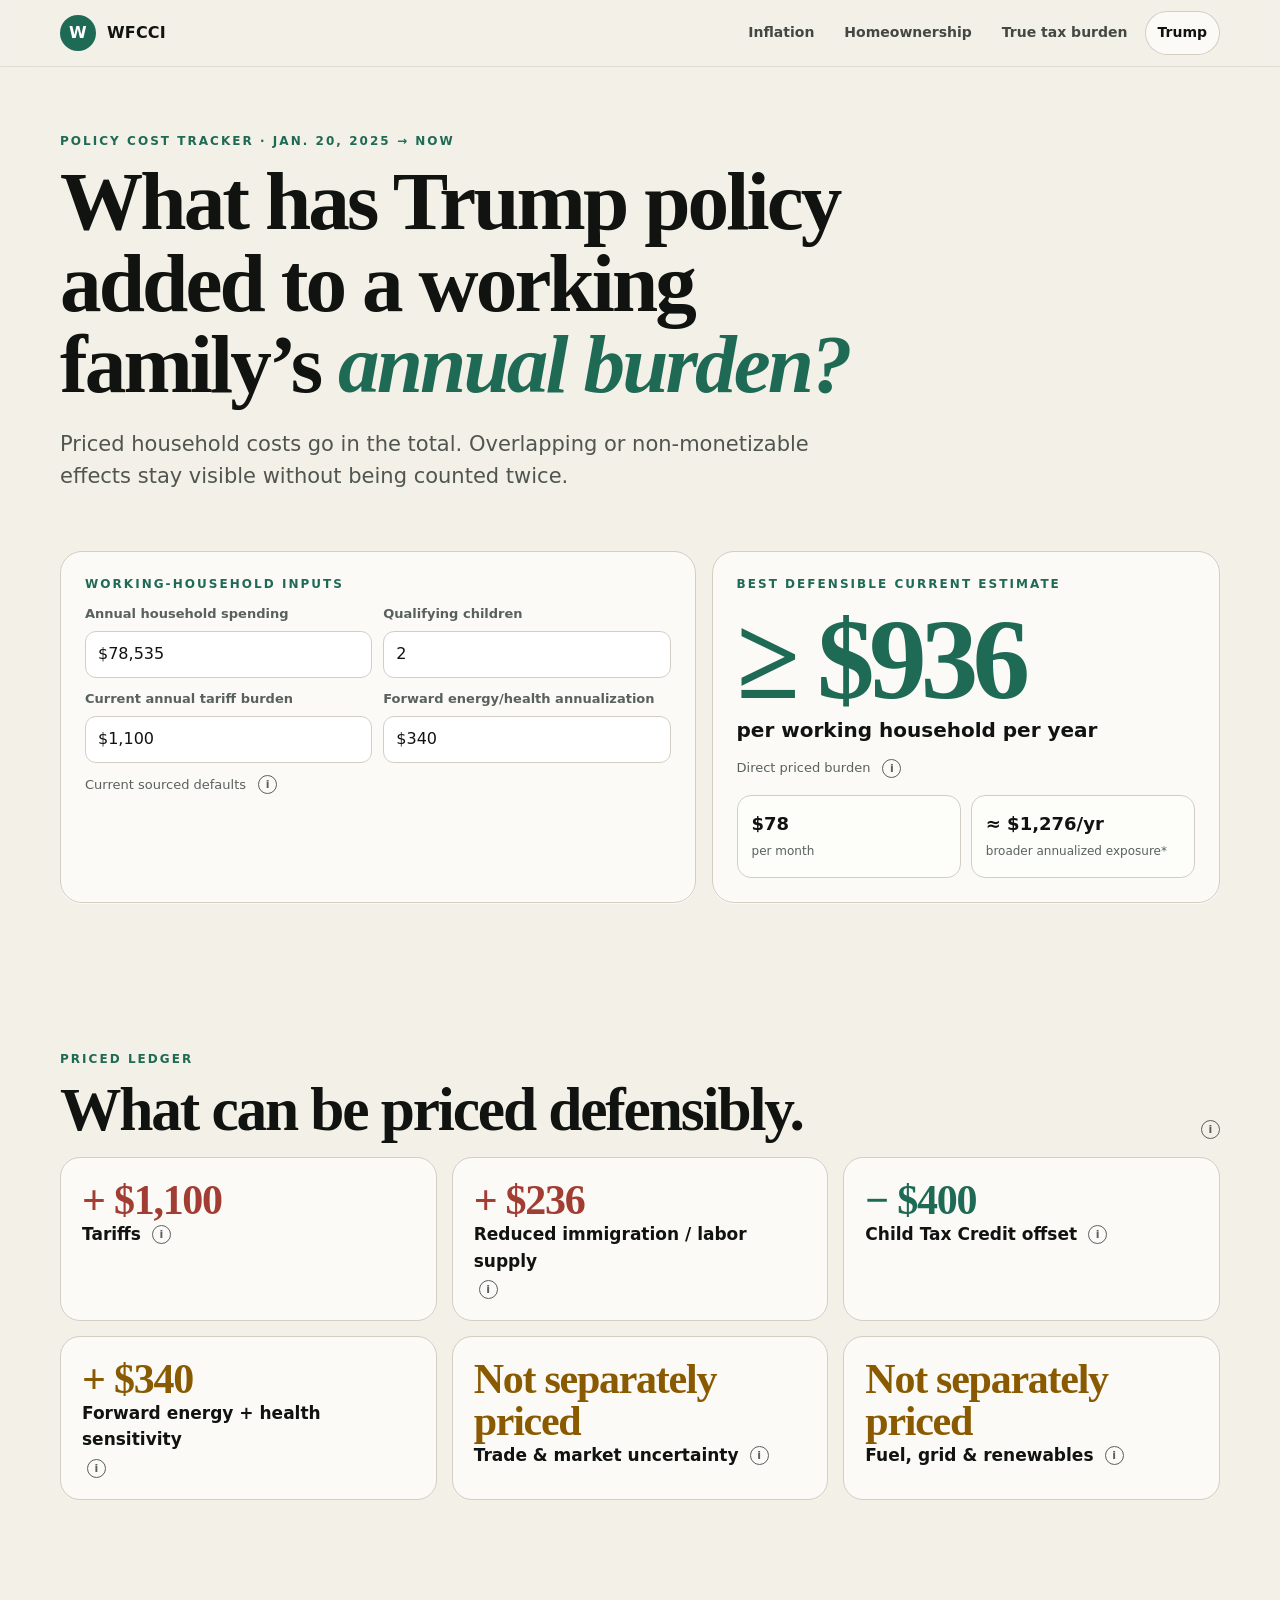
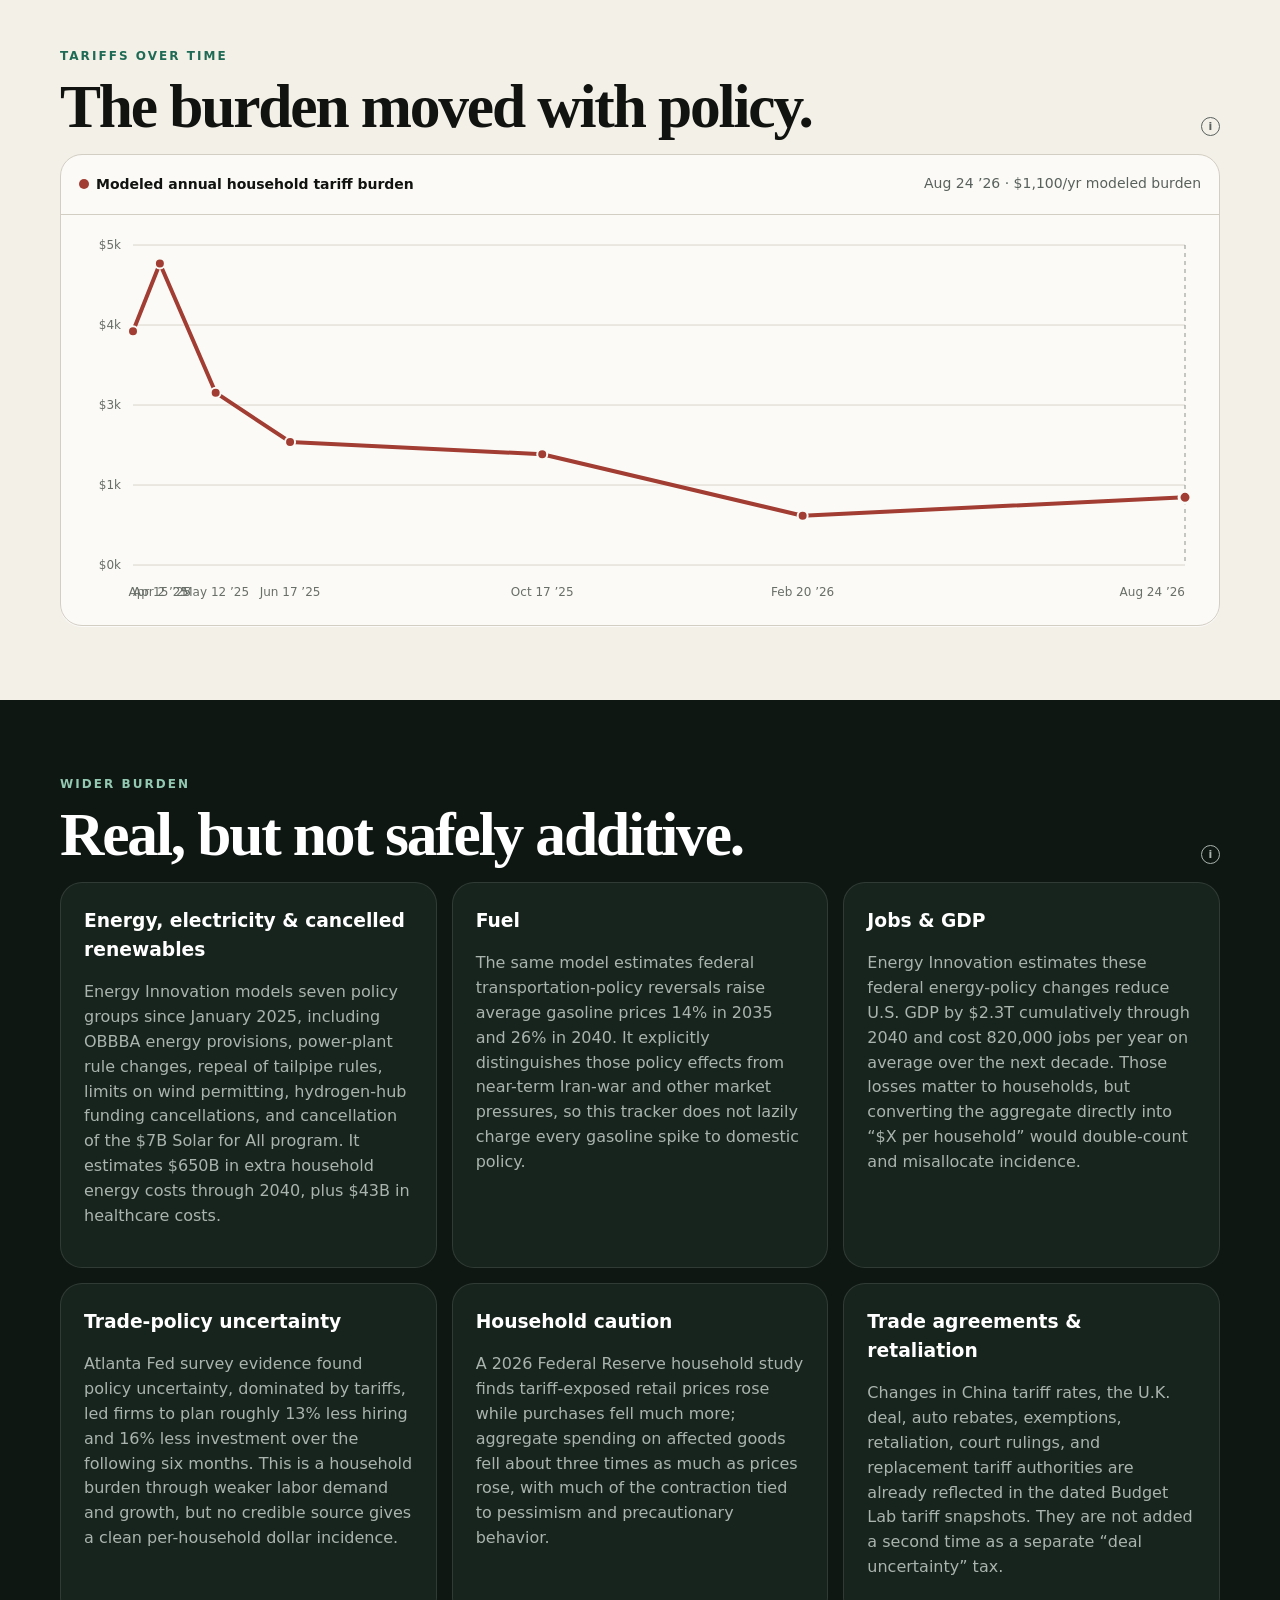
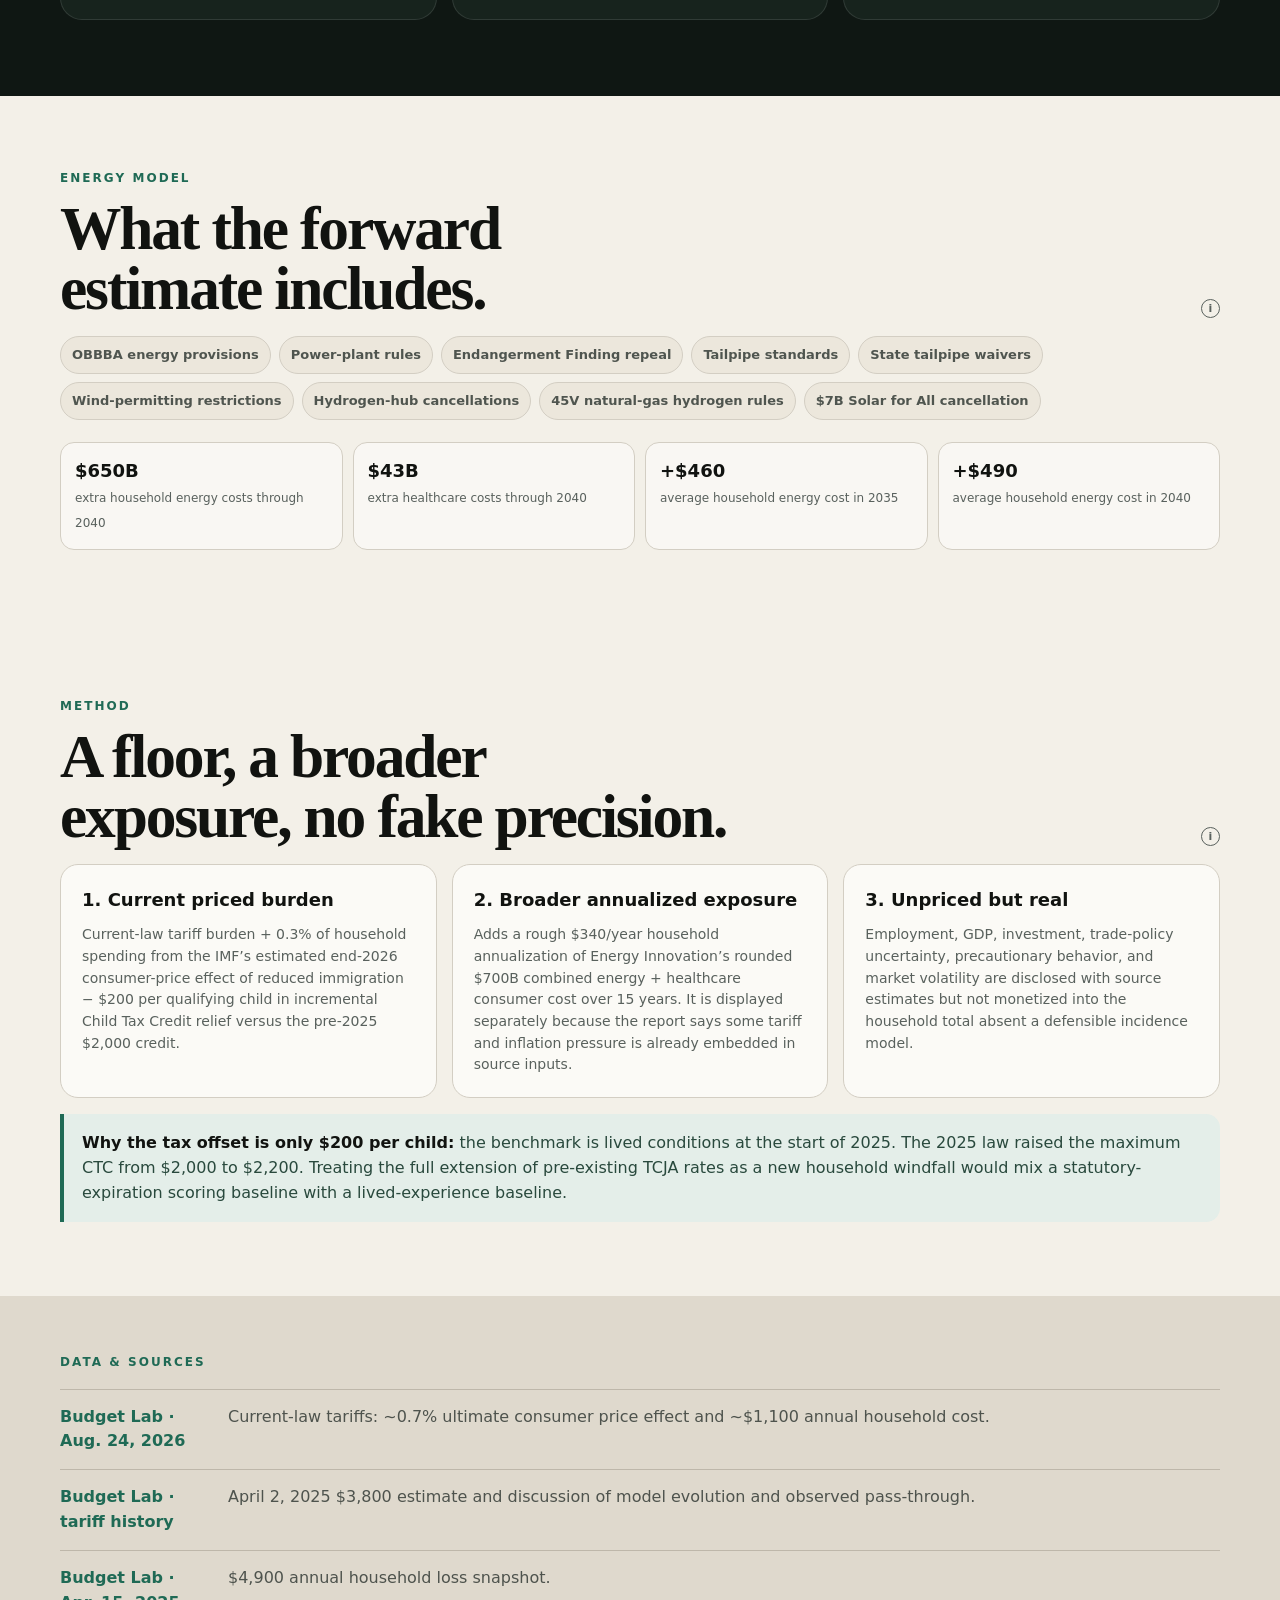
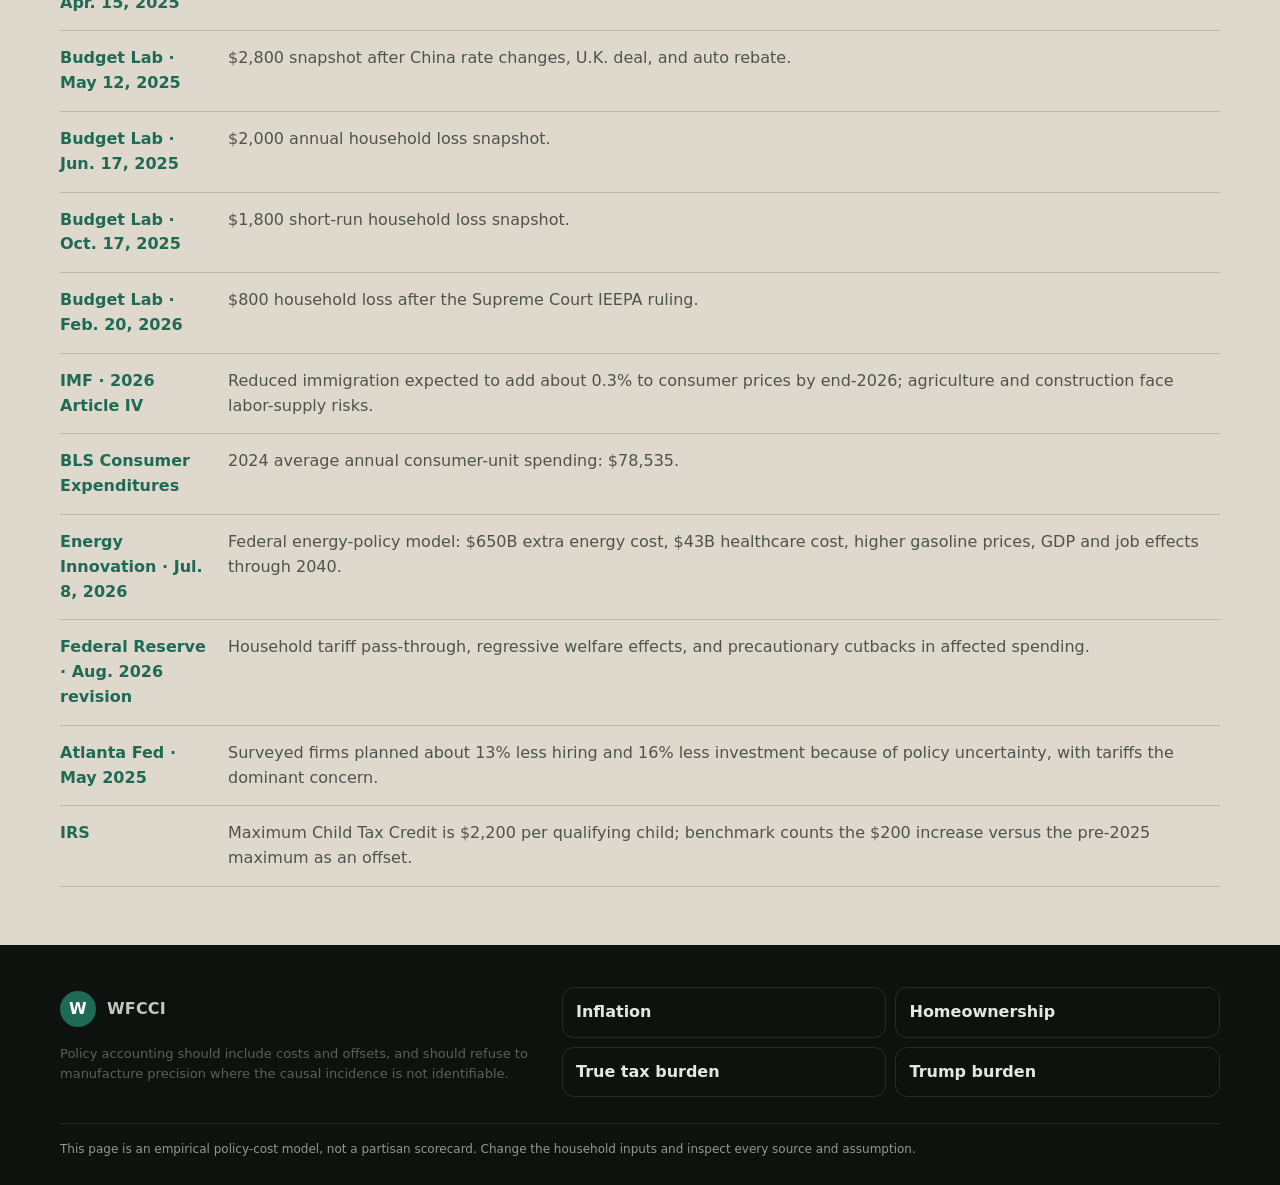
<file: trump-cost.html>
<!doctype html>
<html lang="en"><head><meta charset="utf-8"><meta name="viewport" content="width=device-width,initial-scale=1,viewport-fit=cover"><meta name="theme-color" content="#f3f0e8">
<title>Trump Policy Household Burden — WFCCI</title><meta name="description" content="A source-based estimate of the working-household financial burden from Trump administration policies since January 2025, including tariffs, immigration, energy policy, fuel, tax offsets, and policy uncertainty.">
<link rel="stylesheet" href="/styles.css"></head>
<body>
<header class="site-header">
<nav class="nav-main shell" aria-label="Primary"><a class="brand" href="/"><span class="brand-mark">W</span><span>WFCCI</span></a><div class="desktop-nav"><a class="nav-link" href="/">Inflation</a><a class="nav-link" href="/homeownership.html">Homeownership</a><a class="nav-link" href="/taxes.html">True tax burden</a><a class="nav-link" aria-current="page" href="/trump-cost.html">Trump</a></div></nav>
<div class="mobile-tabs" aria-label="Site sections"><a class="nav-link" href="/">Inflation</a><a class="nav-link" href="/homeownership.html">Homeownership</a><a class="nav-link" href="/taxes.html">Taxes</a><a class="nav-link" aria-current="page" href="/trump-cost.html">Trump</a></div>
</header>

<main>
<section class="page-intro shell">
<p class="kicker">Policy cost tracker · Jan. 20, 2025 → now</p>
<h1 class="display">What has Trump policy added to a working family’s <em>annual burden?</em></h1>
<p class="lead">Priced household costs go in the total. Overlapping or non-monetizable effects stay visible without being counted twice.</p>
</section>

<section class="section shell" style="padding-top:24px">
<div class="control-panel">
<div class="card card-pad">
<p class="kicker">Working-household inputs</p>
<div class="field-grid">
<div class="light-field"><label for="annualSpend">Annual household spending</label><input id="annualSpend" data-money type="text" inputmode="decimal" value="78535"></div>
<div class="light-field"><label for="policyKids">Qualifying children</label><input id="policyKids" type="number" min="0" max="10" step="1" value="2"></div>
<div class="light-field"><label for="tariffBurden">Current annual tariff burden</label><input id="tariffBurden" data-money type="text" inputmode="decimal" value="1100"></div>
<div class="light-field"><label for="energyAnnual">Forward energy/health annualization</label><input id="energyAnnual" data-money type="text" inputmode="decimal" value="340"></div>
</div>
<div class="live-status">Current sourced defaults <button class="note-trigger" type="button" aria-label="Default assumptions note" data-note="BLS 2024 average consumer-unit spending; two qualifying children; Budget Lab Aug. 24, 2026 tariff estimate; and a rough annualization of Energy Innovation’s long-run energy/health consumer-cost estimate. The energy figure is kept as a sensitivity because some tariff/inflation pressure is already embedded in its inputs.">i</button></div>
</div>

<div class="card card-pad">
<p class="kicker">Best defensible current estimate</p>
<div class="tax-hero-number" id="directBurden">—</div>
<div style="font-size:20px;font-weight:760">per working household per year</div>
<div class="live-status">Direct priced burden <button class="note-trigger" type="button" aria-label="Direct burden note" data-note="Tariffs + IMF-implied labor-supply price effect − incremental Child Tax Credit relief.">i</button></div>
<div class="assumption-strip" style="grid-template-columns:1fr 1fr">
<div class="assumption"><strong id="monthlyBurden">—</strong><span>per month</span></div>
<div class="assumption"><strong id="broadBurden">—</strong><span>broader annualized exposure*</span></div>
</div>

</div>
</div>
</section>

<section class="section shell">
<div class="compact-section-head"><div><p class="kicker">Priced ledger</p><h2 class="section-title">What can be priced defensibly.</h2></div><button class="note-trigger" type="button" aria-label="Baseline note" data-note="The primary total uses a lived-status-quo baseline: what changed versus household rules and prices in place when Trump took office, rather than a scoring baseline that assumes expiring provisions disappeared.">i</button></div>
<div class="policy-ledger" id="pricedLedger"></div>
</section>

<section class="section shell">
<div class="compact-section-head"><div><p class="kicker">Tariffs over time</p><h2 class="section-title">The burden moved with policy.</h2></div><button class="note-trigger" type="button" aria-label="Tariff chart note" data-note="Discrete Budget Lab model snapshots, not observed daily bills. The x-axis uses actual calendar spacing; connecting lines show policy evolution only.">i</button></div>
<div class="card chart-card">
<div class="chart-toolbar"><div class="legend"><span class="legend-item"><i class="dot red"></i>Modeled annual household tariff burden</span></div><div class="chart-note" id="tariffReadout">Aug. 24, 2026 · $1,100/yr</div></div>
<div class="chart-wrap"><svg id="tariffChart" viewBox="0 0 1000 390" role="img" aria-label="Budget Lab modeled household tariff burden snapshots from April 2025 through August 2026"></svg></div>
<div class="chart-scrubber"><input type="range" min="0" max="6" value="6" step="1" data-scrubber-for="tariffChart" aria-label="Select published tariff estimate"></div>
</div>
</section>

<section class="dark-section">
<div class="shell">
<div class="compact-section-head"><div><p class="kicker">Wider burden</p><h2 class="section-title">Real, but not safely additive.</h2></div><button class="note-trigger" type="button" aria-label="Wider burden note" data-note="GDP loss, hiring loss, price effects, and uncertainty overlap. Adding them mechanically would count some of the same economic damage multiple times.">i</button></div>
<div class="grid-3">
<article class="dark-card"><h3>Energy, electricity & cancelled renewables</h3><p>Energy Innovation models seven policy groups since January 2025, including OBBBA energy provisions, power-plant rule changes, repeal of tailpipe rules, limits on wind permitting, hydrogen-hub funding cancellations, and cancellation of the $7B Solar for All program. It estimates $650B in extra household energy costs through 2040, plus $43B in healthcare costs.</p></article>
<article class="dark-card"><h3>Fuel</h3><p>The same model estimates federal transportation-policy reversals raise average gasoline prices 14% in 2035 and 26% in 2040. It explicitly distinguishes those policy effects from near-term Iran-war and other market pressures, so this tracker does not lazily charge every gasoline spike to domestic policy.</p></article>
<article class="dark-card"><h3>Jobs & GDP</h3><p>Energy Innovation estimates these federal energy-policy changes reduce U.S. GDP by $2.3T cumulatively through 2040 and cost 820,000 jobs per year on average over the next decade. Those losses matter to households, but converting the aggregate directly into “$X per household” would double-count and misallocate incidence.</p></article>
<article class="dark-card"><h3>Trade-policy uncertainty</h3><p>Atlanta Fed survey evidence found policy uncertainty, dominated by tariffs, led firms to plan roughly 13% less hiring and 16% less investment over the following six months. This is a household burden through weaker labor demand and growth, but no credible source gives a clean per-household dollar incidence.</p></article>
<article class="dark-card"><h3>Household caution</h3><p>A 2026 Federal Reserve household study finds tariff-exposed retail prices rose while purchases fell much more; aggregate spending on affected goods fell about three times as much as prices rose, with much of the contraction tied to pessimism and precautionary behavior.</p></article>
<article class="dark-card"><h3>Trade agreements & retaliation</h3><p>Changes in China tariff rates, the U.K. deal, auto rebates, exemptions, retaliation, court rulings, and replacement tariff authorities are already reflected in the dated Budget Lab tariff snapshots. They are not added a second time as a separate “deal uncertainty” tax.</p></article>
</div>
</div>
</section>

<section class="section shell">
<div class="compact-section-head"><div><p class="kicker">Energy model</p><h2 class="section-title">What the forward estimate includes.</h2></div><button class="note-trigger" type="button" aria-label="Energy model note" data-note="Energy Innovation explicitly models listed policy changes through its Energy Policy Simulator. These are forward-looking effects, not a claim that every modeled dollar has already hit a 2026 household bill.">i</button></div>
<div class="chip-grid">
<span class="chip">OBBBA energy provisions</span><span class="chip">Power-plant rules</span><span class="chip">Endangerment Finding repeal</span><span class="chip">Tailpipe standards</span><span class="chip">State tailpipe waivers</span><span class="chip">Wind-permitting restrictions</span><span class="chip">Hydrogen-hub cancellations</span><span class="chip">45V natural-gas hydrogen rules</span><span class="chip">$7B Solar for All cancellation</span>
</div>
<div class="assumption-strip" style="margin-top:22px">
<div class="assumption"><strong>$650B</strong><span>extra household energy costs through 2040</span></div>
<div class="assumption"><strong>$43B</strong><span>extra healthcare costs through 2040</span></div>
<div class="assumption"><strong>+$460</strong><span>average household energy cost in 2035</span></div>
<div class="assumption"><strong>+$490</strong><span>average household energy cost in 2040</span></div>
</div>
</section>

<section class="section shell" id="method">
<div class="compact-section-head"><div><p class="kicker">Method</p><h2 class="section-title">A floor, a broader exposure, no fake precision.</h2></div><button class="note-trigger" type="button" aria-label="Method note" data-note="The tracker separates additive household-dollar estimates from overlapping macroeconomic channels.">i</button></div>
<div class="grid-3">
<article class="info-card"><h3>1. Current priced burden</h3><p>Current-law tariff burden + 0.3% of household spending from the IMF’s estimated end-2026 consumer-price effect of reduced immigration − $200 per qualifying child in incremental Child Tax Credit relief versus the pre-2025 $2,000 credit.</p></article>
<article class="info-card"><h3>2. Broader annualized exposure</h3><p>Adds a rough $340/year household annualization of Energy Innovation’s rounded $700B combined energy + healthcare consumer cost over 15 years. It is displayed separately because the report says some tariff and inflation pressure is already embedded in source inputs.</p></article>
<article class="info-card"><h3>3. Unpriced but real</h3><p>Employment, GDP, investment, trade-policy uncertainty, precautionary behavior, and market volatility are disclosed with source estimates but not monetized into the household total absent a defensible incidence model.</p></article>
</div>
<div class="callout" style="margin-top:16px"><strong>Why the tax offset is only $200 per child:</strong> the benchmark is lived conditions at the start of 2025. The 2025 law raised the maximum CTC from $2,000 to $2,200. Treating the full extension of pre-existing TCJA rates as a new household windfall would mix a statutory-expiration scoring baseline with a lived-experience baseline.</div>
</section>

<section class="source-section"><div class="shell"><p class="kicker">Data & sources</p><div class="source-list">
<a class="source-link" href="https://budgetlab.yale.edu/research/state-us-tariffs" target="_blank" rel="noreferrer"><strong>Budget Lab · Aug. 24, 2026</strong><span>Current-law tariffs: ~0.7% ultimate consumer price effect and ~$1,100 annual household cost.</span></a>
<a class="source-link" href="https://budgetlab.yale.edu/research/one-year-tariff-analysis-what-we-got-right-what-changed-and-what-we-learned" target="_blank" rel="noreferrer"><strong>Budget Lab · tariff history</strong><span>April 2, 2025 $3,800 estimate and discussion of model evolution and observed pass-through.</span></a>
<a class="source-link" href="https://budgetlab.yale.edu/research/state-us-tariffs-april-15-2025" target="_blank" rel="noreferrer"><strong>Budget Lab · Apr. 15, 2025</strong><span>$4,900 annual household loss snapshot.</span></a>
<a class="source-link" href="https://budgetlab.yale.edu/research/state-us-tariffs-may-12-2025" target="_blank" rel="noreferrer"><strong>Budget Lab · May 12, 2025</strong><span>$2,800 snapshot after China rate changes, U.K. deal, and auto rebate.</span></a>
<a class="source-link" href="https://budgetlab.yale.edu/node/878/pdf" target="_blank" rel="noreferrer"><strong>Budget Lab · Jun. 17, 2025</strong><span>$2,000 annual household loss snapshot.</span></a>
<a class="source-link" href="https://budgetlab.yale.edu/research/state-us-tariffs-october-17-2025" target="_blank" rel="noreferrer"><strong>Budget Lab · Oct. 17, 2025</strong><span>$1,800 short-run household loss snapshot.</span></a>
<a class="source-link" href="https://budgetlab.yale.edu/research/state-us-tariffs-scotus-ruling-update" target="_blank" rel="noreferrer"><strong>Budget Lab · Feb. 20, 2026</strong><span>$800 household loss after the Supreme Court IEEPA ruling.</span></a>
<a class="source-link" href="https://www.elibrary.imf.org/view/journals/002/2026/076/article-A001-en.xml" target="_blank" rel="noreferrer"><strong>IMF · 2026 Article IV</strong><span>Reduced immigration expected to add about 0.3% to consumer prices by end-2026; agriculture and construction face labor-supply risks.</span></a>
<a class="source-link" href="https://www.bls.gov/opub/reports/consumer-expenditures/2024/home.htm" target="_blank" rel="noreferrer"><strong>BLS Consumer Expenditures</strong><span>2024 average annual consumer-unit spending: $78,535.</span></a>
<a class="source-link" href="https://energyinnovation.org/report/economic-consumer-cost-and-pollution-impacts-of-federal-energy-policy-changes/" target="_blank" rel="noreferrer"><strong>Energy Innovation · Jul. 8, 2026</strong><span>Federal energy-policy model: $650B extra energy cost, $43B healthcare cost, higher gasoline prices, GDP and job effects through 2040.</span></a>
<a class="source-link" href="https://www.federalreserve.gov/econres/feds/paying-more-and-buying-less-2025-tariffs-and-us-household-spending.htm" target="_blank" rel="noreferrer"><strong>Federal Reserve · Aug. 2026 revision</strong><span>Household tariff pass-through, regressive welfare effects, and precautionary cutbacks in affected spending.</span></a>
<a class="source-link" href="https://www.atlantafed.org/research-and-data/publications/policy-hub-macroblog/2025/05/15/uncertainty-over-trade-policy-will-cut-hiring-and-investment-say-business-execs" target="_blank" rel="noreferrer"><strong>Atlanta Fed · May 2025</strong><span>Surveyed firms planned about 13% less hiring and 16% less investment because of policy uncertainty, with tariffs the dominant concern.</span></a>
<a class="source-link" href="https://www.irs.gov/credits-deductions/individuals/child-tax-credit" target="_blank" rel="noreferrer"><strong>IRS</strong><span>Maximum Child Tax Credit is $2,200 per qualifying child; benchmark counts the $200 increase versus the pre-2025 maximum as an offset.</span></a>
</div></div></section>
</main>

<footer class="site-footer"><div class="shell"><div class="footer-grid"><div><a class="brand" href="/"><span class="brand-mark">W</span><span>WFCCI</span></a><p class="small">Policy accounting should include costs and offsets, and should refuse to manufacture precision where the causal incidence is not identifiable.</p></div><nav class="footer-nav" aria-label="Footer"><a href="/">Inflation</a><a href="/homeownership.html">Homeownership</a><a href="/taxes.html">True tax burden</a><a href="/trump-cost.html">Trump burden</a></nav></div><div class="footer-note">This page is an empirical policy-cost model, not a partisan scorecard. Change the household inputs and inspect every source and assumption.</div></div></footer>

<script src="/site.js"></script>
<script>
const $=id=>document.getElementById(id);
const tariffPoints=[
{label:"Apr 2 ’25",date:"2025-04-02",cost:3800},
{label:"Apr 15 ’25",date:"2025-04-15",cost:4900},
{label:"May 12 ’25",date:"2025-05-12",cost:2800},
{label:"Jun 17 ’25",date:"2025-06-17",cost:2000},
{label:"Oct 17 ’25",date:"2025-10-17",cost:1800},
{label:"Feb 20 ’26",date:"2026-02-20",cost:800},
{label:"Aug 24 ’26",date:"2026-08-24",cost:1100}
].map(d=>({...d,t:Date.parse(d.date)}));
WF.lineChart($("tariffChart"),tariffPoints,[{key:"cost",color:"#a13d32"}],{
  xValueKey:"t",yMin:0,yMax:5200,showPoints:true,pointRadius:5,yFormatter:v=>"$"+Math.round(v/1000)+"k",
  onFocus:r=>$("tariffReadout").textContent=r.label+" · "+WF.money(r.cost)+"/yr modeled burden"
});

function render(){
 const spend=Math.max(0,WF.value($("annualSpend"))), kids=Math.max(0,+$("policyKids").value||0), tariff=Math.max(0,WF.value($("tariffBurden"))), energy=Math.max(0,WF.value($("energyAnnual")));
 const immigration=spend*.003,ctc=kids*200,direct=tariff+immigration-ctc,broad=direct+energy;
 $("directBurden").textContent="≥ "+WF.money(direct);
 $("monthlyBurden").textContent=WF.money(direct/12);
 $("broadBurden").textContent="≈ "+WF.money(broad)+"/yr";
 const cards=[
  {cls:"cost",value:tariff,title:"Tariffs",text:"Budget Lab current-law annual household cost. The dated trend above shows how this changed with tariff rates, exemptions, deals, retaliation, legal rulings and replacement authorities."},
  {cls:"cost",value:immigration,title:"Reduced immigration / labor supply",text:"IMF estimates reduced inward migration adds about 0.3% to consumer prices by end-2026. This converts that price-level effect using your annual spending."},
  {cls:"offset",value:-ctc,title:"Child Tax Credit offset",text:"Counts only the $200-per-child increase from the pre-2025 $2,000 maximum to $2,200. Existing TCJA rates are not relabeled as a new windfall."},
  {cls:"neutral",value:energy,title:"Forward energy + health sensitivity",text:"Rough annualization of Energy Innovation’s rounded $700B combined consumer-cost estimate over 15 years. Shown separately from the additive-safe current total because model inputs partly incorporate 2026 tariff/inflation pressure."},
  {cls:"neutral",value:null,title:"Trade & market uncertainty",text:"Accounted for explicitly but not monetized. Fed/IMF evidence shows weaker hiring, investment and precautionary household behavior; a household-dollar add-on would overlap tariff and GDP channels."},
  {cls:"neutral",value:null,title:"Fuel, grid & renewables",text:"Accounted for inside the energy-policy model: transport rule reversals, wind restrictions, grid capacity effects, hydrogen funding changes and Solar for All cancellation. Near-term geopolitical fuel shocks are not automatically attributed to these domestic policies."}
 ];
 $("pricedLedger").innerHTML=cards.map(c=>'<article class="policy-card compact '+c.cls+'"><div class="value">'+(c.value==null?"Not separately priced":(c.value<0?"− ":"+ ")+WF.money(Math.abs(c.value)))+'</div><div class="compact-head"><h3>'+c.title+'</h3>'+WF.note(c.text,c.title+" details")+'</div></article>').join("");
 WF.initNotes();
}
WF.bindMoneyInputs(document);WF.initNotes();["annualSpend","policyKids","tariffBurden","energyAnnual"].forEach(id=>$(id).addEventListener("input",render));render();
</script>
</body></html>
</file>
<file: styles.css>
:root{--bg:#f3f0e8;--paper:#fbfaf6;--ink:#111310;--muted:#59615d;--line:#d3cec3;--green:#1f6a55;--green2:#2b7a68;--blue:#355f8a;--amber:#8a5a00;--gold:#8a5a00;--red:#a13d32;--purple:#6b4f8a;--neutral:#59615d;--dark:#0f1713;--dark2:#17231d;--soft:#e7e3d8;--green-soft:#e4eee9;--radius:22px;--max:1160px}
*{box-sizing:border-box}
html{scroll-behavior:smooth;-webkit-text-size-adjust:100%}
body{margin:0;background:var(--bg);color:var(--ink);font-family:system-ui,-apple-system,BlinkMacSystemFont,"Segoe UI",sans-serif;line-height:1.55}
a{color:inherit}button,input,select{font:inherit}
button,a,input,select{touch-action:manipulation}
img,svg{display:block;max-width:100%}
.shell{width:min(var(--max),calc(100% - 36px));margin-inline:auto}
.kicker{margin:0 0 12px;color:var(--green);font-size:12px;line-height:1.35;font-weight:850;letter-spacing:.17em;text-transform:uppercase}
.display,.section-title{margin:0;font-family:Georgia,"Times New Roman",serif;letter-spacing:-.035em;line-height:.98;text-wrap:balance}
.display{font-size:clamp(52px,6.5vw,86px)}
.section-title{font-size:clamp(40px,4.8vw,62px)}
.display em,.section-title em{color:var(--green);font-style:italic}
.lead{max-width:780px;margin:22px 0 0;color:#50564f;font-size:clamp(18px,2vw,21px);line-height:1.55;text-wrap:pretty}
.muted{color:var(--muted)}.small{font-size:13px;color:var(--muted)}.num{font-family:Georgia,"Times New Roman",serif;font-variant-numeric:tabular-nums}
.site-header{position:sticky;top:0;z-index:50;background:color-mix(in srgb,var(--bg) 94%,transparent);backdrop-filter:blur(16px);border-bottom:1px solid rgba(17,19,16,.09)}
.nav-main{min-height:66px;display:flex;align-items:center;justify-content:space-between;gap:24px}
.brand{display:inline-flex;min-height:44px;align-items:center;gap:11px;text-decoration:none;font-weight:850;letter-spacing:.01em}
.brand-mark{width:36px;height:36px;border-radius:50%;display:grid;place-items:center;background:var(--green);color:#fff;font-weight:900}
.desktop-nav{display:flex;align-items:center;gap:4px}
.nav-link{display:inline-flex;min-height:44px;align-items:center;border-radius:999px;padding:9px 13px;text-decoration:none;font-size:14px;font-weight:720;color:#434942;white-space:nowrap}
.nav-link:hover,.nav-link[aria-current="page"]{background:var(--paper);color:var(--ink);box-shadow:inset 0 0 0 1px var(--line)}
.mobile-tabs{display:none;padding:0 18px 9px;gap:8px;overflow-x:auto;scrollbar-width:none;-webkit-overflow-scrolling:touch}
.mobile-tabs::-webkit-scrollbar{display:none}.mobile-tabs .nav-link{flex:0 0 auto;background:rgba(255,255,255,.42);box-shadow:inset 0 0 0 1px rgba(17,19,16,.08)}
.mobile-tabs .nav-link[aria-current="page"]{background:var(--green);color:#fff;box-shadow:none}
.btn{display:inline-flex;min-height:46px;align-items:center;justify-content:center;gap:8px;border:1px solid var(--line);border-radius:999px;background:transparent;color:inherit;padding:10px 18px;text-decoration:none;font-weight:780;cursor:pointer}
.btn.primary{background:var(--green);border-color:var(--green);color:#fff}.btn.primary:hover{background:#1f5642}.btn.dark{background:var(--dark);border-color:var(--dark);color:#fff}
.hero{display:grid;grid-template-columns:minmax(0,1.25fr) minmax(280px,.75fr);gap:54px;align-items:center;padding:72px 0 44px}
.hero-actions{display:flex;gap:12px;flex-wrap:wrap;margin-top:29px}
.hero-card{background:var(--dark);color:#fff;border-radius:30px;padding:29px;box-shadow:0 16px 42px rgba(14,19,16,.12)}
.hero-number{margin:19px 0 12px;font:700 clamp(62px,8vw,104px)/.9 Georgia,serif;letter-spacing:-.045em;font-variant-numeric:tabular-nums}
.hero-card .subtle{color:#aab5af}.hero-card-grid{display:grid;grid-template-columns:1fr 1fr;gap:14px;margin-top:22px;padding-top:17px;border-top:1px solid rgba(255,255,255,.13)}
.hero-card-grid>div{display:flex;justify-content:space-between;gap:10px}
.metric-grid{display:grid;grid-template-columns:repeat(4,minmax(0,1fr));background:var(--paper);border:1px solid var(--line);border-radius:var(--radius);overflow:hidden}
.metric{padding:21px;border-right:1px solid var(--line);min-width:0}.metric:last-child{border-right:0}
.metric strong{display:block;margin-top:5px;font:700 clamp(31px,3.2vw,45px)/1 Georgia,serif;letter-spacing:-.03em;font-variant-numeric:tabular-nums}
.metric p{margin:8px 0 0;color:var(--muted);font-size:13px}
.section{padding:74px 0}.section-head{display:grid;grid-template-columns:minmax(0,1.15fr) minmax(280px,.85fr);gap:42px;align-items:end;margin-bottom:28px}
.section-head>p{margin:0;color:var(--muted);font-size:17px;line-height:1.6;text-wrap:pretty}
.card{background:var(--paper);border:1px solid var(--line);border-radius:var(--radius);box-shadow:0 1px 0 rgba(255,255,255,.7);overflow:hidden}
.card-pad{padding:24px}
.chart-card{overflow:hidden}
.chart-toolbar{display:flex;align-items:center;justify-content:space-between;gap:14px;min-height:60px;padding:12px 18px;border-bottom:1px solid var(--line);font-size:14px}
.legend{display:flex;align-items:center;gap:16px;flex-wrap:wrap;font-weight:740}.legend-item{display:flex;align-items:center;gap:7px}
.dot{width:10px;height:10px;border-radius:50%;flex:0 0 auto}.dot.green{background:var(--green)}.dot.gold{background:var(--blue)}.dot.red{background:var(--red)}
.chart-note{min-height:22px;color:var(--muted);font-variant-numeric:tabular-nums}
.chart-wrap{position:relative;width:100%;padding:8px 10px 12px}
.chart-wrap svg{width:100%;height:390px;overflow:visible}
.chart-scrubber{display:none;padding:0 14px 15px}.chart-scrubber input{width:100%;accent-color:var(--green)}
.grid-3{display:grid;grid-template-columns:repeat(3,minmax(0,1fr));gap:15px}.grid-2{display:grid;grid-template-columns:repeat(2,minmax(0,1fr));gap:16px}
.info-card{background:var(--paper);border:1px solid var(--line);border-radius:18px;padding:21px;min-width:0}.info-card h3{margin:0 0 7px;font-size:18px}.info-card .big{display:block;font:700 38px/1 Georgia,serif;letter-spacing:-.03em;color:var(--green);font-variant-numeric:tabular-nums}.info-card p{margin:10px 0 0;color:var(--muted);font-size:14px}
.bar{height:8px;background:#e7e2d7;border-radius:999px;overflow:hidden;margin-top:14px}.bar>i{display:block;height:100%;background:var(--green2);border-radius:inherit}
.dark-section{background:var(--dark);color:#fff;padding:76px 0}.dark-section .kicker{color:#93c9b2}.dark-section .section-head>p,.dark-section .muted,.dark-section .small{color:#aab4ae}
.dark-card{background:var(--dark2);border:1px solid rgba(255,255,255,.11);border-radius:22px;padding:23px}.dark-card h3{margin:0 0 6px}.dark-card p{color:#aab4ae}
.field-grid{display:grid;grid-template-columns:repeat(2,minmax(0,1fr));gap:11px}
.field{display:grid;gap:7px}.field label{font-size:13px;color:#b8c1bc;font-weight:720}.field input,.field select,.light-field input,.light-field select{width:100%;min-height:46px;border-radius:11px;border:1px solid rgba(255,255,255,.12);background:#0f1512;color:#fff;padding:10px 12px;outline:none}
.field input:focus,.field select:focus{border-color:#72aa92;box-shadow:0 0 0 3px rgba(114,170,146,.17)}
.light-field{display:grid;gap:7px}.light-field label{font-size:13px;color:var(--muted);font-weight:730}.light-field input,.light-field select{background:#fff;color:var(--ink);border:1px solid var(--line)}
.light-field input:focus,.light-field select:focus{border-color:var(--green);box-shadow:0 0 0 3px rgba(40,101,79,.12)}
.result-big{margin:10px 0 18px;font:700 clamp(46px,6vw,68px)/1 Georgia,serif;color:#9bd0b8;letter-spacing:-.035em;font-variant-numeric:tabular-nums}
.result-list{display:grid;gap:11px;padding-top:16px;border-top:1px solid rgba(255,255,255,.12)}
.result-row{display:flex;justify-content:space-between;gap:20px;align-items:baseline}.result-row span{color:#b6bfba}.result-row strong{font-variant-numeric:tabular-nums;text-align:right}
.table-wrap{overflow:auto;-webkit-overflow-scrolling:touch}table{width:100%;min-width:720px;border-collapse:collapse}th,td{padding:12px 14px;border-bottom:1px solid var(--line);text-align:right;font-variant-numeric:tabular-nums}th:first-child,td:first-child{text-align:left}th{font-size:11px;letter-spacing:.08em;text-transform:uppercase;color:var(--muted)}
.page-intro{padding:66px 0 34px}.page-intro .display{max-width:980px}.control-panel{display:grid;grid-template-columns:minmax(0,1fr) minmax(300px,.8fr);gap:16px}
.inline-form{display:flex;align-items:end;gap:10px;flex-wrap:wrap}.inline-form .light-field{min-width:190px;flex:1}.status{min-height:24px;margin-top:10px;color:var(--muted);font-size:13px}
.scenario-grid{display:grid;grid-template-columns:repeat(3,minmax(0,1fr));gap:15px}.scenario{position:relative;background:var(--paper);border:1px solid var(--line);border-radius:20px;padding:22px;overflow:hidden}.scenario:before{content:"";position:absolute;inset:0 auto 0 0;width:5px;background:var(--green)}.scenario h3{margin:0 0 2px;font-size:17px}.scenario .dp{font:700 46px/1 Georgia,serif;color:var(--green);letter-spacing:-.03em}.scenario dl{display:grid;gap:10px;margin:20px 0 0}.scenario dl div{display:flex;justify-content:space-between;gap:15px}.scenario dt{color:var(--muted)}.scenario dd{margin:0;font-weight:780;text-align:right;font-variant-numeric:tabular-nums}
.assumption-strip{display:grid;grid-template-columns:repeat(4,minmax(0,1fr));gap:10px;margin-top:15px}.assumption{background:rgba(255,255,255,.45);border:1px solid var(--line);border-radius:14px;padding:14px}.assumption strong{display:block;font-size:18px;font-variant-numeric:tabular-nums}.assumption span{color:var(--muted);font-size:12px}
.tax-hero-number{margin:18px 0 6px;font:700 clamp(64px,9vw,116px)/.86 Georgia,serif;color:var(--green);letter-spacing:-.05em;font-variant-numeric:tabular-nums}
.tax-breakdown{display:grid;grid-template-columns:1fr 1fr;gap:12px;margin-top:18px}.tax-block{border-radius:16px;padding:17px;background:#f0ece2;border:1px solid var(--line)}.tax-block b{display:block;font:700 36px/1 Georgia,serif;letter-spacing:-.03em;font-variant-numeric:tabular-nums}.tax-block span{font-size:13px;color:var(--muted)}
.tax-stack{display:flex;height:28px;border-radius:999px;overflow:hidden;background:#e4ded1;margin:18px 0 8px}.tax-stack>i{height:100%;box-shadow:inset -1px 0 rgba(255,255,255,.7)}.tax-stack .federal{background:var(--blue)}.tax-stack .state{background:var(--purple)}.tax-stack .hidden{background:var(--green)}.tax-stack .excise{background:repeating-linear-gradient(135deg,var(--amber) 0 7px,#b8872d 7px 10px)}.tax-stack .tariff{background:repeating-linear-gradient(45deg,var(--red) 0 7px,#c06a60 7px 10px)}.tax-stack .fees{background:repeating-linear-gradient(90deg,var(--neutral) 0 5px,#89918d 5px 8px)}
.chip-grid{display:flex;flex-wrap:wrap;gap:8px}.chip{display:inline-flex;min-height:38px;align-items:center;padding:7px 11px;border-radius:999px;background:#ece7dc;border:1px solid var(--line);font-size:13px;font-weight:700;color:#4f554f}
.policy-ledger{display:grid;grid-template-columns:repeat(3,minmax(0,1fr));gap:15px}.policy-card{background:var(--paper);border:1px solid var(--line);border-radius:20px;padding:21px}.policy-card .value{font:700 42px/1 Georgia,serif;letter-spacing:-.03em;font-variant-numeric:tabular-nums}.policy-card.cost .value{color:var(--red)}.policy-card.offset .value{color:var(--green)}.policy-card.neutral .value{color:var(--amber)}.policy-card h3{margin:9px 0 6px;font-size:17px}.policy-card p{margin:0;color:var(--muted);font-size:13px}
.callout{border-left:4px solid var(--green);background:var(--green-soft);padding:17px 18px;border-radius:0 14px 14px 0;color:#29493d}.callout strong{color:var(--ink)}
.source-section{background:#dfd9cd;padding:58px 0}.source-list{display:grid;margin-top:18px;border-top:1px solid #beb7aa}.source-link{display:grid;grid-template-columns:150px 1fr;gap:18px;padding:15px 0;border-bottom:1px solid #beb7aa;text-decoration:none}.source-link strong{color:var(--green)}.source-link span{color:#4e534d}
.site-footer{background:#0d120f;color:#c1c8c4;padding:42px 0 26px}.footer-grid{display:grid;grid-template-columns:1fr 1.4fr;gap:32px}.footer-nav{display:grid;grid-template-columns:repeat(2,minmax(0,1fr));gap:9px}.footer-nav a{display:flex;min-height:46px;align-items:center;padding:10px 13px;border:1px solid rgba(255,255,255,.11);border-radius:12px;text-decoration:none;color:#e4e8e5;font-weight:700}.footer-note{margin-top:26px;padding-top:16px;border-top:1px solid rgba(255,255,255,.1);font-size:12px;color:#8f9a94}
@media(max-width:900px){
.desktop-nav{display:none}.mobile-tabs{display:flex}.hero,.section-head,.control-panel,.footer-grid{grid-template-columns:1fr}.hero{gap:28px;padding-top:50px}.metric-grid{grid-template-columns:1fr 1fr}.metric:nth-child(2){border-right:0}.metric:nth-child(-n+2){border-bottom:1px solid var(--line)}.grid-3,.scenario-grid,.policy-ledger{grid-template-columns:1fr 1fr}.grid-2{grid-template-columns:1fr}.assumption-strip{grid-template-columns:1fr 1fr}.section-head{gap:18px}
}
@media(max-width:640px){
.shell{width:min(var(--max),calc(100% - 28px))}.nav-main{min-height:60px}.brand-mark{width:34px;height:34px}.mobile-tabs{padding-inline:14px}
.display{font-size:clamp(39px,11.5vw,48px);line-height:1.01;letter-spacing:-.027em}.section-title{font-size:clamp(34px,9.6vw,43px);line-height:1.03;letter-spacing:-.026em}.lead{font-size:18px;line-height:1.48}
.hero{padding:42px 0 30px}.hero-actions{display:grid;grid-template-columns:1fr;margin-top:23px}.hero-actions .btn{width:100%}.hero-card{padding:22px;border-radius:23px}.hero-card .hero-number{font-size:62px}.hero-card-grid{grid-template-columns:1fr;gap:9px}
.metric{padding:17px 15px}.metric span{font-size:14px}.metric strong{font-size:clamp(28px,8.5vw,36px)}.metric p{font-size:12px}
.section{padding:54px 0}.section-head{margin-bottom:21px}.section-head>p{font-size:16px;line-height:1.5}.card{border-radius:18px}
.chart-toolbar{align-items:flex-start;flex-direction:column;gap:6px;min-height:0;padding:12px 14px}.legend{gap:12px;font-size:13px}.chart-note{font-size:13px}.chart-wrap{padding:3px 2px 6px}.chart-wrap svg{height:282px}.chart-scrubber{display:block}
.grid-3,.scenario-grid,.policy-ledger,.field-grid{grid-template-columns:1fr}.info-card,.scenario,.policy-card,.dark-card,.card-pad{padding:18px}
.dark-section{padding:56px 0}.result-big{font-size:50px}.result-row{font-size:14px;gap:10px}
.assumption-strip{grid-template-columns:1fr 1fr}.assumption{padding:11px}.assumption strong{font-size:16px}
.page-intro{padding:45px 0 26px}.inline-form{display:grid;grid-template-columns:1fr;width:100%}.inline-form .light-field{min-width:0}.inline-form .btn{width:100%}
.tax-breakdown{grid-template-columns:1fr}.tax-hero-number{font-size:72px}.policy-card .value{font-size:39px}
.source-section{padding:45px 0}.source-link{grid-template-columns:1fr;gap:3px}.source-link span{font-size:14px}
.footer-nav{grid-template-columns:1fr}.site-footer{padding-top:34px}
}
@media(max-width:390px){.display{font-size:38px}.section-title{font-size:33px}.metric strong{font-size:28px}.assumption-strip{grid-template-columns:1fr}.chart-wrap svg{height:270px}}
@media(prefers-reduced-motion:reduce){html{scroll-behavior:auto}*,*:before,*:after{animation-duration:.001ms!important;animation-iteration-count:1!important;transition-duration:.001ms!important}}


/* Compact explanatory UI + formatted inputs */
.note-trigger{display:inline-grid;place-items:center;width:19px;height:19px;margin-left:5px;padding:0;border:1px solid currentColor;border-radius:50%;background:transparent;color:var(--muted);font:800 11px/1 ui-sans-serif,system-ui;vertical-align:2px;cursor:help}
.dark-section .note-trigger,.dark-card .note-trigger{color:#aab4ae}
.note-trigger:hover,.note-trigger:focus{color:var(--green);outline:none;box-shadow:0 0 0 3px rgba(40,101,79,.12)}
.note-popover{position:fixed;z-index:9999;max-width:calc(100vw - 24px);padding:11px 12px;border:1px solid #c8c2b6;border-radius:12px;background:#111814;color:#f2f4f2;box-shadow:0 12px 32px rgba(0,0,0,.25);font-size:13px;line-height:1.45}
.note-popover[hidden]{display:none}
.compact-copy{margin:7px 0 0;color:var(--muted);font-size:14px;line-height:1.45}
.compact-head{display:flex;align-items:center;gap:6px;flex-wrap:wrap}
.compact-head h2,.compact-head h3{margin:0}
.compact-section-head{display:flex;justify-content:space-between;gap:14px;align-items:end;margin-bottom:18px}
.compact-section-head .section-title{max-width:850px}
.field input[data-money],.light-field input[data-money]{font-variant-numeric:tabular-nums}
.advanced{margin-top:14px;border-top:1px solid rgba(255,255,255,.11);padding-top:12px}
.advanced>summary{cursor:pointer;font-weight:760;color:#d5dcd8;min-height:44px;display:flex;align-items:center}
.advanced .field-grid{margin-top:10px}
.light-advanced{border-top:1px solid var(--line);margin-top:14px;padding-top:12px}
.light-advanced>summary{cursor:pointer;font-weight:760;min-height:44px;display:flex;align-items:center}
.live-status{display:flex;align-items:center;gap:7px;min-height:24px;margin-top:10px;color:var(--muted);font-size:13px}
.output-first{scroll-margin-top:120px}
.slim-card{padding:18px}
.policy-card.compact p,.info-card.compact p{display:none}
.tax-local-row{display:grid;grid-template-columns:minmax(0,1fr) auto;gap:10px;align-items:end}
.tax-local-row .btn{white-space:nowrap}
@media(max-width:640px){
  .compact-section-head{align-items:flex-start}
  .compact-section-head .section-title{font-size:31px}
  .dark-section .section-head>p,.section-head>p{display:none}
  .page-intro .lead{font-size:16px;line-height:1.42}
  .page-intro{padding-bottom:18px}
  .section{padding:42px 0}
  .dark-section{padding:44px 0}
  .tax-local-row{grid-template-columns:1fr}
  .tax-local-row .btn{width:100%}
}

.budget-grid{grid-template-columns:repeat(2,minmax(0,1fr))}
.budget-grid .field label{display:flex;align-items:center;gap:4px;min-height:34px}
@media(max-width:640px){
  .calculator-layout .output-first{order:-1}
  .budget-grid{grid-template-columns:repeat(2,minmax(0,1fr))}
  .budget-grid .field input{min-width:0}
  .budget-grid .field label{font-size:12px;line-height:1.25}
}
@media(max-width:340px){.budget-grid{grid-template-columns:1fr}}

.driver-grid{display:grid;grid-template-columns:repeat(2,minmax(0,1fr));gap:14px}
.driver-card{background:var(--paper);border:1px solid var(--line);border-radius:18px;padding:18px;min-width:0}
.driver-top{display:flex;align-items:flex-start;justify-content:space-between;gap:14px}
.driver-top h3{margin:0;font-size:18px}
.driver-multiple{font:700 34px/1 Georgia,serif;letter-spacing:-.03em;color:var(--green);font-variant-numeric:tabular-nums;white-space:nowrap}
.driver-dollar{display:flex;align-items:baseline;gap:5px;flex-wrap:wrap;margin-top:9px;color:var(--ink);font-size:15px;font-variant-numeric:tabular-nums}
.driver-dollar span{color:var(--muted);font-size:12px}
.driver-dollar strong{font-size:18px}
.driver-dollar em{margin-left:auto;font-style:normal;font-weight:800;color:var(--green);font-size:13px}
.driver-scale{position:relative;height:36px;margin-top:15px}
.driver-track{position:absolute;left:0;right:0;top:11px;height:2px;background:#d8d3c8}
.driver-tick{position:absolute;top:5px;transform:translateX(-50%);display:grid;justify-items:center;gap:5px;color:var(--muted);font-size:10px;line-height:1}
.driver-tick i{width:11px;height:11px;border-radius:50%;background:var(--paper);border:2px solid #aaa59b;box-sizing:border-box}
.driver-tick b{font-weight:760}
.driver-tick.tick-1{left:0;transform:none;justify-items:start}
.driver-tick.tick-2{left:33.333%}
.driver-tick.tick-3{left:66.666%}
.driver-tick.tick-4{left:100%;transform:translateX(-100%);justify-items:end}
.driver-marker{position:absolute;top:3px;width:15px;height:15px;border-radius:50%;background:var(--green);border:3px solid var(--paper);box-shadow:0 0 0 1px var(--green);transform:translateX(-50%);z-index:2}
@media(max-width:640px){
  .driver-grid{grid-template-columns:1fr}
  .driver-card{padding:16px}
  .driver-multiple{font-size:31px}
  .driver-dollar{margin-top:7px}
}

/* Mobile nav: keep all four destinations visible without horizontal scrolling */
@media(max-width:900px){
  .mobile-tabs{
    display:grid;
    grid-template-columns:1fr 1.55fr .8fr .85fr;
    gap:6px;
    padding:0 14px 10px;
    overflow:visible;
  }
  .mobile-tabs .nav-link{
    width:100%;
    min-width:0;
    min-height:44px;
    justify-content:center;
    padding:8px 5px;
    font-size:clamp(11px,3.05vw,13px);
    line-height:1;
    letter-spacing:-.01em;
    overflow:hidden;
    text-overflow:clip;
  }
}

.hero-kicker .kicker-years{margin-left:.5em}
@media(max-width:640px){
  .hero-kicker span{display:block}
  .hero-kicker .kicker-years{margin-left:0;margin-top:2px}
}

.grid-4{display:grid;grid-template-columns:repeat(4,minmax(0,1fr));gap:15px}
.coverage-card{margin-top:16px;background:var(--paper);border:1px solid var(--line);border-radius:18px;padding:18px}
.coverage-card h3{margin:0;font-size:17px}
.coverage-grid{display:flex;flex-wrap:wrap;gap:7px;margin-top:13px}
.coverage-grid span{display:inline-flex;align-items:center;min-height:34px;padding:6px 10px;border:1px solid var(--line);border-radius:999px;background:#f0ede5;color:#414843;font-size:12px;font-weight:700}
@media(max-width:900px){.grid-4{grid-template-columns:repeat(2,minmax(0,1fr))}}
@media(max-width:640px){.grid-4{grid-template-columns:1fr 1fr}.coverage-card{padding:15px}.coverage-grid{gap:6px}.coverage-grid span{font-size:11px;padding:5px 8px}}

.legend-line{display:inline-block;width:25px;height:0;border-top:4px solid;border-radius:999px}
.legend-line.wf{border-color:var(--green)}
.legend-line.cpi{border-color:var(--blue);border-top-style:dashed}
.tax-key{display:inline-block;width:18px;height:10px;border-radius:3px;flex:0 0 auto;border:1px solid rgba(17,19,16,.18)}
.tax-key.federal{background:var(--blue)}
.tax-key.hidden{background:var(--green)}
.tax-key.state{background:var(--purple)}
.tax-key.excise{background:repeating-linear-gradient(135deg,var(--amber) 0 5px,#b8872d 5px 8px)}
.tax-key.tariff{background:repeating-linear-gradient(45deg,var(--red) 0 5px,#c06a60 5px 8px)}
.tax-key.fees{background:repeating-linear-gradient(90deg,var(--neutral) 0 4px,#89918d 4px 7px)}
.tax-legend .chip{gap:7px}
</file>
<file: site.css>
:root{
  --bg:#f3f0e8;--paper:#fbfaf5;--ink:#111310;--muted:#626760;--line:#d6d2c7;
  --green:#28654f;--green-2:#387d65;--green-soft:#dce9e2;--gold:#b68435;
  --dark:#101714;--dark-2:#18221d;--danger:#9a3d34;--shadow:0 14px 40px rgba(20,24,20,.07);
  --radius:22px;--radius-sm:15px;--max:1160px;
}
*{box-sizing:border-box}
html{scroll-behavior:smooth;-webkit-text-size-adjust:100%}
body{margin:0;background:var(--bg);color:var(--ink);font-family:system-ui,-apple-system,BlinkMacSystemFont,"Segoe UI",sans-serif;line-height:1.55}
a{color:inherit}
button,input,select{font:inherit}
button,a,input,select{touch-action:manipulation}
img,svg{display:block;max-width:100%}
.shell{width:min(var(--max),calc(100% - 36px));margin-inline:auto}
.kicker{margin:0 0 12px;color:var(--green);font-size:12px;line-height:1.35;font-weight:850;letter-spacing:.17em;text-transform:uppercase}
.display,.section-title{margin:0;font-family:Georgia,"Times New Roman",serif;letter-spacing:-.035em;line-height:.98;text-wrap:balance}
.display{font-size:clamp(54px,6.5vw,86px)}
.section-title{font-size:clamp(40px,4.8vw,62px)}
.display em,.section-title em{color:var(--green);font-style:italic}
.lead{max-width:760px;margin:24px 0 0;color:#4e544d;font-size:clamp(18px,2vw,21px);line-height:1.55;text-wrap:pretty}
.muted{color:var(--muted)}
.small{font-size:13px;color:var(--muted)}
.num{font-family:Georgia,"Times New Roman",serif;font-variant-numeric:tabular-nums}

.site-header{position:sticky;top:0;z-index:50;background:color-mix(in srgb,var(--bg) 94%,transparent);backdrop-filter:blur(16px);border-bottom:1px solid rgba(17,19,16,.09)}
.nav-main{min-height:66px;display:flex;align-items:center;justify-content:space-between;gap:24px}
.brand{display:inline-flex;align-items:center;gap:11px;min-height:44px;text-decoration:none;font-weight:850;letter-spacing:.01em}
.brand-mark{width:36px;height:36px;border-radius:50%;display:grid;place-items:center;background:var(--green);color:white;font-weight:900}
.desktop-nav{display:flex;align-items:center;gap:5px}
.nav-link{display:inline-flex;min-height:44px;align-items:center;border-radius:999px;padding:9px 13px;text-decoration:none;font-size:14px;font-weight:720;color:#434942;white-space:nowrap}
.nav-link:hover,.nav-link[aria-current="page"]{background:var(--paper);color:var(--ink);box-shadow:inset 0 0 0 1px var(--line)}
.mobile-tabs{display:none;padding:0 18px 9px;gap:8px;overflow-x:auto;scrollbar-width:none;-webkit-overflow-scrolling:touch}
.mobile-tabs::-webkit-scrollbar{display:none}
.mobile-tabs .nav-link{flex:0 0 auto;background:rgba(255,255,255,.42);box-shadow:inset 0 0 0 1px rgba(17,19,16,.08)}
.mobile-tabs .nav-link[aria-current="page"]{background:var(--green);color:#fff;box-shadow:none}

.btn{display:inline-flex;min-height:46px;align-items:center;justify-content:center;gap:8px;border:1px solid var(--line);border-radius:999px;background:transparent;color:inherit;padding:10px 18px;text-decoration:none;font-weight:780;cursor:pointer}
.btn:hover{background:rgba(255,255,255,.52)}
.btn.primary{background:var(--green);border-color:var(--green);color:#fff}
.btn.primary:hover{background:#1f5642}
.btn.dark{background:var(--dark);border-color:var(--dark);color:#fff}

.hero{display:grid;grid-template-columns:minmax(0,1.25fr) minmax(280px,.75fr);gap:54px;align-items:center;padding:72px 0 44px}
.hero-actions{display:flex;gap:12px;flex-wrap:wrap;margin-top:30px}
.hero-card{background:var(--dark);color:#fff;border-radius:30px;padding:29px;box-shadow:var(--shadow)}
.hero-card .hero-number{font:700 clamp(62px,8vw,104px)/.9 Georgia,serif;letter-spacing:-.045em;margin:20px 0 12px;font-variant-numeric:tabular-nums}
.hero-card .subtle{color:#aab5af}
.hero-card-grid{display:grid;grid-template-columns:1fr 1fr;gap:16px;margin-top:24px;padding-top:18px;border-top:1px solid rgba(255,255,255,.13)}
.hero-card-grid>div{display:flex;justify-content:space-between;gap:10px}

.metric-grid{display:grid;grid-template-columns:repeat(4,1fr);background:var(--paper);border:1px solid var(--line);border-radius:var(--radius);overflow:hidden}
.metric{padding:22px;border-right:1px solid var(--line);min-width:0}
.metric:last-child{border-right:0}
.metric strong{display:block;margin-top:5px;font:700 clamp(31px,3.3vw,46px)/1 Georgia,serif;letter-spacing:-.03em;font-variant-numeric:tabular-nums}
.metric p{margin:8px 0 0;color:var(--muted);font-size:13px}

.section{padding:74px 0}
.section-head{display:grid;grid-template-columns:minmax(0,1.15fr) minmax(280px,.85fr);gap:42px;align-items:end;margin-bottom:28px}
.section-head>p{margin:0;color:var(--muted);font-size:17px;line-height:1.6;text-wrap:pretty}
.card{background:var(--paper);border:1px solid var(--line);border-radius:var(--radius);box-shadow:0 1px 0 rgba(255,255,255,.7);overflow:hidden}
.card-pad{padding:24px}
.chart-card{overflow:hidden}
.chart-toolbar{display:flex;align-items:center;justify-content:space-between;gap:14px;min-height:60px;padding:12px 18px;border-bottom:1px solid var(--line);font-size:14px}
.legend{display:flex;gap:16px;align-items:center;font-weight:750;flex-wrap:wrap}
.legend-item{display:flex;align-items:center;gap:7px}
.dot{width:10px;height:10px;border-radius:50%;display:inline-block;flex:0 0 auto}.dot.green{background:var(--green-2)}.dot.gold{background:var(--gold)}.dot.red{background:var(--danger)}
.chart-wrap{position:relative;width:100%;padding:8px 10px 10px}
.chart-wrap svg{width:100%;height:390px;overflow:visible}
.chart-note{min-height:22px;color:var(--muted);font-variant-numeric:tabular-nums}

.grid-3{display:grid;grid-template-columns:repeat(3,1fr);gap:15px}
.grid-2{display:grid;grid-template-columns:repeat(2,1fr);gap:16px}
.info-card{background:var(--paper);border:1px solid var(--line);border-radius:18px;padding:21px}
.info-card h3{margin:0 0 7px;font-size:18px}
.info-card .big{display:block;font:700 38px/1 Georgia,serif;letter-spacing:-.03em;color:var(--green);font-variant-numeric:tabular-nums}
.info-card p{margin:10px 0 0;color:var(--muted);font-size:14px}
.bar{height:8px;background:#e7e2d7;border-radius:999px;overflow:hidden;margin-top:14px}.bar>i{display:block;height:100%;background:var(--green-2);border-radius:inherit}

.dark-section{background:var(--dark);color:#fff;padding:76px 0}
.dark-section .kicker{color:#93c9b2}.dark-section .section-head>p,.dark-section .muted,.dark-section .small{color:#aab4ae}
.dark-card{background:var(--dark-2);border:1px solid rgba(255,255,255,.11);border-radius:22px;padding:23px}
.dark-card h3{margin:0 0 5px}.dark-card p{color:#aab4ae}
.field-grid{display:grid;grid-template-columns:repeat(2,1fr);gap:11px}
.field{display:grid;gap:7px}
.field label{font-size:13px;color:#b8c1bc;font-weight:700}
.field input,.field select,.light-field input,.light-field select{width:100%;min-height:46px;border-radius:11px;border:1px solid rgba(255,255,255,.12);background:#0f1512;color:#fff;padding:10px 12px;outline:none}
.field input:focus,.field select:focus{border-color:#72aa92;box-shadow:0 0 0 3px rgba(114,170,146,.17)}
.light-field{display:grid;gap:7px}
.light-field label{font-size:13px;color:var(--muted);font-weight:730}
.light-field input,.light-field select{background:#fff;color:var(--ink);border:1px solid var(--line)}
.light-field input:focus,.light-field select:focus{border-color:var(--green);box-shadow:0 0 0 3px rgba(40,101,79,.12)}
.result-big{font:700 clamp(46px,6vw,68px)/1 Georgia,serif;color:#9bd0b8;letter-spacing:-.035em;font-variant-numeric:tabular-nums;margin:10px 0 18px}
.result-list{display:grid;gap:11px;padding-top:16px;border-top:1px solid rgba(255,255,255,.12)}
.result-row{display:flex;justify-content:space-between;gap:20px;align-items:baseline}
.result-row span{color:#b6bfba}.result-row strong{font-variant-numeric:tabular-nums;text-align:right}

.table-wrap{overflow:auto;-webkit-overflow-scrolling:touch}
table{border-collapse:collapse;width:100%;min-width:720px}
th,td{padding:12px 14px;border-bottom:1px solid var(--line);text-align:right;font-variant-numeric:tabular-nums}
th{font-size:11px;text-transform:uppercase;letter-spacing:.08em;color:var(--muted)}
th:first-child,td:first-child{text-align:left}

.source-section{background:#dfd9cd;padding:58px 0}
.source-list{display:grid;gap:0;margin-top:18px;border-top:1px solid #beb7aa}
.source-link{display:grid;grid-template-columns:130px 1fr;gap:18px;padding:15px 0;border-bottom:1px solid #beb7aa;text-decoration:none}
.source-link strong{color:var(--green)}
.source-link span{color:#4e534d}

.page-intro{padding:66px 0 34px}
.page-intro .display{max-width:950px}
.control-panel{display:grid;grid-template-columns:minmax(0,1fr) minmax(300px,.8fr);gap:16px}
.inline-form{display:flex;gap:10px;align-items:end;flex-wrap:wrap}
.inline-form .light-field{min-width:190px;flex:1}
.status{min-height:24px;margin-top:10px;color:var(--muted);font-size:13px}
.scenario-grid{display:grid;grid-template-columns:repeat(3,1fr);gap:15px}
.scenario{position:relative;background:var(--paper);border:1px solid var(--line);border-radius:20px;padding:22px;overflow:hidden}
.scenario::before{content:"";position:absolute;inset:0 auto 0 0;width:5px;background:var(--green)}
.scenario h3{margin:0 0 2px;font-size:17px}.scenario .dp{font:700 46px/1 Georgia,serif;color:var(--green);letter-spacing:-.03em}
.scenario dl{display:grid;gap:10px;margin:20px 0 0}.scenario dl div{display:flex;justify-content:space-between;gap:15px}.scenario dt{color:var(--muted)}.scenario dd{margin:0;font-weight:780;text-align:right;font-variant-numeric:tabular-nums}
.assumption-strip{display:grid;grid-template-columns:repeat(4,1fr);gap:10px;margin-top:15px}.assumption{background:rgba(255,255,255,.45);border:1px solid var(--line);border-radius:14px;padding:14px}.assumption strong{display:block;font-size:18px;font-variant-numeric:tabular-nums}.assumption span{color:var(--muted);font-size:12px}

.tax-hero-number{font:700 clamp(64px,10vw,118px)/.85 Georgia,serif;color:var(--green);letter-spacing:-.05em;font-variant-numeric:tabular-nums;margin:20px 0 6px}
.tax-breakdown{display:grid;grid-template-columns:1fr 1fr;gap:12px;margin-top:18px}.tax-block{border-radius:16px;padding:17px;background:#f0ece2;border:1px solid var(--line)}.tax-block b{display:block;font:700 36px/1 Georgia,serif;letter-spacing:-.03em}.tax-block span{color:var(--muted);font-size:13px}
.tax-stack{display:flex;height:28px;border-radius:999px;overflow:hidden;background:#e4ded1;margin:18px 0 8px}.tax-stack .federal{background:var(--green);height:100%}.tax-stack .state{background:var(--gold);height:100%}
.chip-grid{display:flex;flex-wrap:wrap;gap:8px}.chip{display:inline-flex;align-items:center;min-height:38px;padding:7px 11px;border-radius:999px;background:#ece7dc;border:1px solid var(--line);font-size:13px;font-weight:700;color:#4f554f}

.policy-ledger{display:grid;grid-template-columns:repeat(3,1fr);gap:15px}.policy-card{background:var(--paper);border:1px solid var(--line);border-radius:20px;padding:21px}.policy-card .value{font:700 42px/1 Georgia,serif;letter-spacing:-.03em;font-variant-numeric:tabular-nums}.policy-card.cost .value{color:var(--danger)}.policy-card.offset .value{color:var(--green)}.policy-card.neutral .value{color:var(--gold)}.policy-card h3{margin:9px 0 6px;font-size:17px}.policy-card p{margin:0;color:var(--muted);font-size:13px}
.callout{border-left:4px solid var(--green);background:var(--green-soft);padding:17px 18px;border-radius:0 14px 14px 0;color:#29493d}.callout strong{color:var(--ink)}

.site-footer{background:#0d120f;color:#c1c8c4;padding:42px 0 26px}
.footer-grid{display:grid;grid-template-columns:1fr 1.4fr;gap:32px;align-items:start}.footer-nav{display:grid;grid-template-columns:repeat(2,minmax(0,1fr));gap:9px}.footer-nav a{display:flex;min-height:46px;align-items:center;padding:10px 13px;border:1px solid rgba(255,255,255,.11);border-radius:12px;text-decoration:none;color:#e4e8e5;font-weight:700}.footer-nav a:hover{background:rgba(255,255,255,.06)}.footer-note{margin-top:26px;padding-top:16px;border-top:1px solid rgba(255,255,255,.1);font-size:12px;color:#8f9a94}

@media(max-width:900px){
  .desktop-nav{display:none}.mobile-tabs{display:flex}
  .hero,.section-head,.control-panel,.footer-grid{grid-template-columns:1fr}
  .hero{gap:28px;padding-top:50px}
  .metric-grid{grid-template-columns:1fr 1fr}.metric:nth-child(2){border-right:0}.metric:nth-child(-n+2){border-bottom:1px solid var(--line)}
  .grid-3,.scenario-grid,.policy-ledger{grid-template-columns:1fr 1fr}
  .grid-2{grid-template-columns:1fr}
  .assumption-strip{grid-template-columns:1fr 1fr}
  .section-head{gap:18px}.section-head>p{max-width:760px}
}
@media(max-width:640px){
  .shell{width:min(100% - 28px,var(--max))}
  .nav-main{min-height:62px}.brand-mark{width:34px;height:34px}.mobile-tabs{padding-inline:14px}
  .display{font-size:clamp(42px,13vw,50px);line-height:.99;letter-spacing:-.03em}.section-title{font-size:clamp(35px,10vw,44px);line-height:1.01}
  .lead{font-size:18px;margin-top:18px;line-height:1.5}
  .hero{padding:43px 0 32px}.hero-actions{display:grid;grid-template-columns:1fr;margin-top:24px}.hero-actions .btn{width:100%}
  .hero-card{padding:22px;border-radius:23px}.hero-card .hero-number{font-size:64px;margin-top:14px}.hero-card-grid{grid-template-columns:1fr;gap:9px}
  .metric{padding:18px 15px}.metric strong{font-size:clamp(29px,9vw,38px)}.metric span{font-size:15px}
  .section{padding:55px 0}.section-head{margin-bottom:22px}.section-head>p{font-size:16px}
  .chart-toolbar{align-items:flex-start;flex-direction:column;gap:6px;padding:13px 14px}.chart-wrap{padding:4px 6px 8px}.chart-wrap svg{height:300px}.chart-note{font-size:13px}
  .grid-3,.scenario-grid,.policy-ledger,.field-grid{grid-template-columns:1fr}
  .card-pad,.dark-card,.info-card,.scenario,.policy-card{padding:18px}
  .dark-section{padding:58px 0}.result-big{font-size:52px}.result-row{gap:10px;font-size:14px}
  .assumption-strip{grid-template-columns:1fr 1fr}.assumption{padding:12px}.assumption strong{font-size:16px}
  .source-section{padding:46px 0}.source-link{grid-template-columns:1fr;gap:3px;padding:14px 0}.source-link span{font-size:14px}
  .page-intro{padding:46px 0 28px}.inline-form{display:grid;grid-template-columns:1fr}.inline-form .light-field{min-width:0}.inline-form .btn{width:100%}
  .tax-breakdown{grid-template-columns:1fr}.tax-hero-number{font-size:78px}
  .footer-grid{gap:24px}.footer-nav{grid-template-columns:1fr}.site-footer{padding-top:34px}
}
@media(prefers-reduced-motion:reduce){html{scroll-behavior:auto}*,*::before,*::after{animation-duration:.001ms!important;animation-iteration-count:1!important;transition-duration:.001ms!important}}
</file>
